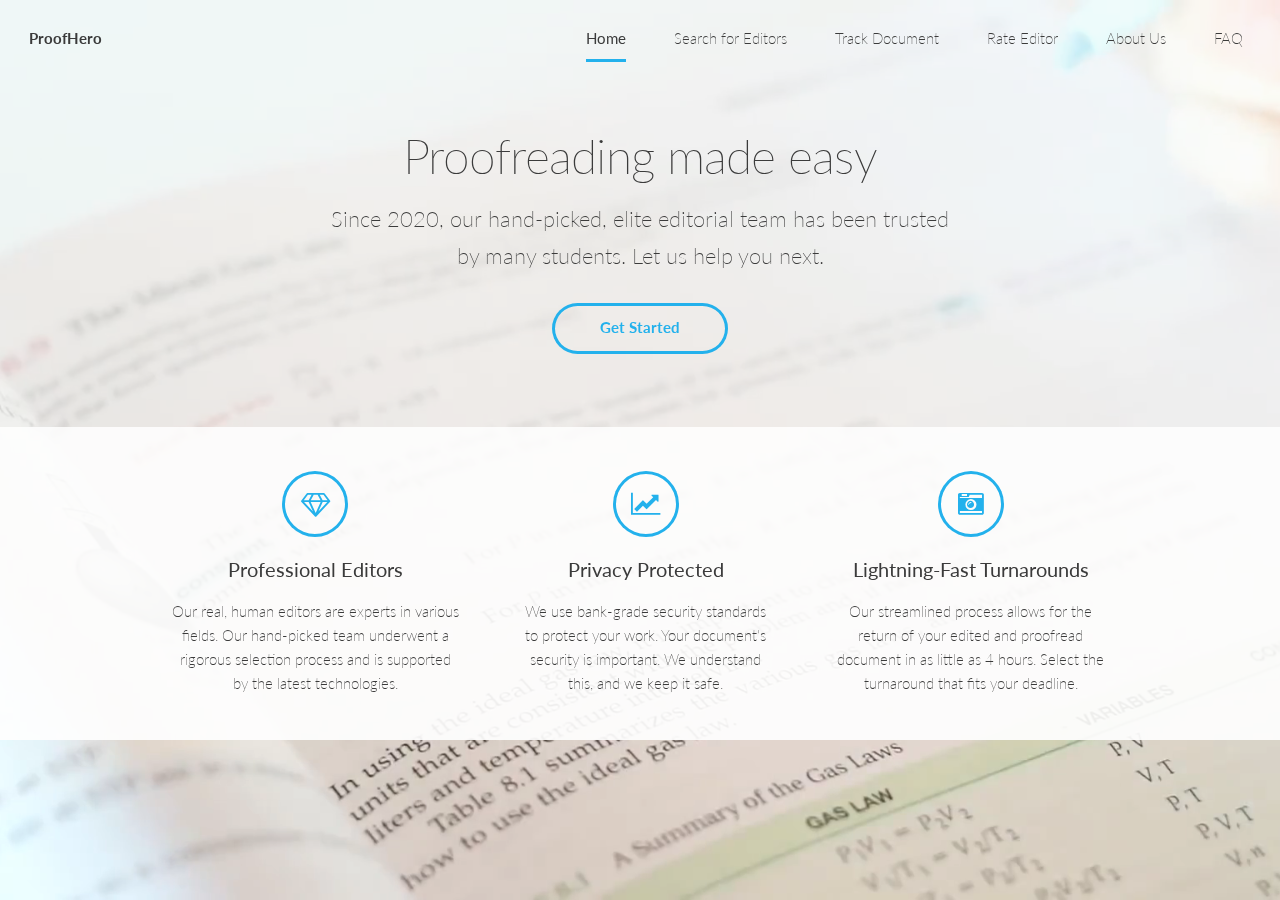
<file: index.html>
<!DOCTYPE HTML>
<html>
	<head>
		<title>ProofHero</title>
		<meta charset="utf-8" />
		<meta name="viewport" content="width=device-width, initial-scale=1, user-scalable=no" />
		<link rel="stylesheet" href="assets/css/main.css" />
	</head>
	<body class="is-preload">

		<!-- Wrapper -->
			<div id="wrapper">

				<!-- Header -->
					<header id="header" class="alt">

						<!-- Logo -->
							<div class="logo">
								<a href="index.html"><strong>ProofHero</strong></a>
							</div>

						<!-- Nav -->
							<nav id="nav">
								<ul>
									<li class="current"><a href="index.html">Home</a></li>
									<li><a href="search.html">Search for Editors</a></li>
									<li><a href="track.html">Track Document</a></li>
									<li><a href="rate.html">Rate Editor</a></li>
									<li><a href="about.html">About Us</a></li>
									<li><a href="faq.html">FAQ</a></li>
								</ul>
							</nav>

					</header>

				<!-- Banner -->
					<section id="banner">
						<div class="content primary">
							<header>
								<h1>Proofreading made easy</h1>
								<p>Since 2020, our hand-picked, elite editorial team has been trusted<br>by many students. Let us help you next. </p>
							</header>
							<ul class="actions special">
								<li><a href="start.html" class="button large wide scrolly">Get Started</a></li>
							</ul>
						</div>
						<div class="content secondary">
							<div class="inner">
								<div class="features">
									<section>
										<span class="icon fa-diamond major"></span>
										<h3>Professional Editors</h3>
										<p>Our real, human editors are experts in various fields. Our hand-picked team underwent a rigorous selection process and is supported by the latest technologies.</p>
									</section>
									<section>
										<span class="icon fa-line-chart major"></span>
										<h3>Privacy Protected</h3>
										<p>We use bank-grade security standards to protect your work. Your document's security is important. We understand this, and we keep it safe.</p>
									</section>
									<section>
										<span class="icon fa-camera-retro major"></span>
										<h3>Lightning-Fast Turnarounds</h3>
										<p>Our streamlined process allows for the return of your edited and proofread document in as little as 4 hours. Select the turnaround that fits your deadline.</p>
									</section>
								</div>
							</div>
						</div>
						<video src="images/banner.mp4" muted autoplay loop playsinline></video>
					</section>
			</div>

		<!-- Scripts -->
			<script src="assets/js/jquery.min.js"></script>
			<script src="assets/js/jquery.dropotron.min.js"></script>
			<script src="assets/js/jquery.selectorr.min.js"></script>
			<script src="assets/js/jquery.scrollex.min.js"></script>
			<script src="assets/js/jquery.scrolly.min.js"></script>
			<script src="assets/js/browser.min.js"></script>
			<script src="assets/js/breakpoints.min.js"></script>
			<script src="assets/js/util.js"></script>
			<script src="assets/js/main.js"></script>

	</body>
</html>
</file>
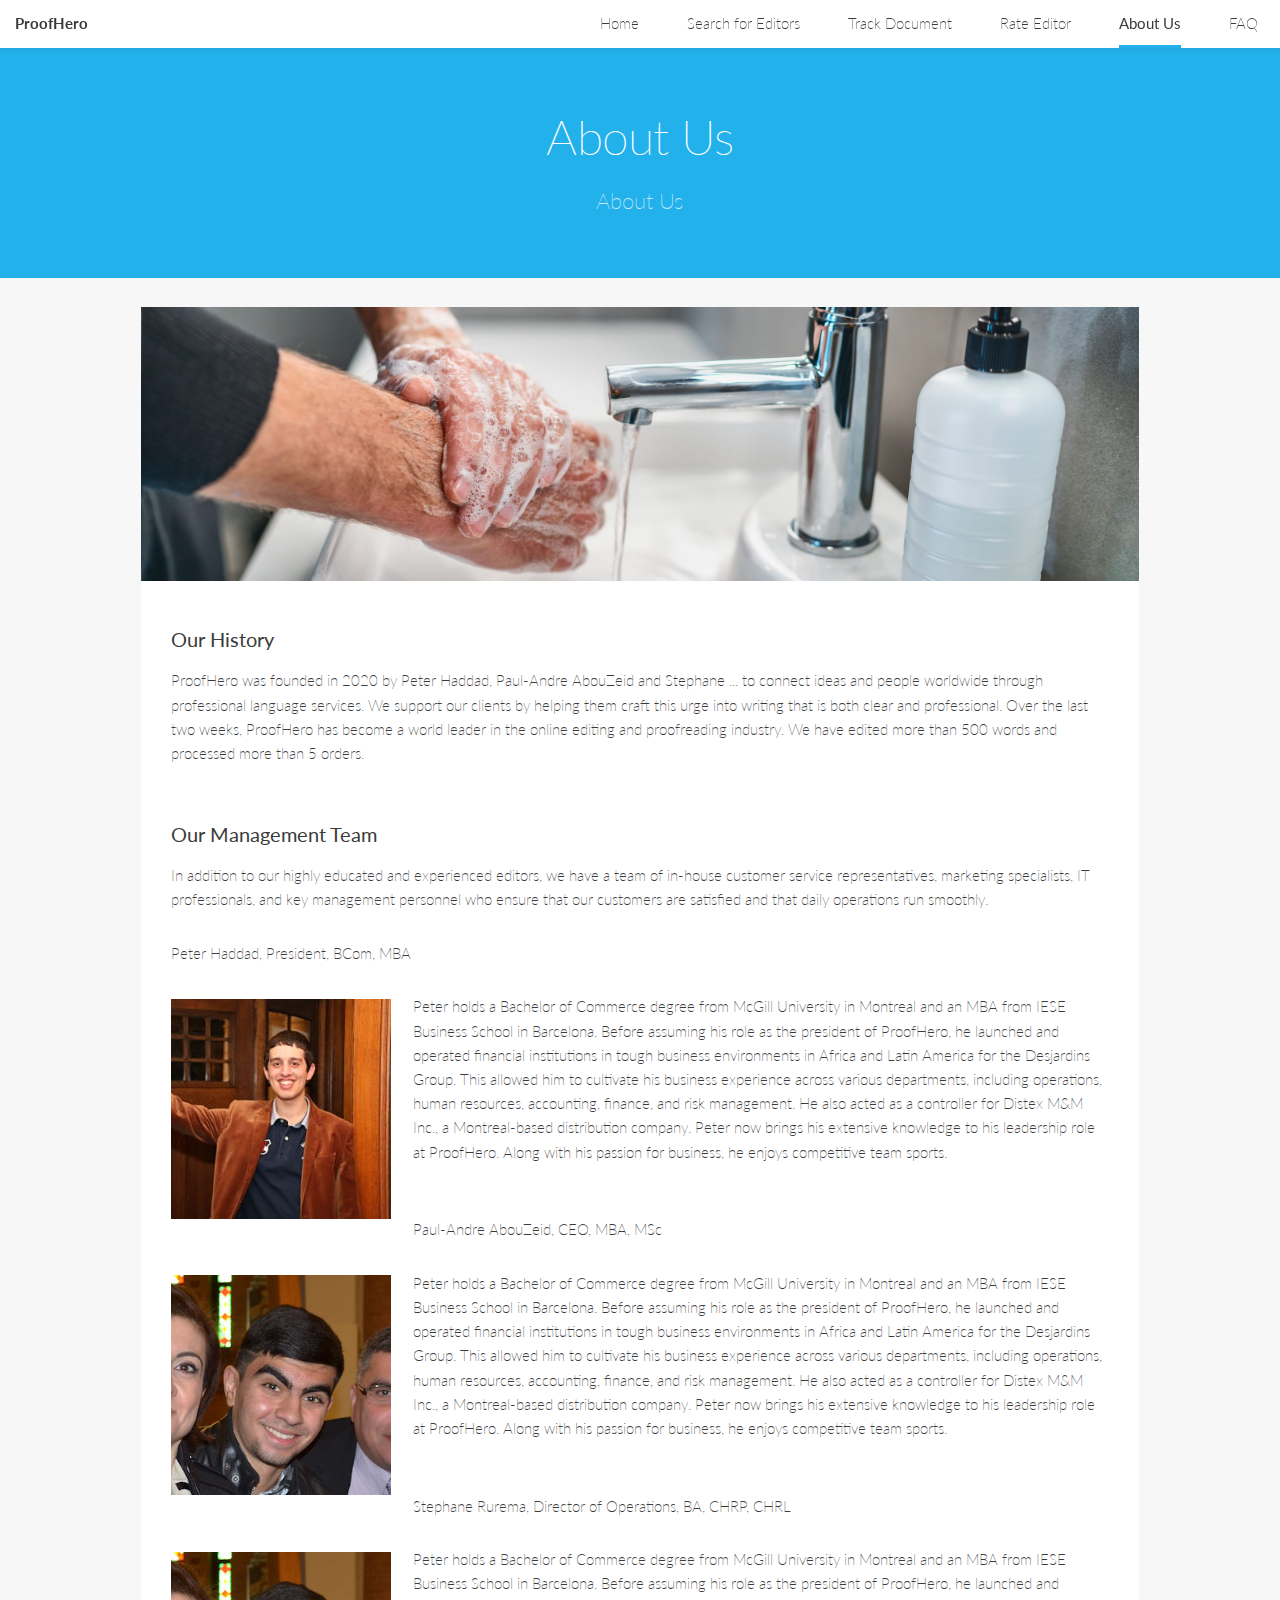
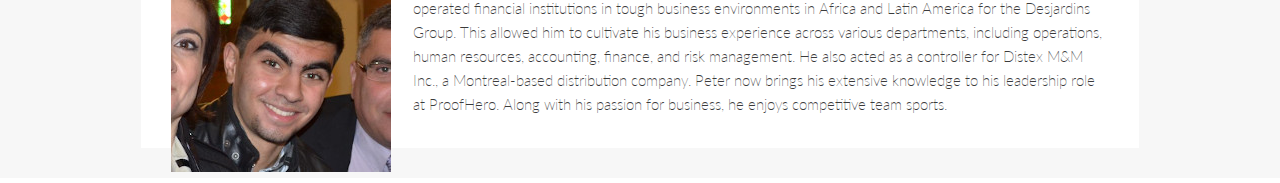
<file: about.html>
<!DOCTYPE HTML>
<html>
	<head>
		<title>ProofHero</title>
		<meta charset="utf-8" />
		<meta name="viewport" content="width=device-width, initial-scale=1, user-scalable=no" />
		<link rel="stylesheet" href="assets/css/main.css" />
		<link rel="stylesheet" href="assets/css/stepbar.css" />
	</head>
	<body class="is-preload">

		<!-- Wrapper -->
			<div id="wrapper">

				<!-- Header -->
					<header id="header">

						<!-- Logo -->
							<div class="logo">
								<a href="index.html"><strong>ProofHero</strong></a>
							</div>

						<!-- Nav -->
							<nav id="nav">
								<ul>
									<li><a href="index.html">Home</a></li>
									<li><a href="search.html">Search for Editors</a></li>
									<li><a href="track.html">Track Document</a></li>
									<li><a href="rate.html">Rate Editor</a></li>
									<li class="current"><a href="about.html">About Us</a></li>
									<li><a href="faq.html">FAQ</a></li>
								</ul>
							</nav>

					</header>

				<!-- Section -->
					<section id="one" class="main alt">
						<header class="accent1">
							<h1>About Us</h1>
							<p>About Us</p>
						</header>
						<div class="inner alt">
							<div class="content">
								<span class="image main"><img src="images/about.jpeg" alt="" /></span>
								<h3>Our History</h3>
								<p>ProofHero was founded in 2020 by Peter Haddad, Paul-Andre AbouZeid and Stephane ... to connect ideas and people worldwide through professional language services. We support our clients by helping them craft this urge into writing that is both clear and professional. Over the last two weeks, ProofHero has become a world leader in the online editing and proofreading industry. We have edited more than 500 words and processed more than 5 orders.</p>
								<br>
								<h3>Our Management Team</h3>
								<p>In addition to our highly educated and experienced editors, we have a team of in-house customer service representatives, marketing specialists, IT professionals, and key management personnel who ensure that our customers are satisfied and that daily operations run smoothly.</p>
								<p>Peter Haddad, President, BCom, MBA</p>
								<p><span class="image left"><img src="images/1.jpg" alt="" /></span>Peter holds a Bachelor of Commerce degree from McGill University in Montreal and an MBA from IESE Business School in Barcelona. Before assuming his role as the president of ProofHero, he launched and operated financial institutions in tough business environments in Africa and Latin America for the Desjardins Group. This allowed him to cultivate his business experience across various departments, including operations, human resources, accounting, finance, and risk management. He also acted as a controller for Distex M&M Inc., a Montreal-based distribution company. Peter now brings his extensive knowledge to his leadership role at ProofHero. Along with his passion for business, he enjoys competitive team sports.</p>
								<br>
								<p>Paul-Andre AbouZeid, CEO, MBA, MSc</p>
								<p><span class="image left"><img src="images/2.jpg" alt="" /></span>Peter holds a Bachelor of Commerce degree from McGill University in Montreal and an MBA from IESE Business School in Barcelona. Before assuming his role as the president of ProofHero, he launched and operated financial institutions in tough business environments in Africa and Latin America for the Desjardins Group. This allowed him to cultivate his business experience across various departments, including operations, human resources, accounting, finance, and risk management. He also acted as a controller for Distex M&M Inc., a Montreal-based distribution company. Peter now brings his extensive knowledge to his leadership role at ProofHero. Along with his passion for business, he enjoys competitive team sports.</p>
								<br>
								<p>Stephane Rurema, Director of Operations, BA, CHRP, CHRL</p>
								<p><span class="image left"><img src="images/3.jpg" alt="" /></span>Peter holds a Bachelor of Commerce degree from McGill University in Montreal and an MBA from IESE Business School in Barcelona. Before assuming his role as the president of ProofHero, he launched and operated financial institutions in tough business environments in Africa and Latin America for the Desjardins Group. This allowed him to cultivate his business experience across various departments, including operations, human resources, accounting, finance, and risk management. He also acted as a controller for Distex M&M Inc., a Montreal-based distribution company. Peter now brings his extensive knowledge to his leadership role at ProofHero. Along with his passion for business, he enjoys competitive team sports.</p>
							</div>
						</div>
					</section>
			</div>

		<!-- Scripts -->
			<script src="assets/js/jquery.min.js"></script>
			<script src="assets/js/jquery.dropotron.min.js"></script>
			<script src="assets/js/jquery.selectorr.min.js"></script>
			<script src="assets/js/jquery.scrollex.min.js"></script>
			<script src="assets/js/jquery.scrolly.min.js"></script>
			<script src="assets/js/browser.min.js"></script>
			<script src="assets/js/breakpoints.min.js"></script>
			<script src="assets/js/util.js"></script>
			<script src="assets/js/main.js"></script>

	</body>
</html>
</file>
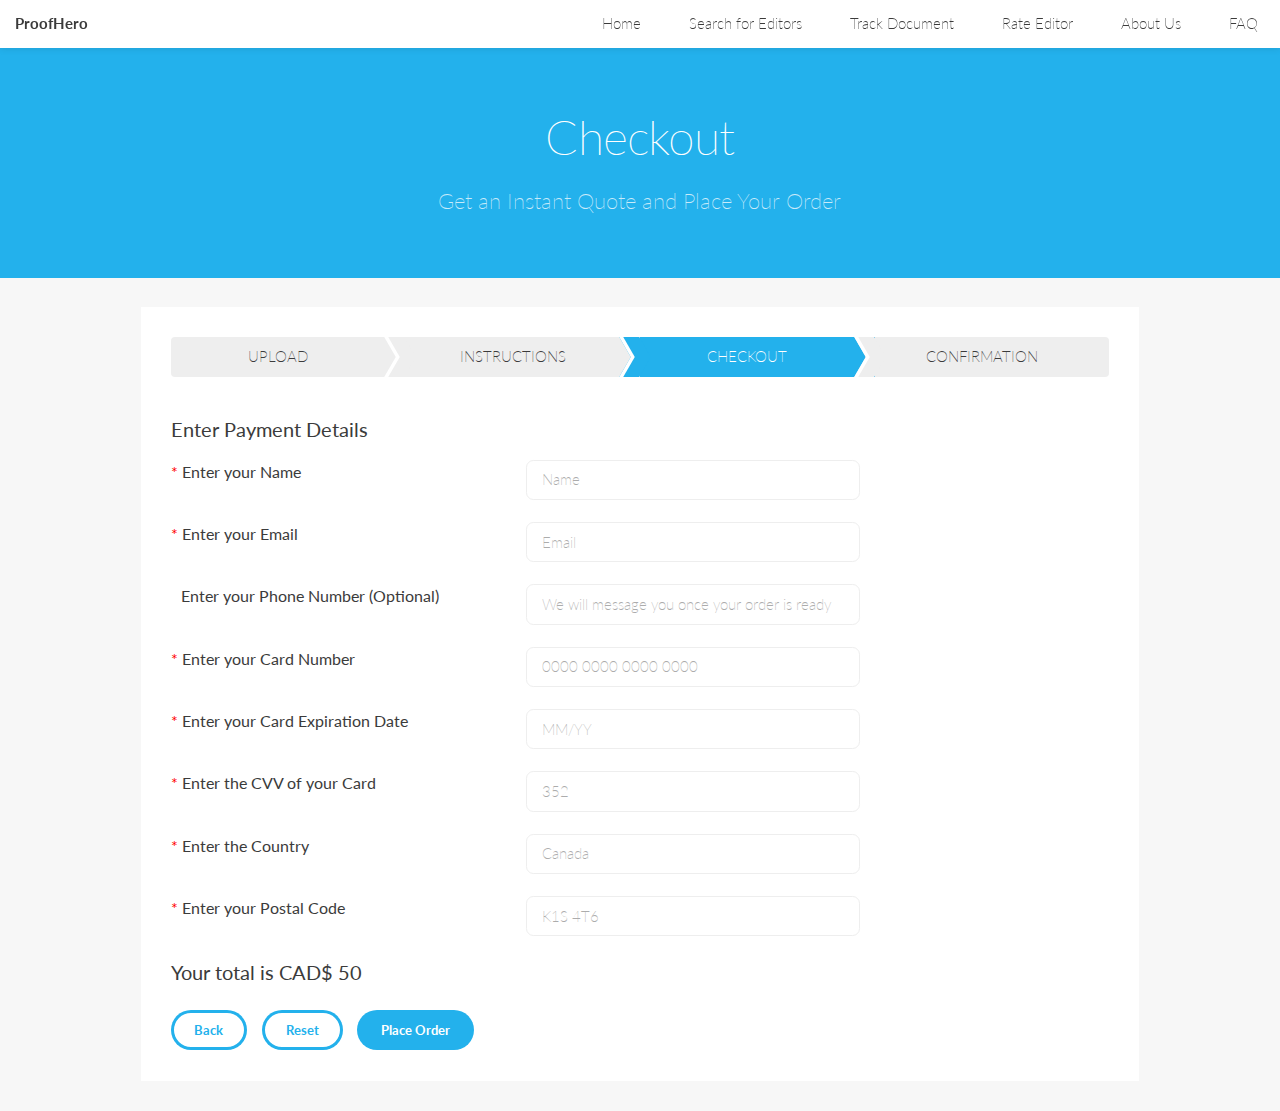
<file: checkout.html>
<!DOCTYPE HTML>
<html>
	<head>
		<title>ProofHero</title>
		<meta charset="utf-8" />
		<meta name="viewport" content="width=device-width, initial-scale=1, user-scalable=no" />
		<link rel="stylesheet" href="assets/css/main.css" />
		<link rel="stylesheet" href="assets/css/stepbar.css" />
	</head>
	<body class="is-preload">

		<!-- Wrapper -->
			<div id="wrapper">

				<!-- Header -->
					<header id="header">

						<!-- Logo -->
							<div class="logo">
								<a href="index.html"><strong>ProofHero</strong></a>
							</div>

						<!-- Nav -->
							<nav id="nav">
								<ul>
									<li><a href="index.html">Home</a></li>
									<li><a href="search.html">Search for Editors</a></li>
									<li><a href="track.html">Track Document</a></li>
									<li><a href="rate.html">Rate Editor</a></li>
									<li><a href="about.html">About Us</a></li>
									<li><a href="faq.html">FAQ</a></li>
								</ul>
							</nav>

					</header>

				<!-- Section -->
					<section id="one" class="main alt">
						<header class="accent1">
							<h1>Checkout</h1>
							<p>Get an Instant Quote and Place Your Order</p>
						</header>
						<div class="inner alt">
							<div class="content">
								<ol class="stepBar step4">
									<li class="step">UPLOAD</li>
									<li class="step">INSTRUCTIONS</li>
									<li class="step current">CHECKOUT</li>
									<li class="step">CONFIRMATION</li>
								</ol><br>

							<h3>Enter Payment Details</h3>
							<form method="post" action="confirmation.html">
								<div class="row gtr-uniform">
									<div class="col-4 col-12-small">
										<h4><strong style="color: red;">*</strong> Enter your Name</h4>
									</div>
									<div class="col-4 col-12-small">
										<input type="text" placeholder="Name" required="required"/>
									</div>
									<br>
									<div class="col-4 col-12-small">
										<h4><strong style="color: red;">*</strong> Enter your Email</h4>
									</div>
									<div class="col-4 col-12-small">
										<input type="email" placeholder="Email" required="required"/>
									</div>
									<br>
									<div class="col-4 col-12-small">
										<h4 style="padding-left: 10px;">Enter your Phone Number (Optional)</h4>
									</div>
									<div class="col-4 col-12-small">
										<input type="text" placeholder="We will message you once your order is ready"/>
									</div>
									<br>
									<div class="col-4 col-12-small">
										<h4><strong style="color: red;">*</strong> Enter your Card Number</h4>
									</div>
									<div class="col-4 col-12-small">
										<input type="text" placeholder="0000 0000 0000 0000" required="required"/>
									</div>
									<br>
									<div class="col-4 col-12-small">
										<h4><strong style="color: red;">*</strong> Enter your Card Expiration Date</h4>
									</div>
									<div class="col-4 col-12-small">
										<input type="text" placeholder="MM/YY" required="required"/>
									</div>
									<br>
									<div class="col-4 col-12-small">
										<h4><strong style="color: red;">*</strong> Enter the CVV of your Card</h4>
									</div>
									<div class="col-4 col-12-small">
										<input type="text" placeholder="352" required="required"/>
									</div>
									<br>
									<div class="col-4 col-12-small">
										<h4><strong style="color: red;">*</strong> Enter the Country</h4>
									</div>
									<div class="col-4 col-12-small">
										<input type="text" placeholder="Canada" required="required"/>
									</div>
									<br>
									<div class="col-4 col-12-small">
										<h4><strong style="color: red;">*</strong> Enter your Postal Code</h4>
									</div>
									<div class="col-4 col-12-small">
										<input type="text" placeholder="K1S 4T6" required="required"/>
									</div>
									<br>
									<div class="col-4 col-12-small">
										<h3>Your total is CAD$ 50</h3>
									</div>
									
									<div class="col-12">
										<ul class="actions">
											<li><a href="instructions.html" class="button">Back</a></li>
											<li><input type="reset" value="Reset" /></li>
											<li><input type="submit" id="submit" disabled="disabled" value="Place Order" class="primary" /></li>
										</ul>
									</div>
								</div>
							</form>
							<script>
							var submitButton = document.getElementById("submit");
							document.addEventListener("DOMContentLoaded", function() {
							    $(submit).prop("disabled", false);
							    $("#contact_form").submit(function() {
							        $(submit).prop("disabled", true);
							    });
							});
							window.addEventListener("pageshow", function() {
							    submit.disabled = false;
							});
							</script>
							</div>
						</div>
					</section>
			</div>

		<!-- Scripts -->
			<script src="assets/js/jquery.min.js"></script>
			<script src="assets/js/jquery.dropotron.min.js"></script>
			<script src="assets/js/jquery.selectorr.min.js"></script>
			<script src="assets/js/jquery.scrollex.min.js"></script>
			<script src="assets/js/jquery.scrolly.min.js"></script>
			<script src="assets/js/browser.min.js"></script>
			<script src="assets/js/breakpoints.min.js"></script>
			<script src="assets/js/util.js"></script>
			<script src="assets/js/main.js"></script>

	</body>
</html>
</file>
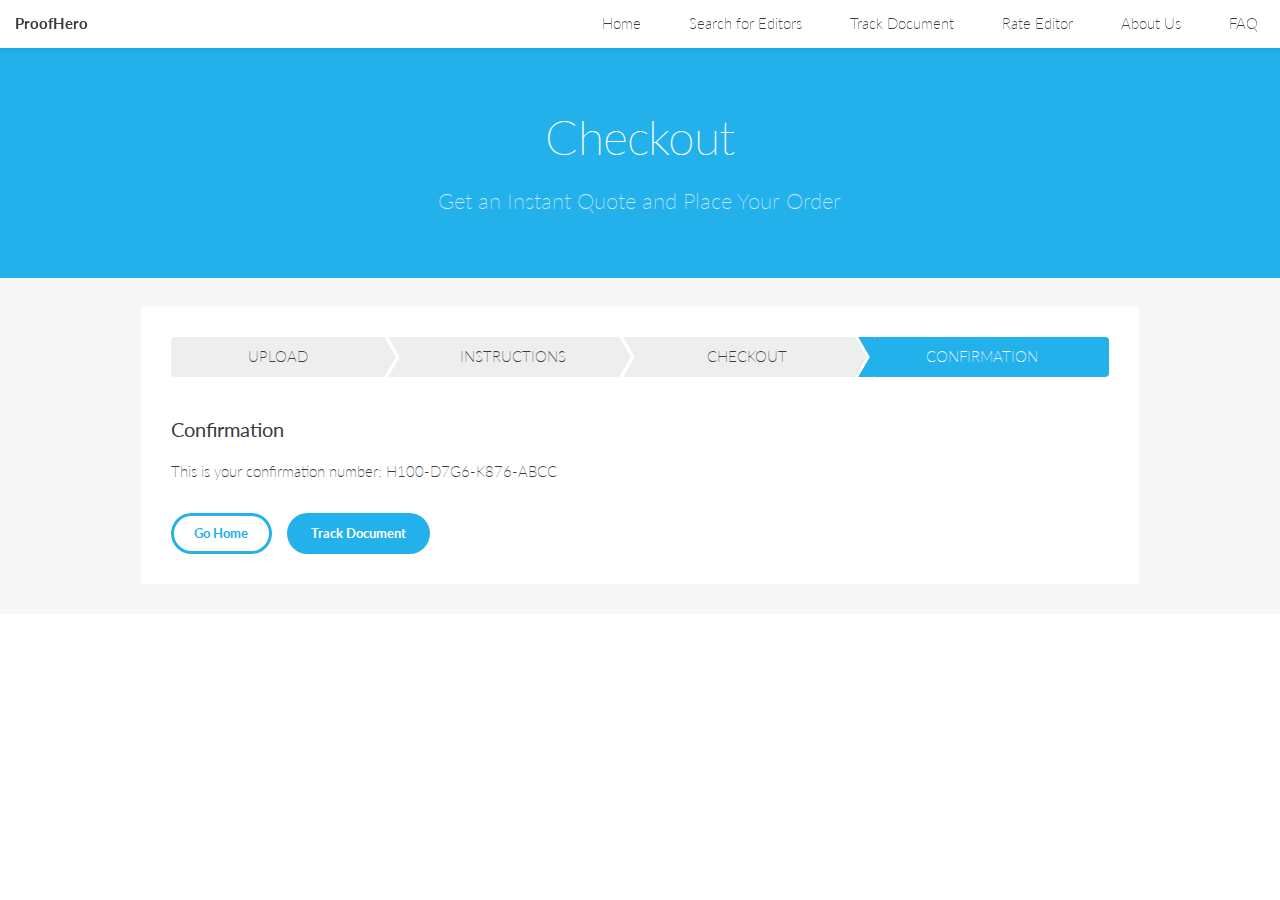
<file: confirmation.html>
<!DOCTYPE HTML>
<html>
	<head>
		<title>ProofHero</title>
		<meta charset="utf-8" />
		<meta name="viewport" content="width=device-width, initial-scale=1, user-scalable=no" />
		<link rel="stylesheet" href="assets/css/main.css" />
		<link rel="stylesheet" href="assets/css/stepbar.css" />
	</head>
	<body class="is-preload">

		<!-- Wrapper -->
			<div id="wrapper">

				<!-- Header -->
					<header id="header">

						<!-- Logo -->
							<div class="logo">
								<a href="index.html"><strong>ProofHero</strong></a>
							</div>

						<!-- Nav -->
							<nav id="nav">
								<ul>
									<li><a href="index.html">Home</a></li>
									<li><a href="search.html">Search for Editors</a></li>
									<li><a href="track.html">Track Document</a></li>
									<li><a href="rate.html">Rate Editor</a></li>
									<li><a href="about.html">About Us</a></li>
									<li><a href="faq.html">FAQ</a></li>
								</ul>
							</nav>

					</header>

				<!-- Section -->
					<section id="one" class="main alt">
						<header class="accent1">
							<h1>Checkout</h1>
							<p>Get an Instant Quote and Place Your Order</p>
						</header>
						<div class="inner alt">
							<div class="content">
								<ol class="stepBar step4">
									<li class="step">UPLOAD</li>
									<li class="step">INSTRUCTIONS</li>
									<li class="step">CHECKOUT</li>
									<li class="step current">CONFIRMATION</li>
								</ol><br>

								<h3>Confirmation</h3>
								<p>This is your confirmation number: H100-D7G6-K876-ABCC</p>
								<ul class="actions">
									<li><a href="index.html" class="button">Go Home</a></li>
									<li><a href="track.html" class="button primary">Track Document</a></li>
								</ul>
							</div>
						</div>
					</section>
			</div>

		<!-- Scripts -->
			<script src="assets/js/jquery.min.js"></script>
			<script src="assets/js/jquery.dropotron.min.js"></script>
			<script src="assets/js/jquery.selectorr.min.js"></script>
			<script src="assets/js/jquery.scrollex.min.js"></script>
			<script src="assets/js/jquery.scrolly.min.js"></script>
			<script src="assets/js/browser.min.js"></script>
			<script src="assets/js/breakpoints.min.js"></script>
			<script src="assets/js/util.js"></script>
			<script src="assets/js/main.js"></script>

	</body>
</html>
</file>
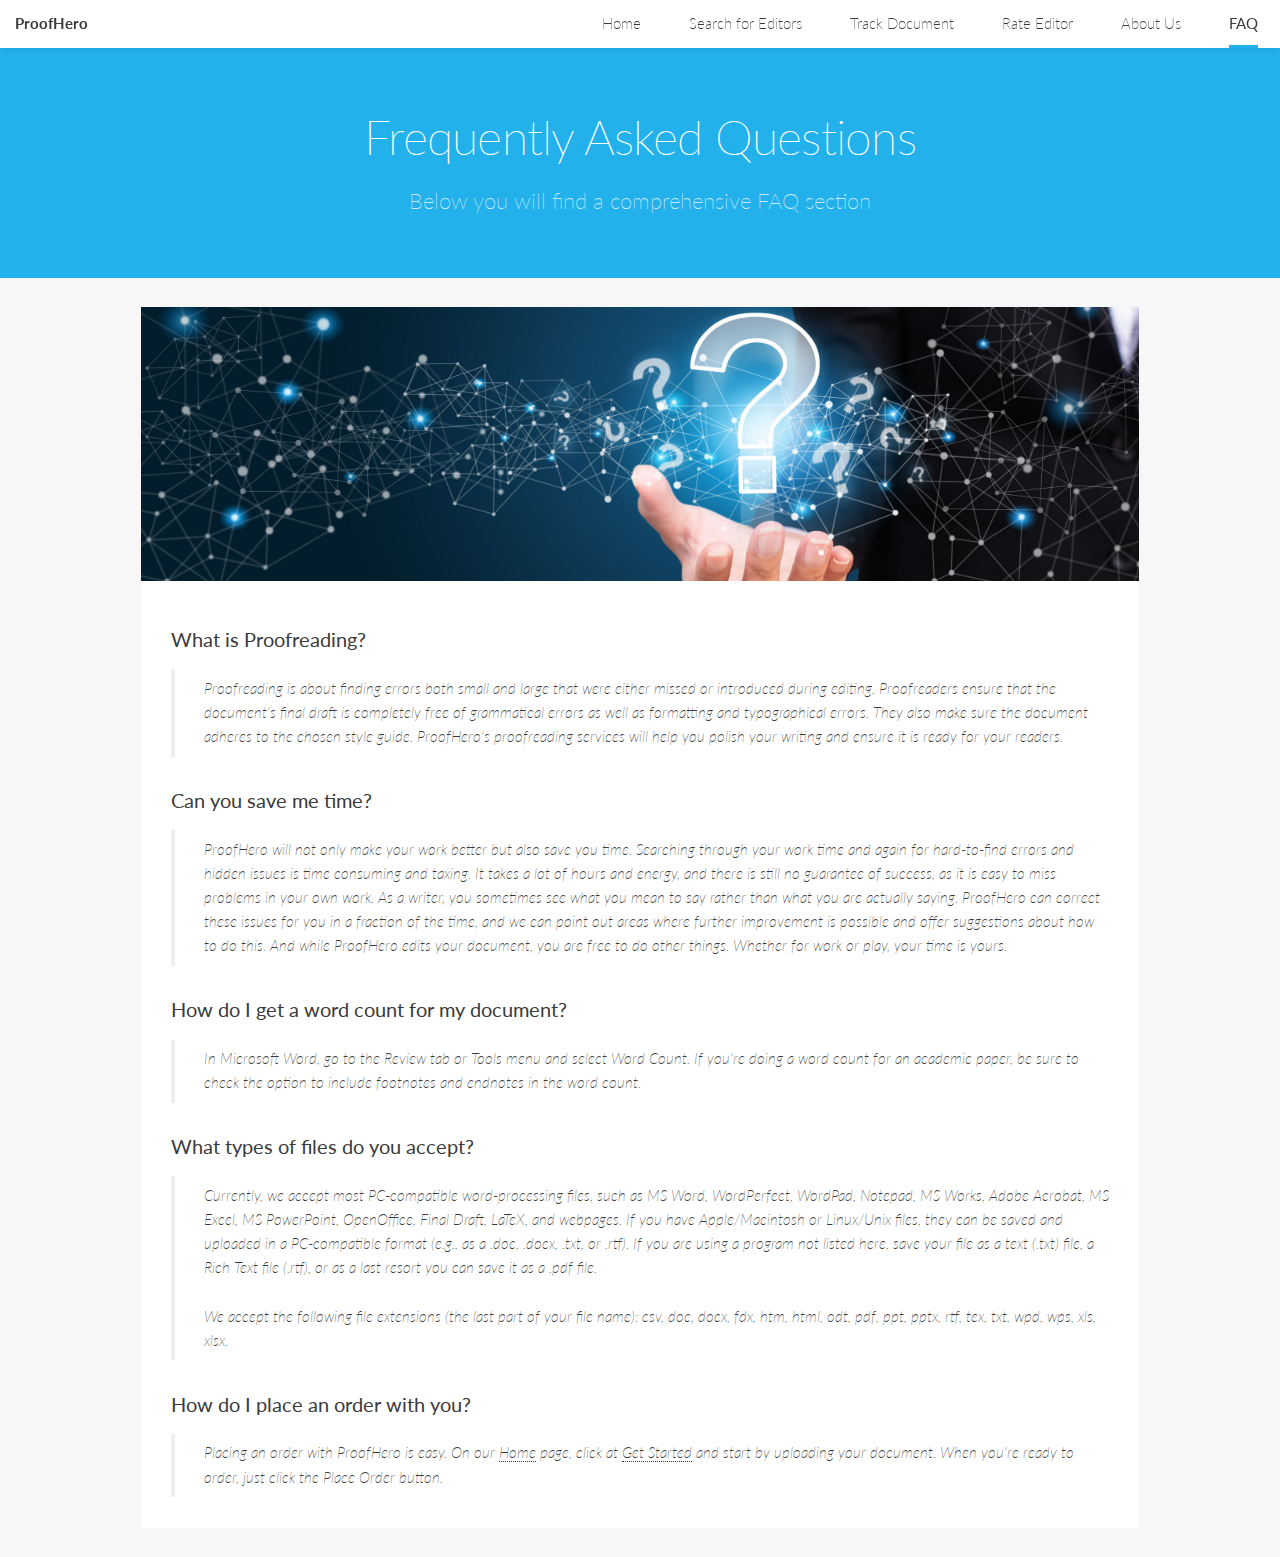
<file: faq.html>
<!DOCTYPE HTML>
<html>
	<head>
		<title>ProofHero</title>
		<meta charset="utf-8" />
		<meta name="viewport" content="width=device-width, initial-scale=1, user-scalable=no" />
		<link rel="stylesheet" href="assets/css/main.css" />
		<link rel="stylesheet" href="assets/css/stepbar.css" />
	</head>
	<body class="is-preload">

		<!-- Wrapper -->
			<div id="wrapper">

				<!-- Header -->
					<header id="header">

						<!-- Logo -->
							<div class="logo">
								<a href="index.html"><strong>ProofHero</strong></a>
							</div>

						<!-- Nav -->
							<nav id="nav">
								<ul>
									<li><a href="index.html">Home</a></li>
									<li><a href="search.html">Search for Editors</a></li>
									<li><a href="track.html">Track Document</a></li>
									<li><a href="rate.html">Rate Editor</a></li>
									<li><a href="about.html">About Us</a></li>
									<li class="current"><a href="faq.html">FAQ</a></li>
								</ul>
							</nav>

					</header>

				<!-- Section -->
					<section id="one" class="main alt">
						<header class="accent1">
							<h1>Frequently Asked Questions</h1>
							<p>Below you will find a comprehensive FAQ section</p>
						</header>
						<div class="inner alt">
							<div class="content">
								<span class="image main"><img src="images/faq.jpg" alt="" /></span>
								<h3>What is Proofreading?</h3>
								<blockquote>Proofreading is about finding errors both small and large that were either missed or introduced during editing. Proofreaders ensure that the document's final draft is completely free of grammatical errors as well as formatting and typographical errors. They also make sure the document adheres to the chosen style guide. ProofHero's proofreading services will help you polish your writing and ensure it is ready for your readers.</blockquote>
								<h3>Can you save me time?</h3>
								<blockquote>ProofHero will not only make your work better but also save you time. Searching through your work time and again for hard-to-find errors and hidden issues is time consuming and taxing. It takes a lot of hours and energy, and there is still no guarantee of success, as it is easy to miss problems in your own work. As a writer, you sometimes see what you mean to say rather than what you are actually saying. ProofHero can correct these issues for you in a fraction of the time, and we can point out areas where further improvement is possible and offer suggestions about how to do this. And while ProofHero edits your document, you are free to do other things. Whether for work or play, your time is yours.</blockquote>
								<h3>How do I get a word count for my document?</h3>
								<blockquote>In Microsoft Word, go to the Review tab or Tools menu and select Word Count. If you're doing a word count for an academic paper, be sure to check the option to include footnotes and endnotes in the word count.</blockquote>
								<h3>What types of files do you accept? </h3>
								<blockquote>Currently, we accept most PC-compatible word-processing files, such as MS Word, WordPerfect, WordPad, Notepad, MS Works, Adobe Acrobat, MS Excel, MS PowerPoint, OpenOffice, Final Draft, LaTeX, and webpages. If you have Apple/Macintosh or Linux/Unix files, they can be saved and uploaded in a PC-compatible format (e.g., as a .doc, .docx, .txt, or .rtf).  If you are using a program not listed here, save your file as a text (.txt) file, a Rich Text file (.rtf), or as a last resort you can save it as a .pdf file.<br><br>We accept the following file extensions (the last part of your file name): csv, doc, docx, fdx, htm, html, odt, pdf, ppt, pptx, rtf, tex, txt, wpd, wps, xls, xlsx.</blockquote>
								<h3>How do I place an order with you?</h3>
								<blockquote>Placing an order with ProofHero is easy. On our <a href="index.html">Home</a> page, click at <a href="start.html">Get Started</a> and start by uploading your document. When you're ready to order, just click the Place Order button.</blockquote>
							</div>
						</div>
					</section>
			</div>

		<!-- Scripts -->
			<script src="assets/js/jquery.min.js"></script>
			<script src="assets/js/jquery.dropotron.min.js"></script>
			<script src="assets/js/jquery.selectorr.min.js"></script>
			<script src="assets/js/jquery.scrollex.min.js"></script>
			<script src="assets/js/jquery.scrolly.min.js"></script>
			<script src="assets/js/browser.min.js"></script>
			<script src="assets/js/breakpoints.min.js"></script>
			<script src="assets/js/util.js"></script>
			<script src="assets/js/main.js"></script>

	</body>
</html>
</file>
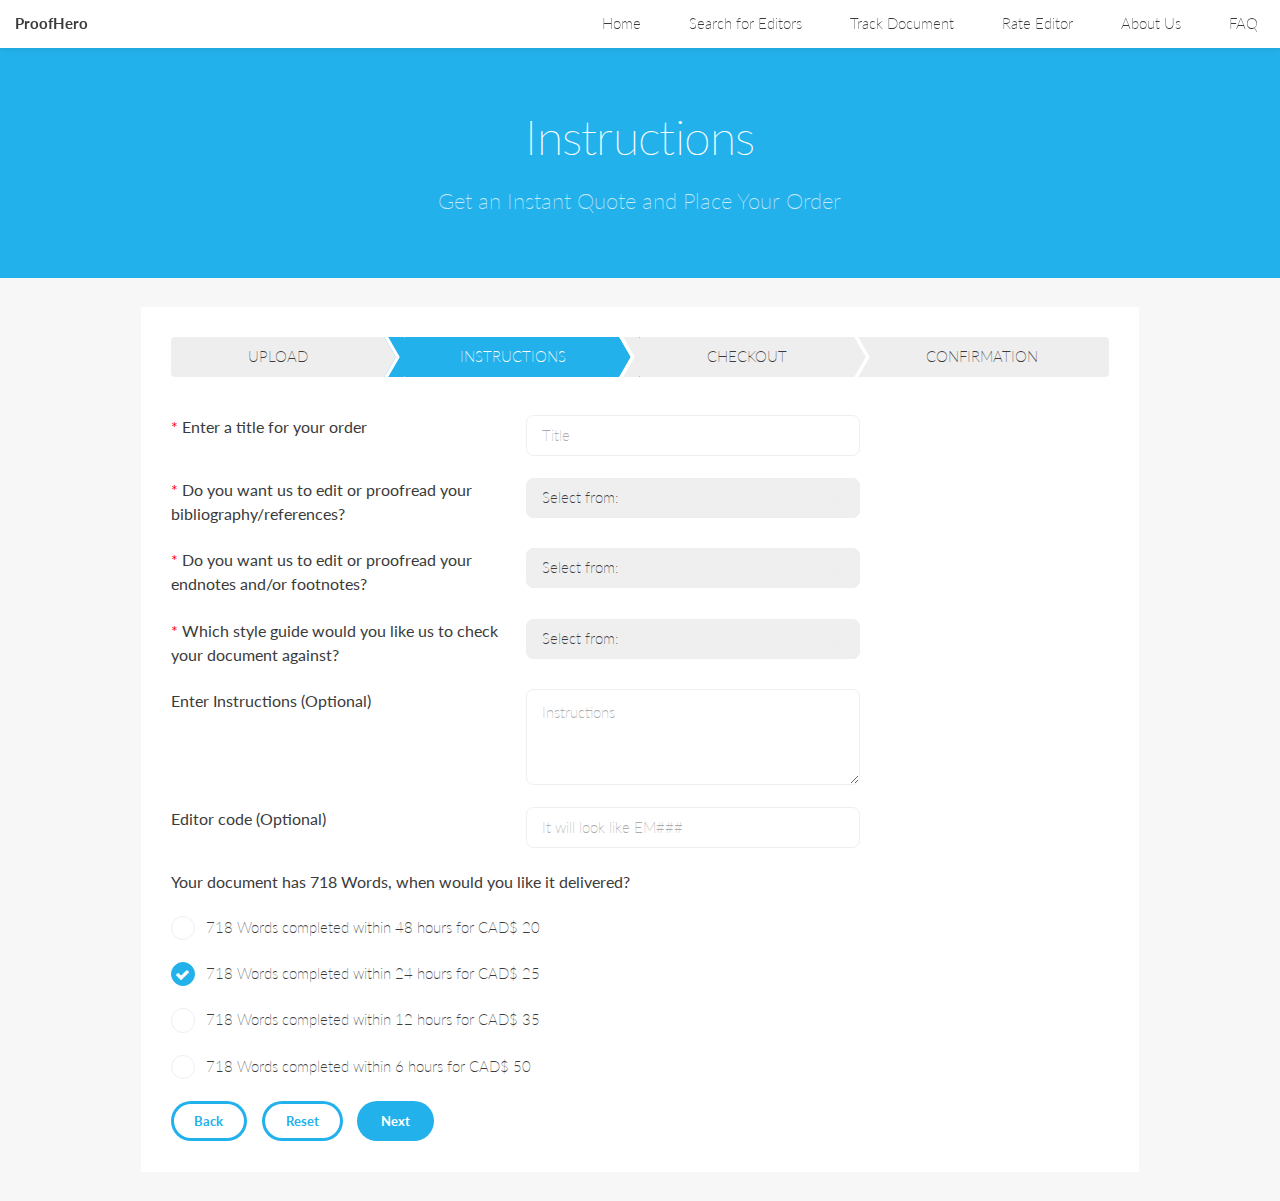
<file: instructions.html>
<!DOCTYPE HTML>
<html>
	<head>
		<title>ProofHero</title>
		<meta charset="utf-8" />
		<meta name="viewport" content="width=device-width, initial-scale=1, user-scalable=no" />
		<link rel="stylesheet" href="assets/css/main.css" />
		<link rel="stylesheet" href="assets/css/stepbar.css" />
	</head>
	<body class="is-preload">

		<!-- Wrapper -->
			<div id="wrapper">

				<!-- Header -->
					<header id="header">

						<!-- Logo -->
							<div class="logo">
								<a href="index.html"><strong>ProofHero</strong></a>
							</div>

						<!-- Nav -->
							<nav id="nav">
								<ul>
									<li><a href="index.html">Home</a></li>
									<li><a href="search.html">Search for Editors</a></li>
									<li><a href="track.html">Track Document</a></li>
									<li><a href="rate.html">Rate Editor</a></li>
									<li><a href="about.html">About Us</a></li>
									<li><a href="faq.html">FAQ</a></li>
								</ul>
							</nav>

					</header>

				<!-- Section -->
					<section id="one" class="main alt">
						<header class="accent1">
							<h1>Instructions</h1>
							<p>Get an Instant Quote and Place Your Order</p>
						</header>
						<div class="inner alt">
							<div class="content">
								<ol class="stepBar step4">
									<li class="step">UPLOAD</li>
									<li class="step current">INSTRUCTIONS</li>
									<li class="step">CHECKOUT</li>
									<li class="step">CONFIRMATION</li>
								</ol><br>

							<form method="post" action="checkout.html">
								<div class="row gtr-uniform">
									<div class="col-4 col-12-small">
										<h4><strong style="color: red;">*</strong> Enter a title for your order</h4>
									</div>
									<div class="col-4 col-12-small">
										<input type="text" placeholder="Title" required="required"/>
									</div>
									<br>
									<div class="col-4 col-12-small">
										<h4><strong style="color: red;">*</strong> Do you want us to edit or proofread your bibliography/references?</h4>
									</div>
									<div class="col-4 col-12-small">
										<select name="demo-category" id="demo-category" required="required">
											<option value="">Select from:</option>
											<option value="1">Yes</option>
											<option value="1">No</option>
										</select>
									</div>
									<br>
									<div class="col-4 col-12-small">
										<h4><strong style="color: red;">*</strong> Do you want us to edit or proofread your endnotes and/or footnotes?</h4>
									</div>
									<div class="col-4 col-12-small">
										<select name="demo-category" id="demo-category" required="required">
											<option value="">Select from:</option>
											<option value="1">Yes</option>
											<option value="1">No</option>
										</select>
									</div>
									<br>
									<div class="col-4 col-12-small">
										<h4><strong style="color: red;">*</strong> Which style guide would you like us to check your document against?</h4>
									</div>
									<div class="col-4 col-12-small">
										<select name="demo-category" id="demo-category" required="required">
											<option value="">Select from:</option>
											<option value="1">I don't know; please just make it consistent</option>
											<option value="1">I don't need references checked</option>
											<option value="1">Harvard</option>
											<option value="1">IEEE</option>
										</select>
									</div>
									<br>
									<div class="col-4 col-12-small">
										<h4>Enter Instructions (Optional)</h4>
									</div>
									<div class="col-4 col-12-small">
										<textarea name="demo-message" id="demo-message" placeholder="Instructions" rows="3"></textarea>
									</div>
									<br>
									<div class="col-4 col-12-small">
										<h4>Editor code (Optional)</h4>
									</div>
									<div class="col-4 col-12-small">
										<input type="text" placeholder="It will look like EM###" />
									</div>
									<div class="col-12">
										<h4>Your document has 718 Words, when would you like it delivered?</h4>
									</div>
									<div class="col-12">
										<input type="radio" id="demo-priority-low" name="demo-priority">
										<label for="demo-priority-low"> 718 Words completed within 48 hours for CAD$ 20</label>
									</div>
									<div class="col-12">
										<input type="radio" id="demo-priority-normal" name="demo-priority" checked>
										<label for="demo-priority-normal"> 718 Words completed within 24 hours for CAD$ 25</label>
									</div>
									<div class="col-12">
										<input type="radio" id="demo-priority-high" name="demo-priority">
										<label for="demo-priority-high"> 718 Words completed within 12 hours for CAD$ 35</label>
									</div>
									<div class="col-12">
										<input type="radio" id="demo-priority-extreme" name="demo-priority">
										<label for="demo-priority-extreme"> 718 Words completed within 6 hours for CAD$ 50</label>
									</div>
									<div class="col-12">
										<ul class="actions">
											<li><a href="start.html" class="button">Back</a></li>
											<li><input type="reset" value="Reset" /></li>
											<li><input type="submit" id="submit" disabled="disabled" value="Next" class="primary" /></li>
										</ul>
									</div>
								</div>
							</form>
							<script>
							var submitButton = document.getElementById("submit");
							document.addEventListener("DOMContentLoaded", function() {
							    $(submit).prop("disabled", false);
							    $("#contact_form").submit(function() {
							        $(submit).prop("disabled", true);
							    });
							});
							window.addEventListener("pageshow", function() {
							    submit.disabled = false;
							});
							</script>
							</div>
						</div>
					</section>
			</div>

		<!-- Scripts -->
			<script src="assets/js/jquery.min.js"></script>
			<script src="assets/js/jquery.dropotron.min.js"></script>
			<script src="assets/js/jquery.selectorr.min.js"></script>
			<script src="assets/js/jquery.scrollex.min.js"></script>
			<script src="assets/js/jquery.scrolly.min.js"></script>
			<script src="assets/js/browser.min.js"></script>
			<script src="assets/js/breakpoints.min.js"></script>
			<script src="assets/js/util.js"></script>
			<script src="assets/js/main.js"></script>

	</body>
</html>
</file>
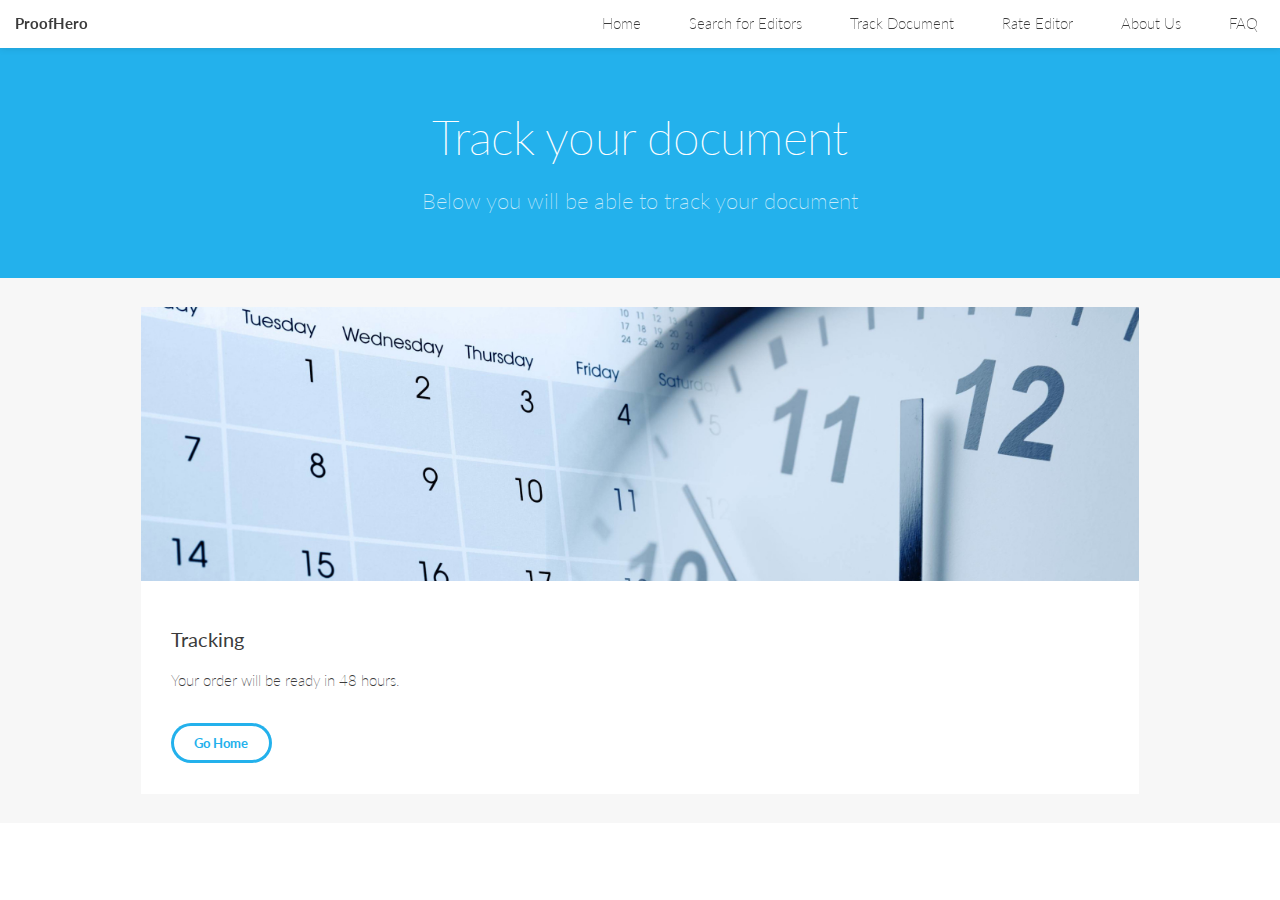
<file: order.html>
<!DOCTYPE HTML>
<html>
	<head>
		<title>ProofHero</title>
		<meta charset="utf-8" />
		<meta name="viewport" content="width=device-width, initial-scale=1, user-scalable=no" />
		<link rel="stylesheet" href="assets/css/main.css" />
		<link rel="stylesheet" href="assets/css/stepbar.css" />
	</head>
	<body class="is-preload">

		<!-- Wrapper -->
			<div id="wrapper">

				<!-- Header -->
					<header id="header">

						<!-- Logo -->
							<div class="logo">
								<a href="index.html"><strong>ProofHero</strong></a>
							</div>

						<!-- Nav -->
							<nav id="nav">
								<ul>
									<li><a href="index.html">Home</a></li>
									<li><a href="search.html">Search for Editors</a></li>
									<li><a href="track.html">Track Document</a></li>
									<li><a href="rate.html">Rate Editor</a></li>
									<li><a href="about.html">About Us</a></li>
									<li><a href="faq.html">FAQ</a></li>
								</ul>
							</nav>

					</header>

				<!-- Section -->
					<section id="one" class="main alt">
						<header class="accent1">
							<h1>Track your document</h1>
							<p>Below you will be able to track your document</p>
						</header>
						<div class="inner alt">
							<div class="content">
								<span class="image main"><img src="images/track.jpg" alt="" /></span>
								<h3>Tracking</h3>
								<p>Your order will be ready in 48 hours.</p>
								<ul class="actions">
									<li><a href="index.html" class="button">Go Home</a></li>
								</ul>
							</div>
						</div>
					</section>
			</div>

		<!-- Scripts -->
			<script src="assets/js/jquery.min.js"></script>
			<script src="assets/js/jquery.dropotron.min.js"></script>
			<script src="assets/js/jquery.selectorr.min.js"></script>
			<script src="assets/js/jquery.scrollex.min.js"></script>
			<script src="assets/js/jquery.scrolly.min.js"></script>
			<script src="assets/js/browser.min.js"></script>
			<script src="assets/js/breakpoints.min.js"></script>
			<script src="assets/js/util.js"></script>
			<script src="assets/js/main.js"></script>

	</body>
</html>
</file>
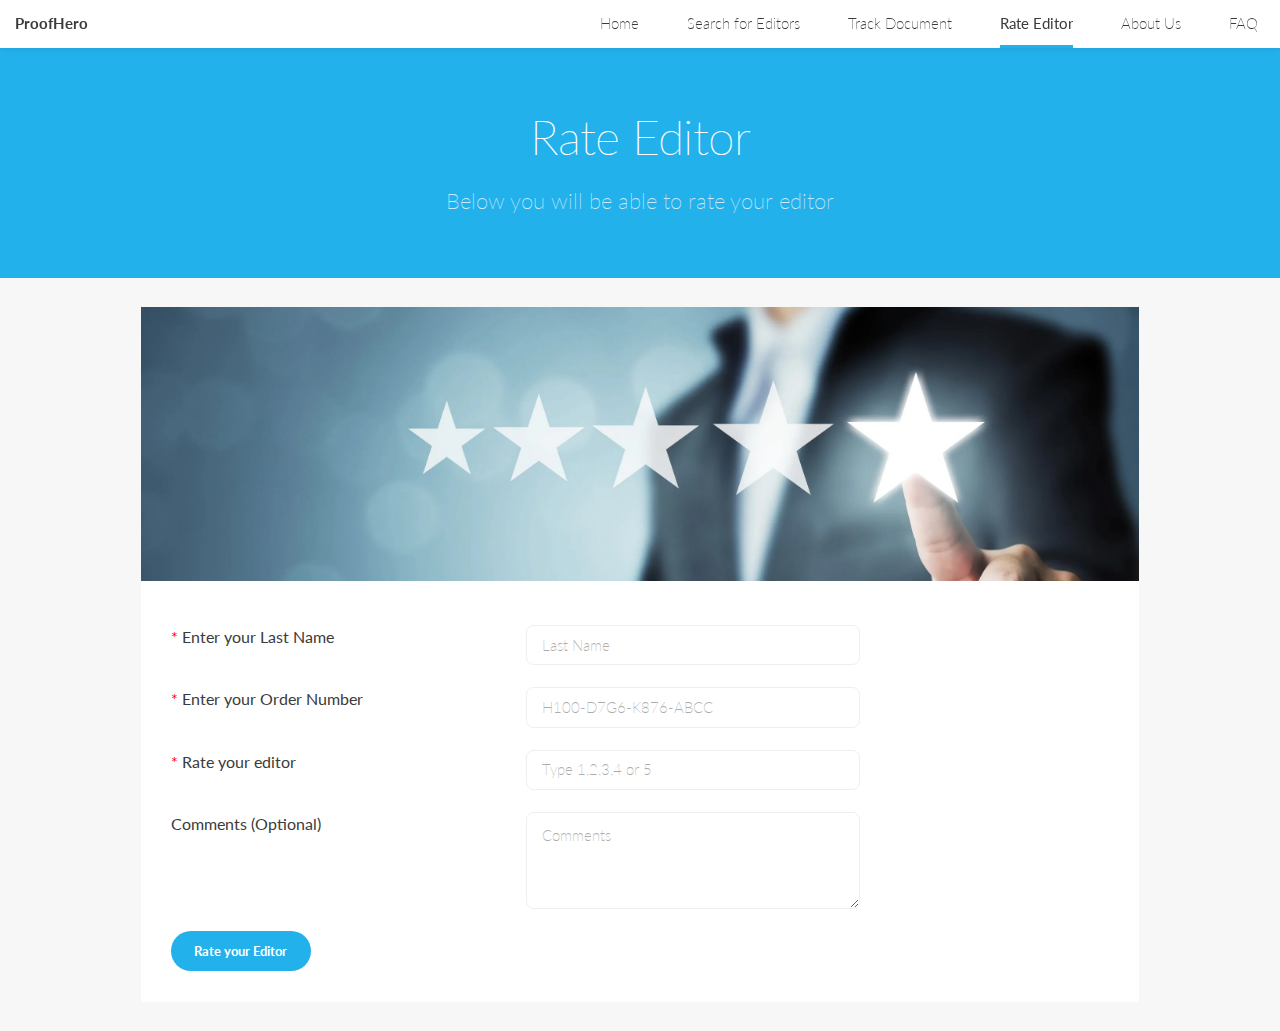
<file: rate.html>
<!DOCTYPE HTML>
<html>
	<head>
		<title>ProofHero</title>
		<meta charset="utf-8" />
		<meta name="viewport" content="width=device-width, initial-scale=1, user-scalable=no" />
		<link rel="stylesheet" href="assets/css/main.css" />
		<link rel="stylesheet" href="assets/css/stepbar.css" />
	</head>
	<body class="is-preload">

		<!-- Wrapper -->
			<div id="wrapper">

				<!-- Header -->
					<header id="header">

						<!-- Logo -->
							<div class="logo">
								<a href="index.html"><strong>ProofHero</strong></a>
							</div>

						<!-- Nav -->
							<nav id="nav">
								<ul>
									<li><a href="index.html">Home</a></li>
									<li><a href="search.html">Search for Editors</a></li>
									<li><a href="track.html">Track Document</a></li>
									<li class="current"><a href="rate.html">Rate Editor</a></li>
									<li><a href="about.html">About Us</a></li>
									<li><a href="faq.html">FAQ</a></li>
								</ul>
							</nav>

					</header>

				<!-- Section -->
					<section id="one" class="main alt">
						<header class="accent1">
							<h1>Rate Editor</h1>
							<p>Below you will be able to rate your editor</p>
						</header>
						<div class="inner alt">
							<div class="content">
							<span class="image main"><img src="images/rate.jpeg" alt="" /></span>
							<form action="thanks.html">
								<div class="row gtr-uniform">
									<div class="col-4 col-12-small">
										<h4><strong style="color: red;">*</strong> Enter your Last Name</h4>
									</div>
									<div class="col-4 col-12-small">
										<input type="text" placeholder="Last Name" required="required"/>
									</div>
									<br>
									<div class="col-4 col-12-small">
										<h4><strong style="color: red;">*</strong> Enter your Order Number</h4>
									</div>
									<div class="col-4 col-12-small">
										<input type="text" placeholder="H100-D7G6-K876-ABCC" required="required"/>
									</div>
									<br>
									<div class="col-4 col-12-small">
										<h4><strong style="color: red;">*</strong> Rate your editor</h4>
									</div>
									<div class="col-4 col-12-small">
										<input type="text" placeholder="Type 1,2,3,4 or 5" required="required"/>
									</div>
									<br>
									<div class="col-4 col-12-small">
										<h4> Comments (Optional)</h4>
									</div>
									<div class="col-4 col-12-small">
										<textarea name="demo-message" id="demo-message" placeholder="Comments" rows="3"></textarea>
									</div>
									<div class="col-12">
										<ul class="actions">
											<li><input type="submit" id="submit" disabled="disabled" value="Rate your Editor" class="primary" /></li>
										</ul>
									</div>
								</div>
							</form>
							<script>
							var submitButton = document.getElementById("submit");
							document.addEventListener("DOMContentLoaded", function() {
							    $(submit).prop("disabled", false);
							    $("#contact_form").submit(function() {
							        $(submit).prop("disabled", true);
							    });
							});
							window.addEventListener("pageshow", function() {
							    submit.disabled = false;
							});
							</script>
							</div>
						</div>
					</section>
			</div>

		<!-- Scripts -->
			<script src="assets/js/jquery.min.js"></script>
			<script src="assets/js/jquery.dropotron.min.js"></script>
			<script src="assets/js/jquery.selectorr.min.js"></script>
			<script src="assets/js/jquery.scrollex.min.js"></script>
			<script src="assets/js/jquery.scrolly.min.js"></script>
			<script src="assets/js/browser.min.js"></script>
			<script src="assets/js/breakpoints.min.js"></script>
			<script src="assets/js/util.js"></script>
			<script src="assets/js/main.js"></script>

	</body>
</html>
</file>
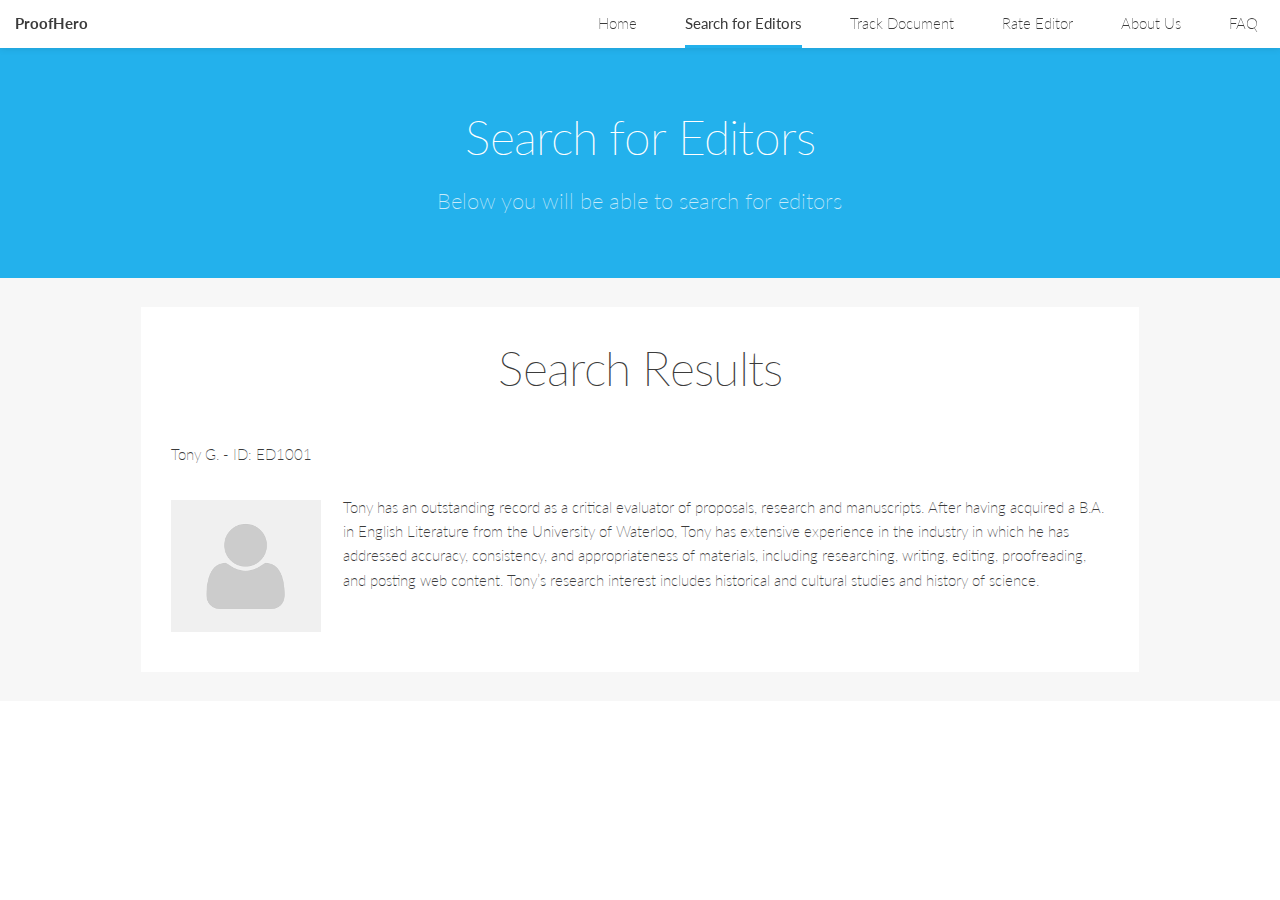
<file: results.html>
<!DOCTYPE HTML>
<html>
	<head>
		<title>ProofHero</title>
		<meta charset="utf-8" />
		<meta name="viewport" content="width=device-width, initial-scale=1, user-scalable=no" />
		<link rel="stylesheet" href="assets/css/main.css" />
		<link rel="stylesheet" href="assets/css/stepbar.css" />
	</head>
	<body class="is-preload">

		<!-- Wrapper -->
			<div id="wrapper">

				<!-- Header -->
					<header id="header">

						<!-- Logo -->
							<div class="logo">
								<a href="index.html"><strong>ProofHero</strong></a>
							</div>

						<!-- Nav -->
							<nav id="nav">
								<ul>
									<li><a href="index.html">Home</a></li>
									<li class="current"><a href="search.html">Search for Editors</a></li>
									<li><a href="track.html">Track Document</a></li>
									<li><a href="rate.html">Rate Editor</a></li>
									<li><a href="about.html">About Us</a></li>
									<li><a href="faq.html">FAQ</a></li>
								</ul>
							</nav>

					</header>

				<!-- Section -->
					<section id="one" class="main alt">
						<header class="accent1">
							<h1>Search for Editors</h1>
							<p>Below you will be able to search for editors</p>
						</header>
						<div class="inner alt">
							<div class="content">
								<h1 style="text-align: center;">Search Results</h1>
								<p>Tony G. - ID: ED1001</p>
								<p><span class="image left"><img src="images/editor.png" alt="" /></span>Tony has an outstanding record as a critical evaluator of proposals, research and manuscripts. After having acquired a B.A. in English Literature from the University of Waterloo, Tony has extensive experience in the industry in which he has addressed accuracy, consistency, and appropriateness of materials, including researching, writing, editing, proofreading, and posting web content. Tony’s research interest includes historical and cultural studies and history of science.</p>
								<br><br>
							</div>
						</div>
					</section>
			</div>

		<!-- Scripts -->
			<script src="assets/js/jquery.min.js"></script>
			<script src="assets/js/jquery.dropotron.min.js"></script>
			<script src="assets/js/jquery.selectorr.min.js"></script>
			<script src="assets/js/jquery.scrollex.min.js"></script>
			<script src="assets/js/jquery.scrolly.min.js"></script>
			<script src="assets/js/browser.min.js"></script>
			<script src="assets/js/breakpoints.min.js"></script>
			<script src="assets/js/util.js"></script>
			<script src="assets/js/main.js"></script>

	</body>
</html>
</file>
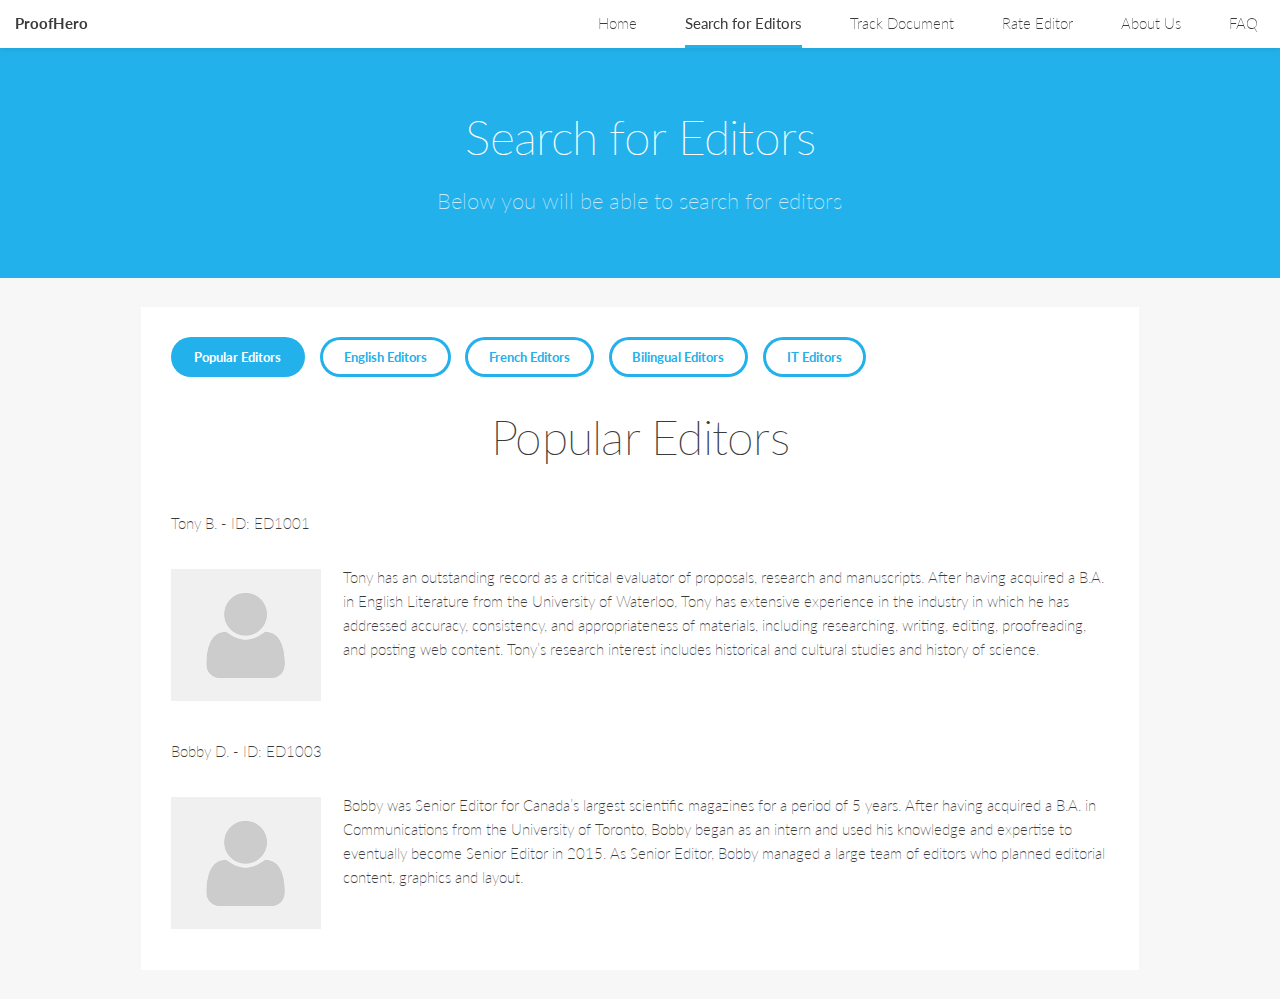
<file: search.html>
<!DOCTYPE HTML>
<html>
	<head>
		<title>ProofHero</title>
		<meta charset="utf-8" />
		<meta name="viewport" content="width=device-width, initial-scale=1, user-scalable=no" />
		<link rel="stylesheet" href="assets/css/main.css" />
		<link rel="stylesheet" href="assets/css/stepbar.css" />
	</head>
	<body class="is-preload">

		<!-- Wrapper -->
			<div id="wrapper">

				<!-- Header -->
					<header id="header">

						<!-- Logo -->
							<div class="logo">
								<a href="index.html"><strong>ProofHero</strong></a>
							</div>

						<!-- Nav -->
							<nav id="nav">
								<ul>
									<li><a href="index.html">Home</a></li>
									<li class="current"><a href="search.html">Search for Editors</a></li>
									<li><a href="track.html">Track Document</a></li>
									<li><a href="rate.html">Rate Editor</a></li>
									<li><a href="about.html">About Us</a></li>
									<li><a href="faq.html">FAQ</a></li>
								</ul>
							</nav>

					</header>

				<!-- Section -->
					<section id="one" class="main alt">
						<header class="accent1">
							<h1>Search for Editors</h1>
							<p>Below you will be able to search for editors</p>
						</header>
						<div class="inner alt">
							<div class="content">
								<ul class="actions">
									<li><a class="button primary" onclick="myFunction()">Popular Editors</a></li>
									<li><a class="button" onclick="myFunction2()">English Editors</a></li>
									<li><a class="button" onclick="myFunction3()">French Editors</a></li>
									<li><a class="button" onclick="myFunction4()">Bilingual Editors</a></li>
									<li><a class="button" onclick="myFunction5()">IT Editors</a></li>
								</ul>
								<h1 style="text-align: center;" id="myDIV">Popular Editors</h1>
								<h1 style="text-align: center; display: none;" id="myDIV2">English Editors</h1>
								<h1 style="text-align: center; display: none;" id="myDIV3">French Editors</h1>
								<h1 style="text-align: center; display: none;" id="myDIV4">Bilingual Editors</h1>
								<h1 style="text-align: center; display: none;" id="myDIV5">IT Editors</h1>
								<div id="myDIV6">
								<p>Tony B. - ID: ED1001</p>
								<p><span class="image left"><img src="images/editor.png" alt="" /></span>Tony has an outstanding record as a critical evaluator of proposals, research and manuscripts. After having acquired a B.A. in English Literature from the University of Waterloo, Tony has extensive experience in the industry in which he has addressed accuracy, consistency, and appropriateness of materials, including researching, writing, editing, proofreading, and posting web content. Tony’s research interest includes historical and cultural studies and history of science.</p>
								<br><br></div>
								<div style="display: none;" id="myDIV7">
								<p>Silvio F. - ID: ED1002</p>
								<p><span class="image left"><img src="images/editor.png" alt="" /></span>Silvio has extensive experience in the industry having supervised a team of 13 writers and editorial assistants with vendor assignments at IBM. Entering the industry after having acquired a B.A. in Communications from the University of McGill, in He has designed, developed and maintained corporate websites and marketing materials. In addition, Silvio has widespread knowledge in the development of documentation standards and management of documentation archives.</p>
								<br><br></div>
								<div id="myDIV8">
								<p>Bobby D. - ID: ED1003</p>
								<p><span class="image left"><img src="images/editor.png" alt="" /></span>Bobby was Senior Editor for Canada’s largest scientific magazines for a period of 5 years. After having acquired a B.A. in Communications from the University of Toronto, Bobby began as an intern and used his knowledge and expertise to eventually become Senior Editor in 2015. As Senior Editor, Bobby managed a large team of editors who planned editorial content, graphics and layout.</p>
								<br><br></div>
								<div style="display: none;" id="myDIV9">
								<p>Janice W. - ID: ED1004</p>
								<p><span class="image left"><img src="images/editor.png" alt="" /></span>Janice has worked as a Senior Technical Writer for Nokia for the past 8 years. She was managed a team of technical publications writers responsible for supporting Nokia’s IP/Optical Networks organization by designing, creating, developing and maintaining Nokia’s technical publications. Within her position at Nokia, Janice is required to plan, research, write and edit hardware installation and software configuration documentation for Nokia’s products.</p>
								<br><br></div>
								<div style="display: none;" id="myDIV10">
								<p>Josh B. - ID: ED1005</p>
								<p><span class="image left"><img src="images/editor.png" alt="" /></span>Josh is a Masters Student at the University of Ottawa. His duties include assigning and editing stories, organizing and writing product reviews, writing news content for digital platforms, all while emphasizing accuracy, strong story-telling and immediacy. He also assists with documentation publishing tasks which require quickly resolving content and formatting errors while providing final proofing checks.</p>
								<br><br></div>

								<script>
								function myFunction() {
								  var a = document.getElementById("myDIV");
								  var b = document.getElementById("myDIV2");
								  var c = document.getElementById("myDIV3");
								  var d = document.getElementById("myDIV4");
								  var e = document.getElementById("myDIV5");
								  var f = document.getElementById("myDIV6");
								  var g = document.getElementById("myDIV7");
								  var h = document.getElementById("myDIV8");
								  var i = document.getElementById("myDIV9");
								  var j = document.getElementById("myDIV10");
								  a.style.display = "block";
								  b.style.display = "none";
								  c.style.display = "none";
								  d.style.display = "none";
								  e.style.display = "none";
								  f.style.display = "block";
								  g.style.display = "none";
								  h.style.display = "block";
								  i.style.display = "none";
								  j.style.display = "none";
								}
								function myFunction2() {
								  var a = document.getElementById("myDIV");
								  var b = document.getElementById("myDIV2");
								  var c = document.getElementById("myDIV3");
								  var d = document.getElementById("myDIV4");
								  var e = document.getElementById("myDIV5");
								  var f = document.getElementById("myDIV6");
								  var g = document.getElementById("myDIV7");
								  var h = document.getElementById("myDIV8");
								  var i = document.getElementById("myDIV9");
								  var j = document.getElementById("myDIV10");
								  a.style.display = "none";
								  b.style.display = "block";
								  c.style.display = "none";
								  d.style.display = "none";
								  e.style.display = "none";
								  f.style.display = "block";
								  g.style.display = "block";
								  h.style.display = "none";
								  i.style.display = "block";
								  j.style.display = "none";
								}
								function myFunction3() {
								  var a = document.getElementById("myDIV");
								  var b = document.getElementById("myDIV2");
								  var c = document.getElementById("myDIV3");
								  var d = document.getElementById("myDIV4");
								  var e = document.getElementById("myDIV5");
								  var f = document.getElementById("myDIV6");
								  var g = document.getElementById("myDIV7");
								  var h = document.getElementById("myDIV8");
								  var i = document.getElementById("myDIV9");
								  var j = document.getElementById("myDIV10");
								  a.style.display = "none";
								  b.style.display = "none";
								  c.style.display = "block";
								  d.style.display = "none";
								  e.style.display = "none";
								  f.style.display = "none";
								  g.style.display = "none";
								  h.style.display = "block";
								  i.style.display = "block";
								  j.style.display = "none";
								}
								function myFunction4() {
								  var a = document.getElementById("myDIV");
								  var b = document.getElementById("myDIV2");
								  var c = document.getElementById("myDIV3");
								  var d = document.getElementById("myDIV4");
								  var e = document.getElementById("myDIV5");
								  var f = document.getElementById("myDIV6");
								  var g = document.getElementById("myDIV7");
								  var h = document.getElementById("myDIV8");
								  var i = document.getElementById("myDIV9");
								  var j = document.getElementById("myDIV10");
								  a.style.display = "none";
								  b.style.display = "none";
								  c.style.display = "none";
								  d.style.display = "block";
								  e.style.display = "none";
								  f.style.display = "none";
								  g.style.display = "none";
								  h.style.display = "none";
								  i.style.display = "block";
								  j.style.display = "none";
								}
								function myFunction5() {
								  var a = document.getElementById("myDIV");
								  var b = document.getElementById("myDIV2");
								  var c = document.getElementById("myDIV3");
								  var d = document.getElementById("myDIV4");
								  var e = document.getElementById("myDIV5");
								  var f = document.getElementById("myDIV6");
								  var g = document.getElementById("myDIV7");
								  var h = document.getElementById("myDIV8");
								  var i = document.getElementById("myDIV9");
								  var j = document.getElementById("myDIV10");
								  a.style.display = "none";
								  b.style.display = "none";
								  c.style.display = "none";
								  d.style.display = "none";
								  e.style.display = "block";
								  f.style.display = "none";
								  g.style.display = "none";
								  h.style.display = "none";
								  i.style.display = "none";
								  j.style.display = "block";
								}
								</script>
							</div>
						</div>
					</section>
			</div>

		<!-- Scripts -->
			<script src="assets/js/jquery.min.js"></script>
			<script src="assets/js/jquery.dropotron.min.js"></script>
			<script src="assets/js/jquery.selectorr.min.js"></script>
			<script src="assets/js/jquery.scrollex.min.js"></script>
			<script src="assets/js/jquery.scrolly.min.js"></script>
			<script src="assets/js/browser.min.js"></script>
			<script src="assets/js/breakpoints.min.js"></script>
			<script src="assets/js/util.js"></script>
			<script src="assets/js/main.js"></script>

	</body>
</html>
</file>
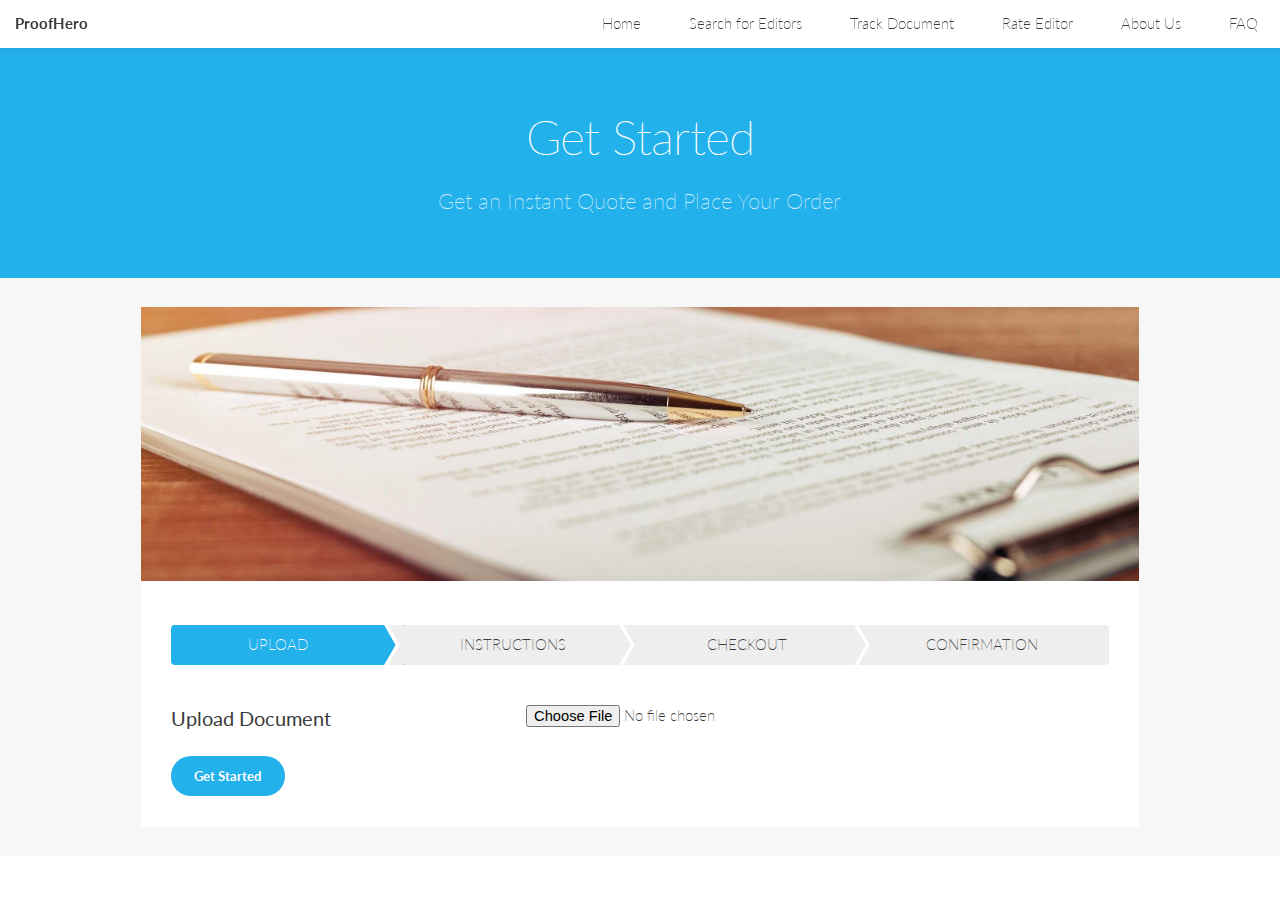
<file: start.html>
<!DOCTYPE HTML>
<html>
	<head>
		<title>ProofHero</title>
		<meta charset="utf-8" />
		<meta name="viewport" content="width=device-width, initial-scale=1, user-scalable=no" />
		<link rel="stylesheet" href="assets/css/main.css" />
		<link rel="stylesheet" href="assets/css/stepbar.css" />
	</head>
	<body class="is-preload">

		<!-- Wrapper -->
			<div id="wrapper">

				<!-- Header -->
					<header id="header">

						<!-- Logo -->
							<div class="logo">
								<a href="index.html"><strong>ProofHero</strong></a>
							</div>

						<!-- Nav -->
							<nav id="nav">
								<ul>
									<li><a href="index.html">Home</a></li>
									<li><a href="search.html">Search for Editors</a></li>
									<li><a href="track.html">Track Document</a></li>
									<li><a href="rate.html">Rate Editor</a></li>
									<li><a href="about.html">About Us</a></li>
									<li><a href="faq.html">FAQ</a></li>
								</ul>
							</nav>

					</header>

				<!-- Section -->
					<section id="one" class="main alt">
						<header class="accent1">
							<h1>Get Started</h1>
							<p>Get an Instant Quote and Place Your Order</p>
						</header>
						<div class="inner alt">
							<div class="content">
								<span class="image main"><img src="images/pic04.jpg" alt="" /></span>
								<ol class="stepBar step4">
									<li class="step current">UPLOAD</li>
									<li class="step">INSTRUCTIONS</li>
									<li class="step">CHECKOUT</li>
									<li class="step">CONFIRMATION</li>
								</ol><br>

							<form method="post" action="instructions.html">
								<div class="row gtr-uniform">
									<div class="col-4 col-12-small">
										<h3>Upload Document</h3>
									</div>
									<div class="col-4 col-12-small">
										<input type="file" required="required"/>
									</div>
									<div class="col-12">
										<ul class="actions">
											<li><input type="submit" id="submit" disabled="disabled" value="Get Started" class="primary" /></li>
										</ul>
									</div>
								</div>
							</form>
							<script>
							var submitButton = document.getElementById("submit");
							document.addEventListener("DOMContentLoaded", function() {
							    $(submit).prop("disabled", false);
							    $("#contact_form").submit(function() {
							        $(submit).prop("disabled", true);
							    });
							});
							window.addEventListener("pageshow", function() {
							    submit.disabled = false;
							});
							</script>
							</div>
						</div>
					</section>
			</div>

		<!-- Scripts -->
			<script src="assets/js/jquery.min.js"></script>
			<script src="assets/js/jquery.dropotron.min.js"></script>
			<script src="assets/js/jquery.selectorr.min.js"></script>
			<script src="assets/js/jquery.scrollex.min.js"></script>
			<script src="assets/js/jquery.scrolly.min.js"></script>
			<script src="assets/js/browser.min.js"></script>
			<script src="assets/js/breakpoints.min.js"></script>
			<script src="assets/js/util.js"></script>
			<script src="assets/js/main.js"></script>

	</body>
</html>
</file>
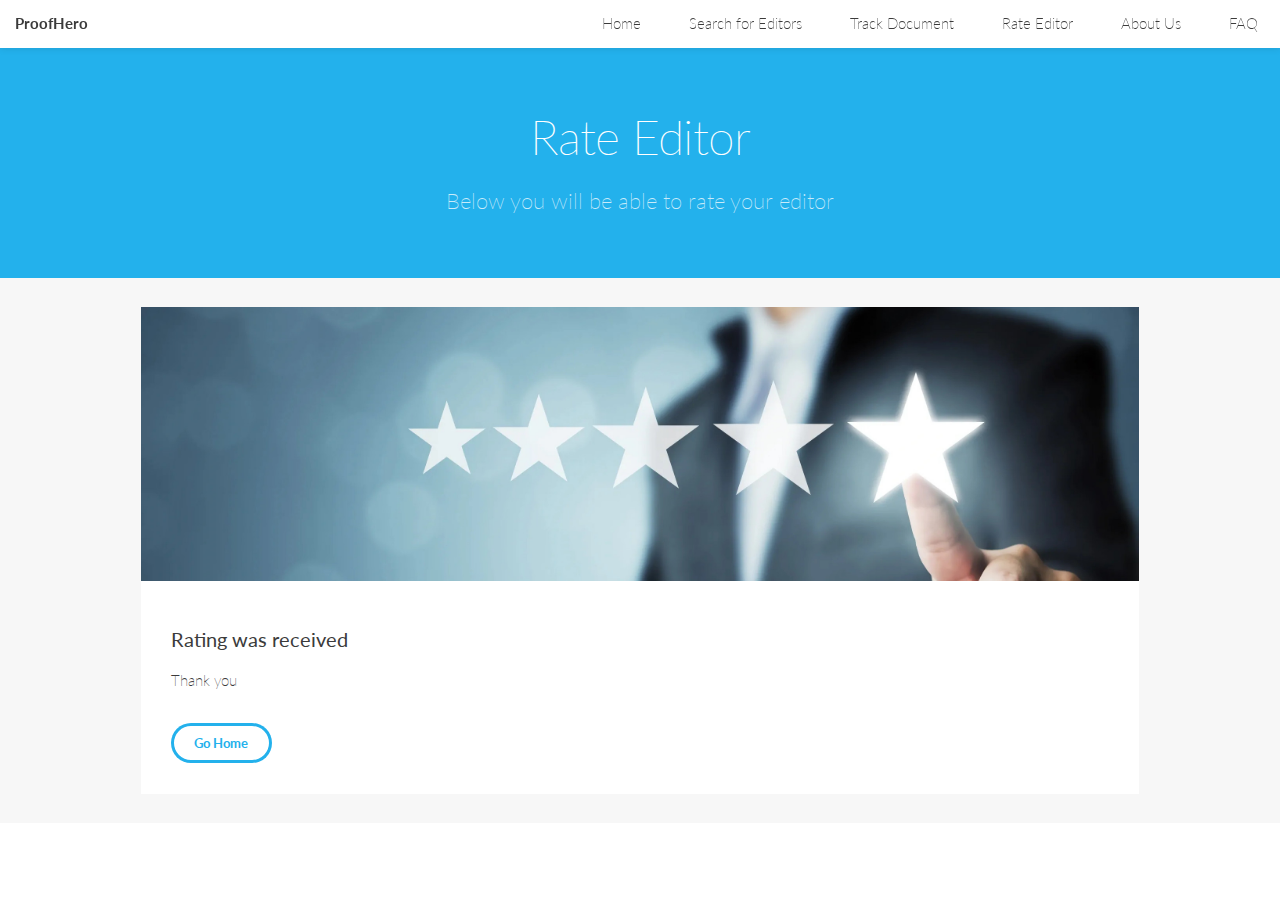
<file: thanks.html>
<!DOCTYPE HTML>
<html>
	<head>
		<title>ProofHero</title>
		<meta charset="utf-8" />
		<meta name="viewport" content="width=device-width, initial-scale=1, user-scalable=no" />
		<link rel="stylesheet" href="assets/css/main.css" />
		<link rel="stylesheet" href="assets/css/stepbar.css" />
	</head>
	<body class="is-preload">

		<!-- Wrapper -->
			<div id="wrapper">

				<!-- Header -->
					<header id="header">

						<!-- Logo -->
							<div class="logo">
								<a href="index.html"><strong>ProofHero</strong></a>
							</div>

						<!-- Nav -->
							<nav id="nav">
								<ul>
									<li><a href="index.html">Home</a></li>
									<li><a href="search.html">Search for Editors</a></li>
									<li><a href="track.html">Track Document</a></li>
									<li><a href="rate.html">Rate Editor</a></li>
									<li><a href="about.html">About Us</a></li>
									<li><a href="faq.html">FAQ</a></li>
								</ul>
							</nav>

					</header>

				<!-- Section -->
					<section id="one" class="main alt">
						<header class="accent1">
							<h1>Rate Editor</h1>
							<p>Below you will be able to rate your editor</p>
						</header>
						<div class="inner alt">
							<div class="content">
								<span class="image main"><img src="images/rate.jpeg" alt="" /></span>
								<h3>Rating was received</h3>
								<p>Thank you</p>
								<ul class="actions">
									<li><a href="index.html" class="button">Go Home</a></li>
								</ul>
							</div>
						</div>
					</section>
			</div>

		<!-- Scripts -->
			<script src="assets/js/jquery.min.js"></script>
			<script src="assets/js/jquery.dropotron.min.js"></script>
			<script src="assets/js/jquery.selectorr.min.js"></script>
			<script src="assets/js/jquery.scrollex.min.js"></script>
			<script src="assets/js/jquery.scrolly.min.js"></script>
			<script src="assets/js/browser.min.js"></script>
			<script src="assets/js/breakpoints.min.js"></script>
			<script src="assets/js/util.js"></script>
			<script src="assets/js/main.js"></script>

	</body>
</html>
</file>
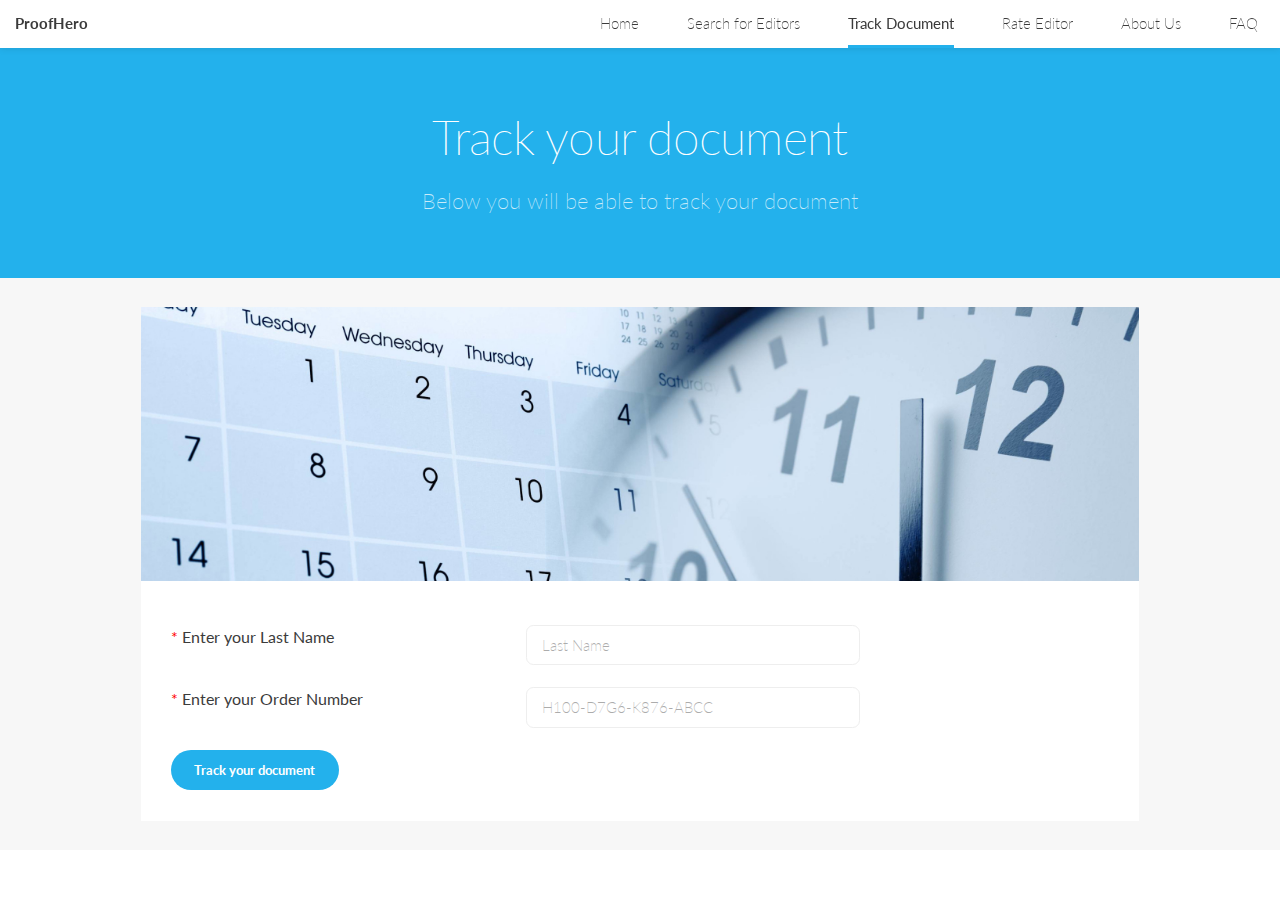
<file: track.html>
<!DOCTYPE HTML>
<html>
	<head>
		<title>ProofHero</title>
		<meta charset="utf-8" />
		<meta name="viewport" content="width=device-width, initial-scale=1, user-scalable=no" />
		<link rel="stylesheet" href="assets/css/main.css" />
		<link rel="stylesheet" href="assets/css/stepbar.css" />
	</head>
	<body class="is-preload">

		<!-- Wrapper -->
			<div id="wrapper">

				<!-- Header -->
					<header id="header">

						<!-- Logo -->
							<div class="logo">
								<a href="index.html"><strong>ProofHero</strong></a>
							</div>

						<!-- Nav -->
							<nav id="nav">
								<ul>
									<li><a href="index.html">Home</a></li>
									<li><a href="search.html">Search for Editors</a></li>
									<li class="current"><a href="track.html">Track Document</a></li>
									<li><a href="rate.html">Rate Editor</a></li>
									<li><a href="about.html">About Us</a></li>
									<li><a href="faq.html">FAQ</a></li>
								</ul>
							</nav>

					</header>

				<!-- Section -->
					<section id="one" class="main alt">
						<header class="accent1">
							<h1>Track your document</h1>
							<p>Below you will be able to track your document</p>
						</header>
						<div class="inner alt">
							<div class="content">
							<span class="image main"><img src="images/track.jpg" alt="" /></span>
							<form method="post" action="order.html">
								<div class="row gtr-uniform">
									<div class="col-4 col-12-small">
										<h4><strong style="color: red;">*</strong> Enter your Last Name</h4>
									</div>
									<div class="col-4 col-12-small">
										<input type="text" placeholder="Last Name" required="required"/>
									</div>
									<br>
									<div class="col-4 col-12-small">
										<h4><strong style="color: red;">*</strong> Enter your Order Number</h4>
									</div>
									<div class="col-4 col-12-small">
										<input type="text" placeholder="H100-D7G6-K876-ABCC" required="required"/>
									</div>
									<div class="col-12">
										<ul class="actions">
											<li><input type="submit" id="submit" disabled="disabled" value="Track your document" class="primary" /></li>
										</ul>
									</div>
								</div>
							</form>
							<script>
							var submitButton = document.getElementById("submit");
							document.addEventListener("DOMContentLoaded", function() {
							    $(submit).prop("disabled", false);
							    $("#contact_form").submit(function() {
							        $(submit).prop("disabled", true);
							    });
							});
							window.addEventListener("pageshow", function() {
							    submit.disabled = false;
							});
							</script>
							</div>
						</div>
					</section>
			</div>

		<!-- Scripts -->
			<script src="assets/js/jquery.min.js"></script>
			<script src="assets/js/jquery.dropotron.min.js"></script>
			<script src="assets/js/jquery.selectorr.min.js"></script>
			<script src="assets/js/jquery.scrollex.min.js"></script>
			<script src="assets/js/jquery.scrolly.min.js"></script>
			<script src="assets/js/browser.min.js"></script>
			<script src="assets/js/breakpoints.min.js"></script>
			<script src="assets/js/util.js"></script>
			<script src="assets/js/main.js"></script>

	</body>
</html>
</file>
<file: assets/css/stepbar.css>
.stepBar {
  position: relative;
  list-style: none;
  margin: 0 0 1em;
  padding: 0;
  text-align: center;
  width: 100%;
  overflow: hidden;
  *zoom: 1;
}
.stepBar .step {
  position: relative;
  float: left;
  display: inline-block;
  line-height: 40px;
  padding: 0 40px 0 20px;
  background-color: #eee;
  -moz-box-sizing: border-box;
  -webkit-box-sizing: border-box;
  box-sizing: border-box;
}
.stepBar .step:before, .stepBar .step:after {
  position: absolute;
  left: -15px;
  display: block;
  content: '';
  background-color: #eee;
  border-left: 4px solid #FFF;
  width: 20px;
  height: 20px;
}
.stepBar .step:after {
  top: 0;
  -moz-transform: skew(30deg);
  -ms-transform: skew(30deg);
  -webkit-transform: skew(30deg);
  transform: skew(30deg);
}
.stepBar .step:before {
  bottom: 0;
  -moz-transform: skew(-30deg);
  -ms-transform: skew(-30deg);
  -webkit-transform: skew(-30deg);
  transform: skew(-30deg);
}
.stepBar .step:first-child {
  -moz-border-radius-topleft: 4px;
  -webkit-border-top-left-radius: 4px;
  border-top-left-radius: 4px;
  -moz-border-radius-bottomleft: 4px;
  -webkit-border-bottom-left-radius: 4px;
  border-bottom-left-radius: 4px;
}
.stepBar .step:first-child:before, .stepBar .step:first-child:after {
  content: none;
}
.stepBar .step:last-child {
  -moz-border-radius-topright: 4px;
  -webkit-border-top-right-radius: 4px;
  border-top-right-radius: 4px;
  -moz-border-radius-bottomright: 4px;
  -webkit-border-bottom-right-radius: 4px;
  border-bottom-right-radius: 4px;
}
.stepBar .step.current {
  color: #FFF;
  background-color: #23b1ec;
}
.stepBar .step.current:before, .stepBar .step.current:after {
  background-color: #23b1ec;
}
.stepBar.step4 .step {
  width: 25%;
}
</file>
<file: assets/css/main.css>
@import url(font-awesome.min.css);
@import url("https://fonts.googleapis.com/css?family=Lato:300,400,700,300i,400i,700i");

html, body, div, span, applet, object,
iframe, h1, h2, h3, h4, h5, h6, p, blockquote,
pre, a, abbr, acronym, address, big, cite,
code, del, dfn, em, img, ins, kbd, q, s, samp,
small, strike, strong, sub, sup, tt, var, b,
u, i, center, dl, dt, dd, ol, ul, li, fieldset,
form, label, legend, table, caption, tbody,
tfoot, thead, tr, th, td, article, aside,
canvas, details, embed, figure, figcaption,
footer, header, hgroup, menu, nav, output, ruby,
section, summary, time, mark, audio, video {
	margin: 0;
	padding: 0;
	border: 0;
	font-size: 100%;
	font: inherit;
	vertical-align: baseline;}

article, aside, details, figcaption, figure,
footer, header, hgroup, menu, nav, section {
	display: block;}

body {
	line-height: 1;
}

ol, ul {
	list-style: none;
}

blockquote, q {
	quotes: none;
}

	blockquote:before, blockquote:after, q:before, q:after {
		content: '';
		content: none;
	}

table {
	border-collapse: collapse;
	border-spacing: 0;
}

body {
	-webkit-text-size-adjust: none;
}

mark {
	background-color: transparent;
	color: inherit;
}

input::-moz-focus-inner {
	border: 0;
	padding: 0;
}

input, select, textarea {
	-moz-appearance: none;
	-webkit-appearance: none;
	-ms-appearance: none;
	appearance: none;
}

/* Basic */

	@-ms-viewport {
		width: device-width;
	}

	body {
		-ms-overflow-style: scrollbar;
	}

	@media screen and (max-width: 480px) {

		html, body {
			min-width: 320px;
		}

	}

	html {
		box-sizing: border-box;
	}

	*, *:before, *:after {
		box-sizing: inherit;
	}

	body {
		background: #ffffff;
	}

		body.is-preload *, body.is-preload *:before, body.is-preload *:after {
			-moz-animation: none !important;
			-webkit-animation: none !important;
			-ms-animation: none !important;
			animation: none !important;
			-moz-transition: none !important;
			-webkit-transition: none !important;
			-ms-transition: none !important;
			transition: none !important;
		}

/* Type */

	html {
		font-size: 15pt;
	}

		@media screen and (max-width: 1680px) {

			html {
				font-size: 12pt;
			}

		}

		@media screen and (max-width: 1280px) {

			html {
				font-size: 11pt;
			}

		}

		@media screen and (max-width: 980px) {

			html {
				font-size: 12pt;
			}

		}

		@media screen and (max-width: 736px) {

			html {
				font-size: 11pt;
			}

		}

		@media screen and (max-width: 360px) {

			html {
				font-size: 10pt;
			}

		}

	body {
		background-color: #ffffff;
		color: #3b3b3b;
	}

	body, input, select, textarea {
		font-family: "Lato", Arial, Helvetica, sans-serif;
		font-weight: 200;
		font-size: 1rem;
		line-height: 1.65;
	}

	a {
		-moz-transition: background-color 0.2s ease-in-out, border-bottom-color 0.2s ease-in-out, color 0.2s ease-in-out;
		-webkit-transition: background-color 0.2s ease-in-out, border-bottom-color 0.2s ease-in-out, color 0.2s ease-in-out;
		-ms-transition: background-color 0.2s ease-in-out, border-bottom-color 0.2s ease-in-out, color 0.2s ease-in-out;
		transition: background-color 0.2s ease-in-out, border-bottom-color 0.2s ease-in-out, color 0.2s ease-in-out;
		text-decoration: none;
		border-bottom: dotted 1px;
	}

		a strong {
			-moz-transition: color 0.2s ease-in-out;
			-webkit-transition: color 0.2s ease-in-out;
			-ms-transition: color 0.2s ease-in-out;
			transition: color 0.2s ease-in-out;
		}

		a:hover {
			text-decoration: none;
			border-bottom-color: transparent;
			color: #23b1ec !important;
		}

			a:hover strong {
				color: inherit;
			}

		a.major {
			font-size: 2.25rem;
			font-weight: 200;
			line-height: 1.3;
			margin: 0 0 1.5rem 0;
			letter-spacing: -0.025rem;
		}

		@media screen and (max-width: 736px) {

			a.major {
				font-size: 1.75rem;
				letter-spacing: 0;
			}

		}

	strong, b {
		font-weight: 400;
	}

	em, i {
		font-style: italic;
	}

	p {
		margin: 0 0 2rem 0;
	}

	h1, h2, h3, h4, h5, h6 {
		font-weight: 400;
		line-height: 1.5;
		margin: 0 0 1rem 0;
	}

		h1 a, h2 a, h3 a, h4 a, h5 a, h6 a {
			color: inherit;
			text-decoration: none;
		}

	h1 {
		font-size: 3.25rem;
		font-weight: 200;
		line-height: 1.3;
		margin: 0 0 3rem 0;
		letter-spacing: -0.05rem;
	}

	h2 {
		font-size: 2.25rem;
		font-weight: 200;
		line-height: 1.3;
		margin: 0 0 1.5rem 0;
		letter-spacing: -0.025rem;
	}

	h3 {
		font-size: 1.35rem;
	}

	h4 {
		font-size: 1.1rem;
		margin: 0 0 0.65rem 0;
	}

	h5 {
		font-size: 0.9rem;
	}

	h6 {
		font-size: 0.7rem;
	}

	@media screen and (max-width: 736px) {

		h1 {
			font-size: 2.25rem;
			letter-spacing: -0.025rem;
		}

			h1 br {
				display: none;
			}

		h2 {
			font-size: 1.5rem;
			letter-spacing: -0.0125rem;
		}

			h2 br {
				display: none;
			}

		h3 {
			font-size: 1.25rem;
		}

	}

	sub {
		font-size: 0.8rem;
		position: relative;
		top: 0.5rem;
	}

	sup {
		font-size: 0.8rem;
		position: relative;
		top: -0.5rem;
	}

	blockquote {
		border-left: solid 4px;
		font-style: italic;
		margin: 0 0 2rem 0;
		padding: 0.5rem 0 0.5rem 2rem;
	}

	code {
		border-radius: 0.5rem;
		border: solid 1px;
		font-family: "Courier New", monospace;
		font-size: 0.9rem;
		margin: 0 0.25rem;
		padding: 0.25rem 0.65rem;
	}

	pre {
		-webkit-overflow-scrolling: touch;
		font-family: "Courier New", monospace;
		font-size: 0.9rem;
		margin: 0 0 2rem 0;
	}

		pre code {
			display: block;
			line-height: 1.75;
			padding: 1rem 1.5rem;
			overflow-x: auto;
		}

	hr {
		border: 0;
		border-bottom: solid 1px;
		margin: 2rem 0;
	}

		hr.major {
			margin: 3rem 0;
		}

	.align-left {
		text-align: left;
	}

	.align-center {
		text-align: center;
	}

	.align-right {
		text-align: right;
	}

	input, select, textarea {
		color: #3b3b3b;
	}

	a {
		color: #3b3b3b;
	}

	strong, b {
		color: #3b3b3b;
	}

	h1, h2, h3, h4, h5, h6 {
		color: #3b3b3b;
	}

	blockquote {
		border-left-color: #eeeeee;
	}

	code {
		background: rgba(144, 144, 144, 0.075);
		border-color: #eeeeee;
	}

	hr {
		border-bottom-color: #eeeeee;
	}

/* Row */

	.row {
		display: flex;
		flex-wrap: wrap;
		box-sizing: border-box;
		align-items: stretch;
	}

		.row > * {
			box-sizing: border-box;
		}

		.row.gtr-uniform > * > :last-child {
			margin-bottom: 0;
		}

		.row.aln-left {
			justify-content: flex-start;
		}

		.row.aln-center {
			justify-content: center;
		}

		.row.aln-right {
			justify-content: flex-end;
		}

		.row.aln-top {
			align-items: flex-start;
		}

		.row.aln-middle {
			align-items: center;
		}

		.row.aln-bottom {
			align-items: flex-end;
		}

		.row > .imp {
			order: -1;
		}

		.row > .col-1 {
			width: 8.3333333333%;
		}

		.row > .off-1 {
			margin-left: 8.3333333333%;
		}

		.row > .col-2 {
			width: 16.6666666667%;
		}

		.row > .off-2 {
			margin-left: 16.6666666667%;
		}

		.row > .col-3 {
			width: 25%;
		}

		.row > .off-3 {
			margin-left: 25%;
		}

		.row > .col-4 {
			width: 37%;
		}

		.row > .off-4 {
			margin-left: 33.3333333333%;
		}

		.row > .col-5 {
			width: 41.6666666667%;
		}

		.row > .off-5 {
			margin-left: 41.6666666667%;
		}

		.row > .col-6 {
			width: 50%;
		}

		.row > .off-6 {
			margin-left: 50%;
		}

		.row > .col-7 {
			width: 58.3333333333%;
		}

		.row > .off-7 {
			margin-left: 58.3333333333%;
		}

		.row > .col-8 {
			width: 66.6666666667%;
		}

		.row > .off-8 {
			margin-left: 66.6666666667%;
		}

		.row > .col-9 {
			width: 75%;
		}

		.row > .off-9 {
			margin-left: 75%;
		}

		.row > .col-10 {
			width: 83.3333333333%;
		}

		.row > .off-10 {
			margin-left: 83.3333333333%;
		}

		.row > .col-11 {
			width: 91.6666666667%;
		}

		.row > .off-11 {
			margin-left: 91.6666666667%;
		}

		.row > .col-12 {
			width: 100%;
		}

		.row > .off-12 {
			margin-left: 100%;
		}

		.row.gtr-0 {
			margin-top: 0;
			margin-left: 0rem;
		}

			.row.gtr-0 > * {
				padding: 0 0 0 0rem;
			}

			.row.gtr-0.gtr-uniform {
				margin-top: 0rem;
			}

				.row.gtr-0.gtr-uniform > * {
					padding-top: 0rem;
				}

		.row.gtr-25 {
			margin-top: 0;
			margin-left: -0.375rem;
		}

			.row.gtr-25 > * {
				padding: 0 0 0 0.375rem;
			}

			.row.gtr-25.gtr-uniform {
				margin-top: -0.375rem;
			}

				.row.gtr-25.gtr-uniform > * {
					padding-top: 0.375rem;
				}

		.row.gtr-50 {
			margin-top: 0;
			margin-left: -0.75rem;
		}

			.row.gtr-50 > * {
				padding: 0 0 0 0.75rem;
			}

			.row.gtr-50.gtr-uniform {
				margin-top: -0.75rem;
			}

				.row.gtr-50.gtr-uniform > * {
					padding-top: 0.75rem;
				}

		.row {
			margin-top: 0;
			margin-left: -1.5rem;
		}

			.row > * {
				padding: 0 0 0 1.5rem;
			}

			.row.gtr-uniform {
				margin-top: -1.5rem;
			}

				.row.gtr-uniform > * {
					padding-top: 1.5rem;
				}

		.row.gtr-150 {
			margin-top: 0;
			margin-left: -2.25rem;
		}

			.row.gtr-150 > * {
				padding: 0 0 0 2.25rem;
			}

			.row.gtr-150.gtr-uniform {
				margin-top: -2.25rem;
			}

				.row.gtr-150.gtr-uniform > * {
					padding-top: 2.25rem;
				}

		.row.gtr-200 {
			margin-top: 0;
			margin-left: -3rem;
		}

			.row.gtr-200 > * {
				padding: 0 0 0 3rem;
			}

			.row.gtr-200.gtr-uniform {
				margin-top: -3rem;
			}

				.row.gtr-200.gtr-uniform > * {
					padding-top: 3rem;
				}

		@media screen and (max-width: 1680px) {

			.row {
				display: flex;
				flex-wrap: wrap;
				box-sizing: border-box;
				align-items: stretch;
			}

				.row > * {
					box-sizing: border-box;
				}

				.row.gtr-uniform > * > :last-child {
					margin-bottom: 0;
				}

				.row.aln-left {
					justify-content: flex-start;
				}

				.row.aln-center {
					justify-content: center;
				}

				.row.aln-right {
					justify-content: flex-end;
				}

				.row.aln-top {
					align-items: flex-start;
				}

				.row.aln-middle {
					align-items: center;
				}

				.row.aln-bottom {
					align-items: flex-end;
				}

				.row > .imp-xlarge {
					order: -1;
				}

				.row > .col-1-xlarge {
					width: 8.3333333333%;
				}

				.row > .off-1-xlarge {
					margin-left: 8.3333333333%;
				}

				.row > .col-2-xlarge {
					width: 16.6666666667%;
				}

				.row > .off-2-xlarge {
					margin-left: 16.6666666667%;
				}

				.row > .col-3-xlarge {
					width: 25%;
				}

				.row > .off-3-xlarge {
					margin-left: 25%;
				}

				.row > .col-4-xlarge {
					width: 33.3333333333%;
				}

				.row > .off-4-xlarge {
					margin-left: 33.3333333333%;
				}

				.row > .col-5-xlarge {
					width: 41.6666666667%;
				}

				.row > .off-5-xlarge {
					margin-left: 41.6666666667%;
				}

				.row > .col-6-xlarge {
					width: 50%;
				}

				.row > .off-6-xlarge {
					margin-left: 50%;
				}

				.row > .col-7-xlarge {
					width: 58.3333333333%;
				}

				.row > .off-7-xlarge {
					margin-left: 58.3333333333%;
				}

				.row > .col-8-xlarge {
					width: 66.6666666667%;
				}

				.row > .off-8-xlarge {
					margin-left: 66.6666666667%;
				}

				.row > .col-9-xlarge {
					width: 75%;
				}

				.row > .off-9-xlarge {
					margin-left: 75%;
				}

				.row > .col-10-xlarge {
					width: 83.3333333333%;
				}

				.row > .off-10-xlarge {
					margin-left: 83.3333333333%;
				}

				.row > .col-11-xlarge {
					width: 91.6666666667%;
				}

				.row > .off-11-xlarge {
					margin-left: 91.6666666667%;
				}

				.row > .col-12-xlarge {
					width: 100%;
				}

				.row > .off-12-xlarge {
					margin-left: 100%;
				}

				.row.gtr-0 {
					margin-top: 0;
					margin-left: 0rem;
				}

					.row.gtr-0 > * {
						padding: 0 0 0 0rem;
					}

					.row.gtr-0.gtr-uniform {
						margin-top: 0rem;
					}

						.row.gtr-0.gtr-uniform > * {
							padding-top: 0rem;
						}

				.row.gtr-25 {
					margin-top: 0;
					margin-left: -0.375rem;
				}

					.row.gtr-25 > * {
						padding: 0 0 0 0.375rem;
					}

					.row.gtr-25.gtr-uniform {
						margin-top: -0.375rem;
					}

						.row.gtr-25.gtr-uniform > * {
							padding-top: 0.375rem;
						}

				.row.gtr-50 {
					margin-top: 0;
					margin-left: -0.75rem;
				}

					.row.gtr-50 > * {
						padding: 0 0 0 0.75rem;
					}

					.row.gtr-50.gtr-uniform {
						margin-top: -0.75rem;
					}

						.row.gtr-50.gtr-uniform > * {
							padding-top: 0.75rem;
						}

				.row {
					margin-top: 0;
					margin-left: -1.5rem;
				}

					.row > * {
						padding: 0 0 0 1.5rem;
					}

					.row.gtr-uniform {
						margin-top: -1.5rem;
					}

						.row.gtr-uniform > * {
							padding-top: 1.5rem;
						}

				.row.gtr-150 {
					margin-top: 0;
					margin-left: -2.25rem;
				}

					.row.gtr-150 > * {
						padding: 0 0 0 2.25rem;
					}

					.row.gtr-150.gtr-uniform {
						margin-top: -2.25rem;
					}

						.row.gtr-150.gtr-uniform > * {
							padding-top: 2.25rem;
						}

				.row.gtr-200 {
					margin-top: 0;
					margin-left: -3rem;
				}

					.row.gtr-200 > * {
						padding: 0 0 0 3rem;
					}

					.row.gtr-200.gtr-uniform {
						margin-top: -3rem;
					}

						.row.gtr-200.gtr-uniform > * {
							padding-top: 3rem;
						}

		}

		@media screen and (max-width: 1280px) {

			.row {
				display: flex;
				flex-wrap: wrap;
				box-sizing: border-box;
				align-items: stretch;
			}

				.row > * {
					box-sizing: border-box;
				}

				.row.gtr-uniform > * > :last-child {
					margin-bottom: 0;
				}

				.row.aln-left {
					justify-content: flex-start;
				}

				.row.aln-center {
					justify-content: center;
				}

				.row.aln-right {
					justify-content: flex-end;
				}

				.row.aln-top {
					align-items: flex-start;
				}

				.row.aln-middle {
					align-items: center;
				}

				.row.aln-bottom {
					align-items: flex-end;
				}

				.row > .imp-large {
					order: -1;
				}

				.row > .col-1-large {
					width: 8.3333333333%;
				}

				.row > .off-1-large {
					margin-left: 8.3333333333%;
				}

				.row > .col-2-large {
					width: 16.6666666667%;
				}

				.row > .off-2-large {
					margin-left: 16.6666666667%;
				}

				.row > .col-3-large {
					width: 25%;
				}

				.row > .off-3-large {
					margin-left: 25%;
				}

				.row > .col-4-large {
					width: 33.3333333333%;
				}

				.row > .off-4-large {
					margin-left: 33.3333333333%;
				}

				.row > .col-5-large {
					width: 41.6666666667%;
				}

				.row > .off-5-large {
					margin-left: 41.6666666667%;
				}

				.row > .col-6-large {
					width: 50%;
				}

				.row > .off-6-large {
					margin-left: 50%;
				}

				.row > .col-7-large {
					width: 58.3333333333%;
				}

				.row > .off-7-large {
					margin-left: 58.3333333333%;
				}

				.row > .col-8-large {
					width: 66.6666666667%;
				}

				.row > .off-8-large {
					margin-left: 66.6666666667%;
				}

				.row > .col-9-large {
					width: 75%;
				}

				.row > .off-9-large {
					margin-left: 75%;
				}

				.row > .col-10-large {
					width: 83.3333333333%;
				}

				.row > .off-10-large {
					margin-left: 83.3333333333%;
				}

				.row > .col-11-large {
					width: 91.6666666667%;
				}

				.row > .off-11-large {
					margin-left: 91.6666666667%;
				}

				.row > .col-12-large {
					width: 100%;
				}

				.row > .off-12-large {
					margin-left: 100%;
				}

				.row.gtr-0 {
					margin-top: 0;
					margin-left: 0rem;
				}

					.row.gtr-0 > * {
						padding: 0 0 0 0rem;
					}

					.row.gtr-0.gtr-uniform {
						margin-top: 0rem;
					}

						.row.gtr-0.gtr-uniform > * {
							padding-top: 0rem;
						}

				.row.gtr-25 {
					margin-top: 0;
					margin-left: -0.375rem;
				}

					.row.gtr-25 > * {
						padding: 0 0 0 0.375rem;
					}

					.row.gtr-25.gtr-uniform {
						margin-top: -0.375rem;
					}

						.row.gtr-25.gtr-uniform > * {
							padding-top: 0.375rem;
						}

				.row.gtr-50 {
					margin-top: 0;
					margin-left: -0.75rem;
				}

					.row.gtr-50 > * {
						padding: 0 0 0 0.75rem;
					}

					.row.gtr-50.gtr-uniform {
						margin-top: -0.75rem;
					}

						.row.gtr-50.gtr-uniform > * {
							padding-top: 0.75rem;
						}

				.row {
					margin-top: 0;
					margin-left: -1.5rem;
				}

					.row > * {
						padding: 0 0 0 1.5rem;
					}

					.row.gtr-uniform {
						margin-top: -1.5rem;
					}

						.row.gtr-uniform > * {
							padding-top: 1.5rem;
						}

				.row.gtr-150 {
					margin-top: 0;
					margin-left: -2.25rem;
				}

					.row.gtr-150 > * {
						padding: 0 0 0 2.25rem;
					}

					.row.gtr-150.gtr-uniform {
						margin-top: -2.25rem;
					}

						.row.gtr-150.gtr-uniform > * {
							padding-top: 2.25rem;
						}

				.row.gtr-200 {
					margin-top: 0;
					margin-left: -3rem;
				}

					.row.gtr-200 > * {
						padding: 0 0 0 3rem;
					}

					.row.gtr-200.gtr-uniform {
						margin-top: -3rem;
					}

						.row.gtr-200.gtr-uniform > * {
							padding-top: 3rem;
						}

		}

		@media screen and (max-width: 980px) {

			.row {
				display: flex;
				flex-wrap: wrap;
				box-sizing: border-box;
				align-items: stretch;
			}

				.row > * {
					box-sizing: border-box;
				}

				.row.gtr-uniform > * > :last-child {
					margin-bottom: 0;
				}

				.row.aln-left {
					justify-content: flex-start;
				}

				.row.aln-center {
					justify-content: center;
				}

				.row.aln-right {
					justify-content: flex-end;
				}

				.row.aln-top {
					align-items: flex-start;
				}

				.row.aln-middle {
					align-items: center;
				}

				.row.aln-bottom {
					align-items: flex-end;
				}

				.row > .imp-medium {
					order: -1;
				}

				.row > .col-1-medium {
					width: 8.3333333333%;
				}

				.row > .off-1-medium {
					margin-left: 8.3333333333%;
				}

				.row > .col-2-medium {
					width: 16.6666666667%;
				}

				.row > .off-2-medium {
					margin-left: 16.6666666667%;
				}

				.row > .col-3-medium {
					width: 25%;
				}

				.row > .off-3-medium {
					margin-left: 25%;
				}

				.row > .col-4-medium {
					width: 33.3333333333%;
				}

				.row > .off-4-medium {
					margin-left: 33.3333333333%;
				}

				.row > .col-5-medium {
					width: 41.6666666667%;
				}

				.row > .off-5-medium {
					margin-left: 41.6666666667%;
				}

				.row > .col-6-medium {
					width: 50%;
				}

				.row > .off-6-medium {
					margin-left: 50%;
				}

				.row > .col-7-medium {
					width: 58.3333333333%;
				}

				.row > .off-7-medium {
					margin-left: 58.3333333333%;
				}

				.row > .col-8-medium {
					width: 66.6666666667%;
				}

				.row > .off-8-medium {
					margin-left: 66.6666666667%;
				}

				.row > .col-9-medium {
					width: 75%;
				}

				.row > .off-9-medium {
					margin-left: 75%;
				}

				.row > .col-10-medium {
					width: 83.3333333333%;
				}

				.row > .off-10-medium {
					margin-left: 83.3333333333%;
				}

				.row > .col-11-medium {
					width: 91.6666666667%;
				}

				.row > .off-11-medium {
					margin-left: 91.6666666667%;
				}

				.row > .col-12-medium {
					width: 100%;
				}

				.row > .off-12-medium {
					margin-left: 100%;
				}

				.row.gtr-0 {
					margin-top: 0;
					margin-left: 0rem;
				}

					.row.gtr-0 > * {
						padding: 0 0 0 0rem;
					}

					.row.gtr-0.gtr-uniform {
						margin-top: 0rem;
					}

						.row.gtr-0.gtr-uniform > * {
							padding-top: 0rem;
						}

				.row.gtr-25 {
					margin-top: 0;
					margin-left: -0.375rem;
				}

					.row.gtr-25 > * {
						padding: 0 0 0 0.375rem;
					}

					.row.gtr-25.gtr-uniform {
						margin-top: -0.375rem;
					}

						.row.gtr-25.gtr-uniform > * {
							padding-top: 0.375rem;
						}

				.row.gtr-50 {
					margin-top: 0;
					margin-left: -0.75rem;
				}

					.row.gtr-50 > * {
						padding: 0 0 0 0.75rem;
					}

					.row.gtr-50.gtr-uniform {
						margin-top: -0.75rem;
					}

						.row.gtr-50.gtr-uniform > * {
							padding-top: 0.75rem;
						}

				.row {
					margin-top: 0;
					margin-left: -1.5rem;
				}

					.row > * {
						padding: 0 0 0 1.5rem;
					}

					.row.gtr-uniform {
						margin-top: -1.5rem;
					}

						.row.gtr-uniform > * {
							padding-top: 1.5rem;
						}

				.row.gtr-150 {
					margin-top: 0;
					margin-left: -2.25rem;
				}

					.row.gtr-150 > * {
						padding: 0 0 0 2.25rem;
					}

					.row.gtr-150.gtr-uniform {
						margin-top: -2.25rem;
					}

						.row.gtr-150.gtr-uniform > * {
							padding-top: 2.25rem;
						}

				.row.gtr-200 {
					margin-top: 0;
					margin-left: -3rem;
				}

					.row.gtr-200 > * {
						padding: 0 0 0 3rem;
					}

					.row.gtr-200.gtr-uniform {
						margin-top: -3rem;
					}

						.row.gtr-200.gtr-uniform > * {
							padding-top: 3rem;
						}

		}

		@media screen and (max-width: 736px) {

			.row {
				display: flex;
				flex-wrap: wrap;
				box-sizing: border-box;
				align-items: stretch;
			}

				.row > * {
					box-sizing: border-box;
				}

				.row.gtr-uniform > * > :last-child {
					margin-bottom: 0;
				}

				.row.aln-left {
					justify-content: flex-start;
				}

				.row.aln-center {
					justify-content: center;
				}

				.row.aln-right {
					justify-content: flex-end;
				}

				.row.aln-top {
					align-items: flex-start;
				}

				.row.aln-middle {
					align-items: center;
				}

				.row.aln-bottom {
					align-items: flex-end;
				}

				.row > .imp-small {
					order: -1;
				}

				.row > .col-1-small {
					width: 8.3333333333%;
				}

				.row > .off-1-small {
					margin-left: 8.3333333333%;
				}

				.row > .col-2-small {
					width: 16.6666666667%;
				}

				.row > .off-2-small {
					margin-left: 16.6666666667%;
				}

				.row > .col-3-small {
					width: 25%;
				}

				.row > .off-3-small {
					margin-left: 25%;
				}

				.row > .col-4-small {
					width: 33.3333333333%;
				}

				.row > .off-4-small {
					margin-left: 33.3333333333%;
				}

				.row > .col-5-small {
					width: 41.6666666667%;
				}

				.row > .off-5-small {
					margin-left: 41.6666666667%;
				}

				.row > .col-6-small {
					width: 50%;
				}

				.row > .off-6-small {
					margin-left: 50%;
				}

				.row > .col-7-small {
					width: 58.3333333333%;
				}

				.row > .off-7-small {
					margin-left: 58.3333333333%;
				}

				.row > .col-8-small {
					width: 66.6666666667%;
				}

				.row > .off-8-small {
					margin-left: 66.6666666667%;
				}

				.row > .col-9-small {
					width: 75%;
				}

				.row > .off-9-small {
					margin-left: 75%;
				}

				.row > .col-10-small {
					width: 83.3333333333%;
				}

				.row > .off-10-small {
					margin-left: 83.3333333333%;
				}

				.row > .col-11-small {
					width: 91.6666666667%;
				}

				.row > .off-11-small {
					margin-left: 91.6666666667%;
				}

				.row > .col-12-small {
					width: 100%;
				}

				.row > .off-12-small {
					margin-left: 100%;
				}

				.row.gtr-0 {
					margin-top: 0;
					margin-left: 0rem;
				}

					.row.gtr-0 > * {
						padding: 0 0 0 0rem;
					}

					.row.gtr-0.gtr-uniform {
						margin-top: 0rem;
					}

						.row.gtr-0.gtr-uniform > * {
							padding-top: 0rem;
						}

				.row.gtr-25 {
					margin-top: 0;
					margin-left: -0.375rem;
				}

					.row.gtr-25 > * {
						padding: 0 0 0 0.375rem;
					}

					.row.gtr-25.gtr-uniform {
						margin-top: -0.375rem;
					}

						.row.gtr-25.gtr-uniform > * {
							padding-top: 0.375rem;
						}

				.row.gtr-50 {
					margin-top: 0;
					margin-left: -0.75rem;
				}

					.row.gtr-50 > * {
						padding: 0 0 0 0.75rem;
					}

					.row.gtr-50.gtr-uniform {
						margin-top: -0.75rem;
					}

						.row.gtr-50.gtr-uniform > * {
							padding-top: 0.75rem;
						}

				.row {
					margin-top: 0;
					margin-left: -1.5rem;
				}

					.row > * {
						padding: 0 0 0 1.5rem;
					}

					.row.gtr-uniform {
						margin-top: -1.5rem;
					}

						.row.gtr-uniform > * {
							padding-top: 1.5rem;
						}

				.row.gtr-150 {
					margin-top: 0;
					margin-left: -2.25rem;
				}

					.row.gtr-150 > * {
						padding: 0 0 0 2.25rem;
					}

					.row.gtr-150.gtr-uniform {
						margin-top: -2.25rem;
					}

						.row.gtr-150.gtr-uniform > * {
							padding-top: 2.25rem;
						}

				.row.gtr-200 {
					margin-top: 0;
					margin-left: -3rem;
				}

					.row.gtr-200 > * {
						padding: 0 0 0 3rem;
					}

					.row.gtr-200.gtr-uniform {
						margin-top: -3rem;
					}

						.row.gtr-200.gtr-uniform > * {
							padding-top: 3rem;
						}

		}

		@media screen and (max-width: 480px) {

			.row {
				display: flex;
				flex-wrap: wrap;
				box-sizing: border-box;
				align-items: stretch;
			}

				.row > * {
					box-sizing: border-box;
				}

				.row.gtr-uniform > * > :last-child {
					margin-bottom: 0;
				}

				.row.aln-left {
					justify-content: flex-start;
				}

				.row.aln-center {
					justify-content: center;
				}

				.row.aln-right {
					justify-content: flex-end;
				}

				.row.aln-top {
					align-items: flex-start;
				}

				.row.aln-middle {
					align-items: center;
				}

				.row.aln-bottom {
					align-items: flex-end;
				}

				.row > .imp-xsmall {
					order: -1;
				}

				.row > .col-1-xsmall {
					width: 8.3333333333%;
				}

				.row > .off-1-xsmall {
					margin-left: 8.3333333333%;
				}

				.row > .col-2-xsmall {
					width: 16.6666666667%;
				}

				.row > .off-2-xsmall {
					margin-left: 16.6666666667%;
				}

				.row > .col-3-xsmall {
					width: 25%;
				}

				.row > .off-3-xsmall {
					margin-left: 25%;
				}

				.row > .col-4-xsmall {
					width: 33.3333333333%;
				}

				.row > .off-4-xsmall {
					margin-left: 33.3333333333%;
				}

				.row > .col-5-xsmall {
					width: 41.6666666667%;
				}

				.row > .off-5-xsmall {
					margin-left: 41.6666666667%;
				}

				.row > .col-6-xsmall {
					width: 50%;
				}

				.row > .off-6-xsmall {
					margin-left: 50%;
				}

				.row > .col-7-xsmall {
					width: 58.3333333333%;
				}

				.row > .off-7-xsmall {
					margin-left: 58.3333333333%;
				}

				.row > .col-8-xsmall {
					width: 66.6666666667%;
				}

				.row > .off-8-xsmall {
					margin-left: 66.6666666667%;
				}

				.row > .col-9-xsmall {
					width: 75%;
				}

				.row > .off-9-xsmall {
					margin-left: 75%;
				}

				.row > .col-10-xsmall {
					width: 83.3333333333%;
				}

				.row > .off-10-xsmall {
					margin-left: 83.3333333333%;
				}

				.row > .col-11-xsmall {
					width: 91.6666666667%;
				}

				.row > .off-11-xsmall {
					margin-left: 91.6666666667%;
				}

				.row > .col-12-xsmall {
					width: 100%;
				}

				.row > .off-12-xsmall {
					margin-left: 100%;
				}

				.row.gtr-0 {
					margin-top: 0;
					margin-left: 0rem;
				}

					.row.gtr-0 > * {
						padding: 0 0 0 0rem;
					}

					.row.gtr-0.gtr-uniform {
						margin-top: 0rem;
					}

						.row.gtr-0.gtr-uniform > * {
							padding-top: 0rem;
						}

				.row.gtr-25 {
					margin-top: 0;
					margin-left: -0.375rem;
				}

					.row.gtr-25 > * {
						padding: 0 0 0 0.375rem;
					}

					.row.gtr-25.gtr-uniform {
						margin-top: -0.375rem;
					}

						.row.gtr-25.gtr-uniform > * {
							padding-top: 0.375rem;
						}

				.row.gtr-50 {
					margin-top: 0;
					margin-left: -0.75rem;
				}

					.row.gtr-50 > * {
						padding: 0 0 0 0.75rem;
					}

					.row.gtr-50.gtr-uniform {
						margin-top: -0.75rem;
					}

						.row.gtr-50.gtr-uniform > * {
							padding-top: 0.75rem;
						}

				.row {
					margin-top: 0;
					margin-left: -1.5rem;
				}

					.row > * {
						padding: 0 0 0 1.5rem;
					}

					.row.gtr-uniform {
						margin-top: -1.5rem;
					}

						.row.gtr-uniform > * {
							padding-top: 1.5rem;
						}

				.row.gtr-150 {
					margin-top: 0;
					margin-left: -2.25rem;
				}

					.row.gtr-150 > * {
						padding: 0 0 0 2.25rem;
					}

					.row.gtr-150.gtr-uniform {
						margin-top: -2.25rem;
					}

						.row.gtr-150.gtr-uniform > * {
							padding-top: 2.25rem;
						}

				.row.gtr-200 {
					margin-top: 0;
					margin-left: -3rem;
				}

					.row.gtr-200 > * {
						padding: 0 0 0 3rem;
					}

					.row.gtr-200.gtr-uniform {
						margin-top: -3rem;
					}

						.row.gtr-200.gtr-uniform > * {
							padding-top: 3rem;
						}

		}

/* Box */

	.box {
		border-radius: 0.5rem;
		border: solid 1px;
		margin-bottom: 2rem;
		padding: 1.5rem;
	}

		.box > :last-child,
		.box > :last-child > :last-child,
		.box > :last-child > :last-child > :last-child {
			margin-bottom: 0;
		}

		.box.alt {
			border: 0;
			border-radius: 0;
			padding: 0;
		}

	.box {
		border-color: #eeeeee;
	}

/* Button */

	input[type="submit"],
	input[type="reset"],
	input[type="button"],
	button,
	.button {
		-moz-appearance: none;
		-webkit-appearance: none;
		-ms-appearance: none;
		appearance: none;
		-moz-transition: background-color 0.2s ease-in-out, color 0.2s ease-in-out;
		-webkit-transition: background-color 0.2s ease-in-out, color 0.2s ease-in-out;
		-ms-transition: background-color 0.2s ease-in-out, color 0.2s ease-in-out;
		transition: background-color 0.2s ease-in-out, color 0.2s ease-in-out;
		border-radius: 0.5rem;
		border: 0;
		cursor: pointer;
		display: inline-block;
		font-weight: 700;
		height: 2.75rem;
		line-height: 2.75rem;
		border-radius: 2.75rem;
		padding: 0 1.625rem;
		text-align: center;
		text-decoration: none;
		white-space: nowrap;
		font-size: 0.875rem;
		outline: 0;
	}

		input[type="submit"].icon:before,
		input[type="reset"].icon:before,
		input[type="button"].icon:before,
		button.icon:before,
		.button.icon:before {
			margin-right: 0.5rem;
		}

		input[type="submit"].fit,
		input[type="reset"].fit,
		input[type="button"].fit,
		button.fit,
		.button.fit {
			width: 100%;
		}

		input[type="submit"].small,
		input[type="reset"].small,
		input[type="button"].small,
		button.small,
		.button.small {
			font-size: 0.7rem;
			height: 2.0625rem;
			line-height: 2.0625rem;
			border-radius: 2.0625rem;
			padding: 0 1.25rem;
		}

		input[type="submit"].large,
		input[type="reset"].large,
		input[type="button"].large,
		button.large,
		.button.large {
			font-size: 1rem;
			height: 3.4375rem;
			line-height: 3.4375rem;
			border-radius: 3.4375rem;
			padding: 0 2rem;
		}

		input[type="submit"].wide,
		input[type="reset"].wide,
		input[type="button"].wide,
		button.wide,
		.button.wide {
			min-width: 12rem;
		}

		input[type="submit"].disabled, input[type="submit"]:disabled,
		input[type="reset"].disabled,
		input[type="reset"]:disabled,
		input[type="button"].disabled,
		input[type="button"]:disabled,
		button.disabled,
		button:disabled,
		.button.disabled,
		.button:disabled {
			pointer-events: none;
			opacity: 0.25;
		}

	input[type="submit"],
	input[type="reset"],
	input[type="button"],
	button,
	.button {
		background-color: transparent;
		box-shadow: inset 0 0 0 3px #23b1ec;
		color: #23b1ec !important;
	}

		input[type="submit"]:hover,
		input[type="reset"]:hover,
		input[type="button"]:hover,
		button:hover,
		.button:hover {
			background-color: rgba(35, 177, 236, 0.1);
		}

			input[type="submit"]:hover:active,
			input[type="reset"]:hover:active,
			input[type="button"]:hover:active,
			button:hover:active,
			.button:hover:active {
				background-color: rgba(35, 177, 236, 0.25);
			}

		input[type="submit"].primary,
		input[type="reset"].primary,
		input[type="button"].primary,
		button.primary,
		.button.primary {
			background-color: #23b1ec;
			box-shadow: none;
			color: #ffffff !important;
		}

			input[type="submit"].primary:hover,
			input[type="reset"].primary:hover,
			input[type="button"].primary:hover,
			button.primary:hover,
			.button.primary:hover {
				background-color: #49beef;
			}

			input[type="submit"].primary:active,
			input[type="reset"].primary:active,
			input[type="button"].primary:active,
			button.primary:active,
			.button.primary:active {
				background-color: #13a2dd;
			}

/* Form */

	form {
		margin: 0 0 2rem 0;
	}

	label {
		display: block;
		font-size: 0.9rem;
		font-weight: 400;
		margin: 0 0 1rem 0;
	}

	input[type="text"],
	input[type="password"],
	input[type="email"],
	select,
	textarea {
		-moz-appearance: none;
		-webkit-appearance: none;
		-ms-appearance: none;
		appearance: none;
		border-radius: 0.5rem;
		border: none;
		border: solid 1px;
		color: inherit;
		display: block;
		outline: 0;
		padding: 0 1rem;
		text-decoration: none;
		width: 100%;
	}

		input[type="text"]:invalid,
		input[type="password"]:invalid,
		input[type="email"]:invalid,
		select:invalid,
		textarea:invalid {
			box-shadow: none;
		}

	select {
		background-size: 1.25rem;
		background-repeat: no-repeat;
		background-position: calc(100% - 1rem) center;
		height: 2.75rem;
		padding-right: 2.75rem;
		text-overflow: ellipsis;
	}

		select:focus::-ms-value {
			background-color: transparent;
		}

		select::-ms-expand {
			display: none;
		}

	input[type="text"],
	input[type="password"],
	input[type="email"],
	select {
		height: 2.75rem;
	}

	textarea {
		padding: 0.75rem 1rem;
	}

	input[type="checkbox"],
	input[type="radio"] {
		-moz-appearance: none;
		-webkit-appearance: none;
		-ms-appearance: none;
		appearance: none;
		display: block;
		float: left;
		margin-right: -2rem;
		opacity: 0;
		width: 1rem;
		z-index: -1;
	}

		input[type="checkbox"] + label,
		input[type="radio"] + label {
			text-decoration: none;
			cursor: pointer;
			display: inline-block;
			font-size: 1rem;
			font-weight: 200;
			padding-left: 2.4rem;
			padding-right: 0.75rem;
			position: relative;
		}

			input[type="checkbox"] + label:before,
			input[type="radio"] + label:before {
				-moz-osx-font-smoothing: grayscale;
				-webkit-font-smoothing: antialiased;
				font-family: FontAwesome;
				font-style: normal;
				font-weight: normal;
				text-transform: none !important;
			}

			input[type="checkbox"] + label:before,
			input[type="radio"] + label:before {
				border-radius: 0.5rem;
				border: solid 1px;
				content: '';
				display: inline-block;
				height: 1.65rem;
				left: 0;
				line-height: 1.58125rem;
				position: absolute;
				text-align: center;
				top: 0;
				width: 1.65rem;
			}

		input[type="checkbox"]:checked + label:before,
		input[type="radio"]:checked + label:before {
			content: '\f00c';
		}

	input[type="checkbox"] + label:before {
		border-radius: 0.5rem;
	}

	input[type="radio"] + label:before {
		border-radius: 100%;
	}

	::-webkit-input-placeholder {
		opacity: 1.0;
	}

	:-moz-placeholder {
		opacity: 1.0;
	}

	::-moz-placeholder {
		opacity: 1.0;
	}

	:-ms-input-placeholder {
		opacity: 1.0;
	}

	label {
		color: #3b3b3b;
	}

	input[type="text"],
	input[type="password"],
	input[type="email"],
	select,
	textarea {
		border-color: #eeeeee;
	}

		input[type="text"]:focus,
		input[type="password"]:focus,
		input[type="email"]:focus,
		select:focus,
		textarea:focus {
			border-color: #23b1ec;
			box-shadow: inset 0 0 0 1px #23b1ec;
		}

	select {
		background-image: url("data:image/svg+xml;charset=utf8,%3Csvg xmlns='http://www.w3.org/2000/svg' width='40' height='40' preserveAspectRatio='none' viewBox='0 0 40 40'%3E%3Cpath d='M9.4,12.3l10.4,10.4l10.4-10.4c0.2-0.2,0.5-0.4,0.9-0.4c0.3,0,0.6,0.1,0.9,0.4l3.3,3.3c0.2,0.2,0.4,0.5,0.4,0.9 c0,0.4-0.1,0.6-0.4,0.9L20.7,31.9c-0.2,0.2-0.5,0.4-0.9,0.4c-0.3,0-0.6-0.1-0.9-0.4L4.3,17.3c-0.2-0.2-0.4-0.5-0.4-0.9 c0-0.4,0.1-0.6,0.4-0.9l3.3-3.3c0.2-0.2,0.5-0.4,0.9-0.4S9.1,12.1,9.4,12.3z' fill='%23eeeeee' /%3E%3C/svg%3E");
	}

		select option {
			color: #3b3b3b;
			background: #ffffff;
		}

	input[type="checkbox"] + label,
	input[type="radio"] + label {
		color: #3b3b3b;
	}

		input[type="checkbox"] + label:before,
		input[type="radio"] + label:before {
			border-color: #eeeeee;
		}

	input[type="checkbox"]:checked + label:before,
	input[type="radio"]:checked + label:before {
		background-color: #23b1ec;
		border-color: #23b1ec;
		color: #ffffff;
	}

	input[type="checkbox"]:focus + label:before,
	input[type="radio"]:focus + label:before {
		border-color: #23b1ec;
		box-shadow: 0 0 0 1px #23b1ec;
	}

	::-webkit-input-placeholder {
		color: #acacac !important;
	}

	:-moz-placeholder {
		color: #acacac !important;
	}

	::-moz-placeholder {
		color: #acacac !important;
	}

	:-ms-input-placeholder {
		color: #acacac !important;
	}

	.formerize-placeholder {
		color: #acacac !important;
	}

/* Icon */

	.icon {
		text-decoration: none;
		border-bottom: none;
		position: relative;
	}

		.icon:before {
			-moz-osx-font-smoothing: grayscale;
			-webkit-font-smoothing: antialiased;
			font-family: FontAwesome;
			font-style: normal;
			font-weight: normal;
			text-transform: none !important;
		}

		.icon > .label {
			display: none;
		}

		.icon.major {
			display: block;
			margin: 0 0 1.25rem 0;
		}

			.icon.major:before {
				display: inline-block;
				width: 4.5rem;
				height: 4.5rem;
				line-height: 4.5rem;
				border-radius: 4.5rem;
				font-size: 1.75rem;
				text-align: center;
			}

	.icon.major:before {
		box-shadow: inset 0 0 0 3px #23b1ec;
		color: #23b1ec;
	}

/* Image */

	.image {
		border: 0;
		display: inline-block;
		position: relative;
	}

		.image img {
			display: block;
		}

		.image.left, .image.right {
			max-width: 40%;
		}

			.image.left img, .image.right img {
				width: 100%;
			}

		.image.left {
			float: left;
			margin: 0 1.5rem 1rem 0;
			top: 0.25rem;
			max-width: 35%;
		}

		.image.right {
			float: right;
			margin: 0 0 1rem 1.5rem;
			top: 0.25rem;
			max-width: 35%;
		}

		.image.fit {
			display: block;
			margin: 0 0 2rem 0;
			width: 100%;
		}

			.image.fit img {
				width: 100%;
			}

		.image.main {
			display: block;
			margin: 0 0 3rem 0;
			width: 100%;
		}

			.image.main img {
				width: 100%;
			}

			@media screen and (max-width: 736px) {

				.image.main {
					margin: 0 0 2rem 0;
				}

			}

	a.image {
		overflow: hidden;
	}

		a.image img {
			-moz-transition: -moz-transform 0.2s ease-in-out;
			-webkit-transition: -webkit-transform 0.2s ease-in-out;
			-ms-transition: -ms-transform 0.2s ease-in-out;
			transition: transform 0.2s ease-in-out;
			width: 100%;
		}

		a.image:hover img {
			-moz-transform: scale(1.05);
			-webkit-transform: scale(1.05);
			-ms-transform: scale(1.05);
			transform: scale(1.05);
		}

/* List */

	ol {
		list-style: decimal;
		margin: 0 0 2rem 0;
		padding-left: 1.25rem;
	}

		ol li {
			padding-left: 0.25rem;
		}

	ul {
		list-style: disc;
		margin: 0 0 2rem 0;
		padding-left: 1rem;
	}

		ul li {
			padding-left: 0.5rem;
		}

		ul.alt {
			list-style: none;
			padding-left: 0;
		}

			ul.alt li {
				border-top: solid 1px;
				padding: 0.5rem 0;
			}

				ul.alt li:first-child {
					border-top: 0;
					padding-top: 0;
				}

	dl {
		margin: 0 0 2rem 0;
	}

		dl dt {
			display: block;
			font-weight: 400;
			margin: 0 0 1rem 0;
		}

		dl dd {
			margin-left: 2rem;
		}

	ul.alt li {
		border-top-color: #eeeeee;
	}

/* Actions */

	ul.actions {
		display: -moz-flex;
		display: -webkit-flex;
		display: -ms-flex;
		display: flex;
		cursor: default;
		list-style: none;
		margin-left: -1rem;
		padding-left: 0;
	}

		ul.actions li {
			padding: 0 0 0 1rem;
			vertical-align: middle;
		}

		ul.actions.special {
			-moz-justify-content: center;
			-webkit-justify-content: center;
			-ms-justify-content: center;
			justify-content: center;
			width: 100%;
			margin-left: 0;
		}

			ul.actions.special li:first-child {
				padding-left: 0;
			}

		ul.actions.stacked {
			-moz-flex-direction: column;
			-webkit-flex-direction: column;
			-ms-flex-direction: column;
			flex-direction: column;
			margin-left: 0;
		}

			ul.actions.stacked li {
				padding: 1.3rem 0 0 0;
			}

				ul.actions.stacked li:first-child {
					padding-top: 0;
				}

		ul.actions.fit {
			width: calc(100% + 1rem);
		}

			ul.actions.fit li {
				-moz-flex-grow: 1;
				-webkit-flex-grow: 1;
				-ms-flex-grow: 1;
				flex-grow: 1;
				-moz-flex-shrink: 1;
				-webkit-flex-shrink: 1;
				-ms-flex-shrink: 1;
				flex-shrink: 1;
				width: 100%;
			}

				ul.actions.fit li > * {
					width: 100%;
				}

			ul.actions.fit.stacked {
				width: 100%;
			}

/* Icons */

	ul.icons {
		cursor: default;
		list-style: none;
		padding-left: 0;
	}

		ul.icons li {
			display: inline-block;
			padding: 0 1.25rem 0 0;
		}

			ul.icons li:last-child {
				padding-right: 0;
			}

			ul.icons li .icon:before {
				font-size: 1.5rem;
			}

/* Links */

	ul.links {
		list-style: none;
		padding-left: 0;
	}

		ul.links li {
			text-decoration: none;
			margin-top: 1rem;
			position: relative;
			padding-left: 1rem;
		}

			ul.links li:before {
				-moz-osx-font-smoothing: grayscale;
				-webkit-font-smoothing: antialiased;
				font-family: FontAwesome;
				font-style: normal;
				font-weight: normal;
				text-transform: none !important;
			}

			ul.links li:before {
				content: '\f105';
				position: absolute;
				top: 0;
				left: 0;
			}

			ul.links li:first-child {
				margin-top: 0;
			}

/* Section/Article */

	section.special, article.special {
		text-align: center;
	}

	header h1 + p {
		font-size: 1.5rem;
		margin: -2rem 0 4rem 0;
	}

	header h2 + p {
		font-size: 1.25rem;
		margin: 0 0 3rem 0;
	}

	@media screen and (max-width: 736px) {

		header h1 + p {
			font-size: 1.25rem;
		}

		header h2 + p {
			font-size: 1rem;
		}

	}

/* Table */

	.table-wrapper {
		-webkit-overflow-scrolling: touch;
		overflow-x: auto;
	}

	table {
		margin: 0 0 2rem 0;
		width: 100%;
	}

		table tbody tr {
			border: solid 1px;
			border-left: 0;
			border-right: 0;
		}

		table td {
			padding: 0.75rem 0.75rem;
		}

		table th {
			font-size: 0.9rem;
			font-weight: 400;
			padding: 0 0.75rem 0.75rem 0.75rem;
			text-align: left;
		}

		table thead {
			border-bottom: solid 2px;
		}

		table tfoot {
			border-top: solid 2px;
		}

		table.alt {
			border-collapse: separate;
		}

			table.alt tbody tr td {
				border: solid 1px;
				border-left-width: 0;
				border-top-width: 0;
			}

				table.alt tbody tr td:first-child {
					border-left-width: 1px;
				}

			table.alt tbody tr:first-child td {
				border-top-width: 1px;
			}

			table.alt thead {
				border-bottom: 0;
			}

			table.alt tfoot {
				border-top: 0;
			}

	table tbody tr {
		border-color: #eeeeee;
	}

		table tbody tr:nth-child(2n + 1) {
			background-color: rgba(144, 144, 144, 0.075);
		}

	table th {
		color: #3b3b3b;
	}

	table thead {
		border-bottom-color: #eeeeee;
	}

	table tfoot {
		border-top-color: #eeeeee;
	}

	table.alt tbody tr td {
		border-color: #eeeeee;
	}

/* Spotlight */

	.spotlight {
		display: -moz-flex;
		display: -webkit-flex;
		display: -ms-flex;
		display: flex;
		-moz-align-items: center;
		-webkit-align-items: center;
		-ms-align-items: center;
		align-items: center;
		margin: 0 0 2rem 0;
	}

		.spotlight > * {
			-moz-flex-grow: 1;
			-webkit-flex-grow: 1;
			-ms-flex-grow: 1;
			flex-grow: 1;
			-moz-flex-shrink: 1;
			-webkit-flex-shrink: 1;
			-ms-flex-shrink: 1;
			flex-shrink: 1;
			width: 100%;
		}

		.spotlight > ul {
			list-style: none;
			margin: 0;
			padding: 0;
		}

			.spotlight > ul > li {
				border-top: solid 1px #eeeeee;
				margin: 2rem 0 0 0;
				padding: 2rem 0 0 0;
			}

				.spotlight > ul > li > :last-child {
					margin-bottom: 0;
				}

				.spotlight > ul > li:first-child {
					border-top: 0;
					margin-top: 0;
					padding-top: 0;
				}

			.spotlight > ul:first-child {
				text-align: right;
			}

			.spotlight > ul:last-child {
				text-align: left;
			}

		.spotlight > .image {
			margin: 0 4rem;
		}

			.spotlight > .image img {
				border-radius: 100%;
				width: 100%;
			}

		@media screen and (max-width: 980px) {

			.spotlight {
				-moz-flex-wrap: wrap;
				-webkit-flex-wrap: wrap;
				-ms-flex-wrap: wrap;
				flex-wrap: wrap;
			}

				.spotlight > ul {
					-moz-order: 2;
					-webkit-order: 2;
					-ms-order: 2;
					order: 2;
					width: calc(50% - 1rem);
				}

					.spotlight > ul:first-child {
						text-align: center;
						margin-right: 1rem;
					}

					.spotlight > ul:last-child {
						text-align: center;
						margin-left: 1rem;
					}

				.spotlight > .image {
					-moz-order: 1;
					-webkit-order: 1;
					-ms-order: 1;
					order: 1;
					margin: 0 0 3rem 0;
					width: 100%;
				}

					.spotlight > .image img {
						width: 18rem;
						margin-left: auto;
						margin-right: auto;
					}

		}

		@media screen and (max-width: 736px) {

			.spotlight > .image {
				margin: 0 0 2rem 0;
			}

				.spotlight > .image img {
					width: 14rem;
				}

		}

		@media screen and (max-width: 480px) {

			.spotlight > ul {
				width: 100%;
			}

				.spotlight > ul > li:first-child {
					border-top: solid 1px #eeeeee;
					margin-top: 2rem;
					padding-top: 2rem;
				}

				.spotlight > ul:first-child {
					margin-right: 0;
				}

					.spotlight > ul:first-child > li:first-child {
						border-top: 0;
						margin-top: 0;
						padding-top: 0;
					}

				.spotlight > ul:last-child {
					margin-left: 0;
				}

		}

/* Posts */

	.posts {
		display: -moz-flex;
		display: -webkit-flex;
		display: -ms-flex;
		display: flex;
		-moz-flex-wrap: wrap;
		-webkit-flex-wrap: wrap;
		-ms-flex-wrap: wrap;
		flex-wrap: wrap;
		-moz-align-items: -moz-stretch;
		-webkit-align-items: -webkit-stretch;
		-ms-align-items: -ms-stretch;
		align-items: stretch;
		margin: 0 0 2rem 0;
	}

		.posts > * {
			-moz-flex-shrink: 1;
			-webkit-flex-shrink: 1;
			-ms-flex-shrink: 1;
			flex-shrink: 1;
			-moz-flex-grow: 0;
			-webkit-flex-grow: 0;
			-ms-flex-grow: 0;
			flex-grow: 0;
		}

		.posts > * {
			width: 33.3333333333%;
		}

		.posts > * {
			padding: 1.5rem;
			width: calc(33.3333333333% + 1rem);
		}

		.posts > :nth-child(-n + 3) {
			padding-top: 0;
		}

		.posts > :nth-last-child(-n + 3) {
			padding-bottom: 0;
		}

		.posts > :nth-child(3n + 1) {
			padding-left: 0;
		}

		.posts > :nth-child(3n) {
			padding-right: 0;
		}

		.posts > :nth-child(3n + 1),
		.posts > :nth-child(3n) {
			width: calc(33.3333333333% + -0.5rem);
		}

		.posts > div > article {
			background-color: #ffffff;
			margin: 0 0 3rem 0;
		}

			.posts > div > article > .image {
				width: 100%;
			}

				.posts > div > article > .image img {
					width: 100%;
				}

			.posts > div > article > .content {
				padding: 2rem 2rem 0.1rem 2rem ;
			}

			.posts > div > article:last-child {
				margin-bottom: 0;
			}

		@media screen and (max-width: 1280px) {

			.posts {
				display: -moz-flex;
				display: -webkit-flex;
				display: -ms-flex;
				display: flex;
				-moz-flex-wrap: wrap;
				-webkit-flex-wrap: wrap;
				-ms-flex-wrap: wrap;
				flex-wrap: wrap;
				-moz-align-items: -moz-stretch;
				-webkit-align-items: -webkit-stretch;
				-ms-align-items: -ms-stretch;
				align-items: stretch;
			}

				.posts > * {
					-moz-flex-shrink: 1;
					-webkit-flex-shrink: 1;
					-ms-flex-shrink: 1;
					flex-shrink: 1;
					-moz-flex-grow: 0;
					-webkit-flex-grow: 0;
					-ms-flex-grow: 0;
					flex-grow: 0;
				}

				.posts > * {
					width: 33.3333333333%;
				}

				.posts > * {
					padding: 1rem;
					width: calc(33.3333333333% + 0.6666666667rem);
				}

				.posts > :nth-child(-n + 3) {
					padding-top: 0;
				}

				.posts > :nth-last-child(-n + 3) {
					padding-bottom: 0;
				}

				.posts > :nth-child(3n + 1) {
					padding-left: 0;
				}

				.posts > :nth-child(3n) {
					padding-right: 0;
				}

				.posts > :nth-child(3n + 1),
				.posts > :nth-child(3n) {
					width: calc(33.3333333333% + -0.3333333333rem);
				}

				.posts > div > article {
					margin: 0 0 2rem 0;
				}

		}

		@media screen and (max-width: 980px) {

			.posts {
				display: -moz-flex;
				display: -webkit-flex;
				display: -ms-flex;
				display: flex;
				-moz-flex-wrap: wrap;
				-webkit-flex-wrap: wrap;
				-ms-flex-wrap: wrap;
				flex-wrap: wrap;
				-moz-align-items: -moz-stretch;
				-webkit-align-items: -webkit-stretch;
				-ms-align-items: -ms-stretch;
				align-items: stretch;
				text-align: center;
			}

				.posts > * {
					-moz-flex-shrink: 1;
					-webkit-flex-shrink: 1;
					-ms-flex-shrink: 1;
					flex-shrink: 1;
					-moz-flex-grow: 0;
					-webkit-flex-grow: 0;
					-ms-flex-grow: 0;
					flex-grow: 0;
				}

				.posts > * {
					width: 100%;
				}

				.posts > * {
					padding: 1rem;
					width: calc(100% + 2rem);
				}

				.posts > :nth-child(-n + 1) {
					padding-top: 0;
				}

				.posts > :nth-last-child(-n + 1) {
					padding-bottom: 0;
				}

				.posts > :nth-child(1n + 1) {
					padding-left: 0;
				}

				.posts > :nth-child(1n) {
					padding-right: 0;
				}

				.posts > :nth-child(1n + 1),
				.posts > :nth-child(1n) {
					width: calc(100% + 1rem);
				}

				.posts ul.actions {
					-moz-justify-content: center;
					-webkit-justify-content: center;
					-ms-justify-content: center;
					justify-content: center;
					width: 100%;
					margin-left: 0;
				}

					.posts ul.actions li:first-child {
						padding-left: 0;
					}

				.posts > div > article {
					margin: 0 auto 2rem auto;
					max-width: 30rem;
				}

					.posts > div > article:last-child {
						margin-bottom: 2rem;
					}

				.posts > div:last-child > article:last-child {
					margin-bottom: 0;
				}

		}

		@media screen and (max-width: 736px) {

			.posts {
				display: -moz-flex;
				display: -webkit-flex;
				display: -ms-flex;
				display: flex;
				-moz-flex-wrap: wrap;
				-webkit-flex-wrap: wrap;
				-ms-flex-wrap: wrap;
				flex-wrap: wrap;
				-moz-align-items: -moz-stretch;
				-webkit-align-items: -webkit-stretch;
				-ms-align-items: -ms-stretch;
				align-items: stretch;
			}

				.posts > * {
					-moz-flex-shrink: 1;
					-webkit-flex-shrink: 1;
					-ms-flex-shrink: 1;
					flex-shrink: 1;
					-moz-flex-grow: 0;
					-webkit-flex-grow: 0;
					-ms-flex-grow: 0;
					flex-grow: 0;
				}

				.posts > * {
					width: 100%;
				}

				.posts > * {
					padding: 0.75rem;
					width: calc(100% + 1.5rem);
				}

				.posts > :nth-child(-n + 1) {
					padding-top: 0;
				}

				.posts > :nth-last-child(-n + 1) {
					padding-bottom: 0;
				}

				.posts > :nth-child(1n + 1) {
					padding-left: 0;
				}

				.posts > :nth-child(1n) {
					padding-right: 0;
				}

				.posts > :nth-child(1n + 1),
				.posts > :nth-child(1n) {
					width: calc(100% + 0.75rem);
				}

				.posts > div > article {
					margin: 0 auto 1.5rem auto;
					max-width: 22rem;
				}

					.posts > div > article:last-child {
						margin-bottom: 1.5rem;
					}

				.posts > div:last-child > article:last-child {
					margin-bottom: 0;
				}

		}

/* Header */

	@-moz-keyframes reveal-header {
		0% {
			top: -4em;
			opacity: 0;
		}

		100% {
			top: 0;
			opacity: 1;
		}
	}

	@-webkit-keyframes reveal-header {
		0% {
			top: -4em;
			opacity: 0;
		}

		100% {
			top: 0;
			opacity: 1;
		}
	}

	@-ms-keyframes reveal-header {
		0% {
			top: -4em;
			opacity: 0;
		}

		100% {
			top: 0;
			opacity: 1;
		}
	}

	@keyframes reveal-header {
		0% {
			top: -4em;
			opacity: 0;
		}

		100% {
			top: 0;
			opacity: 1;
		}
	}

	body {
		padding-top: 3.25rem;
	}

		@media screen and (max-width: 736px) {

			body {
				padding-top: 44px;
			}

		}

	#header {
		position: fixed;
		top: 0;
		left: 0;
		width: 100%;
		height: 3.25rem;
		line-height: 3.25rem;
		background-color: #ffffff;
		box-shadow: 0 0 0.5rem 0 rgba(0, 0, 0, 0.125);
		cursor: default;
		z-index: 10000;
	}

		#header a {
			display: block;
			height: inherit;
			line-height: inherit;
			border-bottom: 0;
		}

		#header > .logo {
			position: absolute;
			left: 1rem;
		}

			#header > .logo strong {
				font-weight: 700;
			}

		#header > nav {
			position: absolute;
			right: 0;
		}

			#header > nav > ul {
				list-style: none;
				padding: 0;
				margin: 0;
			}

				#header > nav > ul > li {
					position: relative;
					display: inline-block;
					margin: 0 1.5rem;
					padding: 0;
				}

					#header > nav > ul > li > a {
						overflow: hidden;
					}

						#header > nav > ul > li > a.icon:before {
							float: right;
							margin-left: 0.75rem;
							line-height: inherit;
							color: #acacac;
						}

						#header > nav > ul > li > a.icon:hover:before {
							color: inherit;
						}

					#header > nav > ul > li > ul {
						display: none;
					}

					#header > nav > ul > li.current:after {
						content: '';
						display: block;
						position: absolute;
						bottom: 0;
						left: 0;
						width: 100%;
						height: 3px;
						background-color: #23b1ec;
					}

					#header > nav > ul > li.current > a {
						font-weight: 400;
					}

					#header > nav > ul > li.active > a {
						color: #23b1ec;
					}

			.dropotron {
				background-color: #ffffff;
				border-radius: 0.5rem;
				box-shadow: 0 0.075rem 0.75rem 0 rgba(0, 0, 0, 0.125);
				list-style-type: none;
				margin: -0.5rem 0 0 1px;
				min-width: 10rem;
				padding: 0.5rem 0;
			}

				.dropotron.level-0 {
					margin-top: 1.125rem;
					margin-left: 0;
				}

					.dropotron.level-0:before {
						-moz-transform: rotate(45deg);
						-webkit-transform: rotate(45deg);
						-ms-transform: rotate(45deg);
						transform: rotate(45deg);
						background-color: #ffffff;
						box-shadow: -2px -2px 3px -1px rgba(0, 0, 0, 0.1);
						content: '';
						position: absolute;
						top: -0.375rem;
						right: 2rem;
						width: 0.75rem;
						height: 0.75rem;
					}

				.dropotron li {
					border-top: solid 1px #eeeeee;
					padding: 0;
					position: relative;
				}

					.dropotron li:first-child {
						border-top: none;
					}

					.dropotron li.active > a {
						color: #23b1ec;
					}

				.dropotron a {
					color: #3b3b3b;
					padding: 0.5rem 1rem;
					text-decoration: none !important;
					border: 0;
				}

					.dropotron a:active, .dropotron a:hover, .dropotron a:focus {
						color: #23b1ec;
					}

		#header.reveal {
			-moz-animation: reveal-header 0.5s ease;
			-webkit-animation: reveal-header 0.5s ease;
			-ms-animation: reveal-header 0.5s ease;
			animation: reveal-header 0.5s ease;
		}

		#header.alt {
			-moz-animation: none;
			-webkit-animation: none;
			-ms-animation: none;
			animation: none;
			box-shadow: none;
			background-color: transparent;
			position: absolute;
		}

			#header.alt > .logo {
				top: 1rem;
				left: 2rem;
			}

			#header.alt > nav {
				top: 1rem;
				right: 1rem;
			}

			#header.alt > .navPanelToggle {
				top: 1rem;
				right: 1rem;
			}

		#header > .navPanelToggle {
			-moz-transition: background-color 0.2s ease-in-out, color 0.2s ease-in-out, top 0.2s ease-in-out, right 0.2s ease-in-out;
			-webkit-transition: background-color 0.2s ease-in-out, color 0.2s ease-in-out, top 0.2s ease-in-out, right 0.2s ease-in-out;
			-ms-transition: background-color 0.2s ease-in-out, color 0.2s ease-in-out, top 0.2s ease-in-out, right 0.2s ease-in-out;
			transition: background-color 0.2s ease-in-out, color 0.2s ease-in-out, top 0.2s ease-in-out, right 0.2s ease-in-out;
			text-decoration: none;
			display: none;
			position: absolute;
			top: 0;
			right: 0;
			height: inherit;
			line-height: inherit;
			padding: 0 1rem;
			outline: 0;
		}

			#header > .navPanelToggle:before {
				-moz-osx-font-smoothing: grayscale;
				-webkit-font-smoothing: antialiased;
				font-family: FontAwesome;
				font-style: normal;
				font-weight: normal;
				text-transform: none !important;
			}

			#header > .navPanelToggle:before {
				content: '\f0c9';
				margin: 0 0 0 0.625rem;
				float: right;
			}

		@media screen and (max-width: 980px) {

			#header > nav {
				display: none;
			}

			#header > .navPanelToggle {
				display: block;
			}

		}

		@media screen and (max-width: 736px) {

			#header {
				height: 44px;
				line-height: 44px;
			}

				#header > .logo {
					left: 1rem;
				}

					#header > .logo .extra {
						display: none;
					}

		}

		@media screen and (max-width: 480px) {

			#header.alt > .logo {
				top: 0;
				left: 1rem;
			}

			#header.alt > .navPanelToggle {
				top: 0;
				right: 0;
			}

		}

/* Banner */

	#banner {
		position: relative;
		cursor: default;
	}

		#banner:after {
			-moz-transition: opacity 3s ease-in-out;
			-webkit-transition: opacity 3s ease-in-out;
			-ms-transition: opacity 3s ease-in-out;
			transition: opacity 3s ease-in-out;
			-moz-transition-delay: 0.5s;
			-webkit-transition-delay: 0.5s;
			-ms-transition-delay: 0.5s;
			transition-delay: 0.5s;
			content: '';
			position: absolute;
			top: 0;
			left: 0;
			width: 100%;
			height: 100%;
			background-color: #f7f7f7;
			opacity: 0.5;
		}

		#banner video {
			-moz-object-fit: cover;
			-webkit-object-fit: cover;
			-ms-object-fit: cover;
			object-fit: cover;
			-moz-object-position: center;
			-webkit-object-position: center;
			-ms-object-position: center;
			object-position: center;
			position: fixed;
			top: 0;
			left: 0;
			width: 100vw;
			height: 100vh;
			overflow: hidden;
			z-index: -1;
		}

		#banner header p {
			margin-bottom: 2rem;
		}

		#banner .content {
			padding: 11rem 0 5.5rem 0 ;
			text-align: center;
			position: relative;
			z-index: 1;
		}

			#banner .content.primary {
				-moz-transition: -moz-transform 0.75s ease-out, opacity 1.25s ease;
				-webkit-transition: -webkit-transform 0.75s ease-out, opacity 1.25s ease;
				-ms-transition: -ms-transform 0.75s ease-out, opacity 1.25s ease;
				transition: transform 0.75s ease-out, opacity 1.25s ease;
			}

			#banner .content.secondary {
				padding: 4.5rem 0 2.5rem 0 ;
				background-color: rgba(255, 255, 255, 0.85);
			}

		#banner .features {
			display: -moz-flex;
			display: -webkit-flex;
			display: -ms-flex;
			display: flex;
		}

			#banner .features > section {
				padding: 0 2rem;
			}

		#header + #banner {
			margin-top: -3.25rem;
		}

		body.is-preload #banner:after {
			opacity: 1;
		}

		body.is-preload #banner .content.primary {
			-moz-transform: translateY(0.5rem);
			-webkit-transform: translateY(0.5rem);
			-ms-transform: translateY(0.5rem);
			transform: translateY(0.5rem);
			opacity: 0;
		}

		@media screen and (max-width: 1280px) {

			#banner .content {
				padding: 8.5rem 0 3rem 0 ;
			}

				#banner .content.secondary {
					padding: 3rem 0 1rem 0 ;
				}

		}

		@media screen and (max-width: 980px) {

			#banner .content {
				padding: 11.5rem 0 6rem 0 ;
			}

				#banner .content.secondary {
					padding: 3rem 0 1rem 0 ;
				}

			#banner .features > section {
				padding: 0 1rem;
			}

		}

		@media screen and (max-width: 736px) {

			#banner .content {
				padding: 6.5rem 1.5rem 1rem 1.5rem ;
			}

				#banner .content.secondary {
					padding: 2.25rem 0 0.25rem 0 ;
				}

			#banner .features > section {
				padding: 0 0.5rem;
			}

		}

		@media screen and (max-width: 480px) {

			#banner .content {
				padding: 9.5rem 1.5rem 4rem 1.5rem ;
			}

				#banner .content.secondary {
					padding: 3rem 0 1rem 0 ;
				}

			#banner .features {
				display: block;
			}

				#banner .features > section {
					border-top: solid 1px #eeeeee;
					margin: 2rem 0 0 0;
					padding: 2rem 1rem 0 1rem;
				}

					#banner .features > section:first-child {
						border-top: 0;
						margin-top: 0;
						padding-top: 0;
					}

		}

/* Wrapper */

	.inner {
		margin: 0 auto;
		width: 68rem;
		max-width: calc(100% - 6rem);
	}

	@-moz-keyframes tab-title {
		0% {
			-moz-transform: translateY(0.325rem);
			-webkit-transform: translateY(0.325rem);
			-ms-transform: translateY(0.325rem);
			transform: translateY(0.325rem);
		}

		100% {
			-moz-transform: translateY(1px);
			-webkit-transform: translateY(1px);
			-ms-transform: translateY(1px);
			transform: translateY(1px);
		}
	}

	@-webkit-keyframes tab-title {
		0% {
			-moz-transform: translateY(0.325rem);
			-webkit-transform: translateY(0.325rem);
			-ms-transform: translateY(0.325rem);
			transform: translateY(0.325rem);
		}

		100% {
			-moz-transform: translateY(1px);
			-webkit-transform: translateY(1px);
			-ms-transform: translateY(1px);
			transform: translateY(1px);
		}
	}

	@-ms-keyframes tab-title {
		0% {
			-moz-transform: translateY(0.325rem);
			-webkit-transform: translateY(0.325rem);
			-ms-transform: translateY(0.325rem);
			transform: translateY(0.325rem);
		}

		100% {
			-moz-transform: translateY(1px);
			-webkit-transform: translateY(1px);
			-ms-transform: translateY(1px);
			transform: translateY(1px);
		}
	}

	@keyframes tab-title {
		0% {
			-moz-transform: translateY(0.325rem);
			-webkit-transform: translateY(0.325rem);
			-ms-transform: translateY(0.325rem);
			transform: translateY(0.325rem);
		}

		100% {
			-moz-transform: translateY(1px);
			-webkit-transform: translateY(1px);
			-ms-transform: translateY(1px);
			transform: translateY(1px);
		}
	}

	#wrapper > .main {
		background-color: #ffffff;
	}

		#wrapper > .main > header {
			padding: 6rem 0 4rem 0 ;
			text-align: center;
			cursor: default;
		}

			#wrapper > .main > header > * {
				width: 42.5rem;
				max-width: calc(100% - 6rem);
				margin-left: auto;
				margin-right: auto;
			}

			#wrapper > .main > header > :last-child {
				margin-bottom: 2rem;
			}

			#wrapper > .main > header.accent1 {
				background-color: #23b1ec;
				color: rgba(255, 255, 255, 0.75);
			}

				#wrapper > .main > header.accent1 input, #wrapper > .main > header.accent1 select, #wrapper > .main > header.accent1 textarea {
					color: #ffffff;
				}

				#wrapper > .main > header.accent1 a {
					color: #23b1ec;
				}

				#wrapper > .main > header.accent1 strong, #wrapper > .main > header.accent1 b {
					color: #ffffff;
				}

				#wrapper > .main > header.accent1 h1, #wrapper > .main > header.accent1 h2, #wrapper > .main > header.accent1 h3, #wrapper > .main > header.accent1 h4, #wrapper > .main > header.accent1 h5, #wrapper > .main > header.accent1 h6 {
					color: #ffffff;
				}

				#wrapper > .main > header.accent1 blockquote {
					border-left-color: rgba(255, 255, 255, 0.25);
				}

				#wrapper > .main > header.accent1 code {
					background: rgba(255, 255, 255, 0.075);
					border-color: rgba(255, 255, 255, 0.25);
				}

				#wrapper > .main > header.accent1 hr {
					border-bottom-color: rgba(255, 255, 255, 0.25);
				}

				#wrapper > .main > header.accent1 .box {
					border-color: rgba(255, 255, 255, 0.25);
				}

				#wrapper > .main > header.accent1 input[type="submit"],
				#wrapper > .main > header.accent1 input[type="reset"],
				#wrapper > .main > header.accent1 input[type="button"],
				#wrapper > .main > header.accent1 button,
				#wrapper > .main > header.accent1 .button {
					background-color: transparent;
					box-shadow: inset 0 0 0 3px #ffffff;
					color: #ffffff !important;
				}

					#wrapper > .main > header.accent1 input[type="submit"]:hover,
					#wrapper > .main > header.accent1 input[type="reset"]:hover,
					#wrapper > .main > header.accent1 input[type="button"]:hover,
					#wrapper > .main > header.accent1 button:hover,
					#wrapper > .main > header.accent1 .button:hover {
						background-color: rgba(255, 255, 255, 0.1);
					}

						#wrapper > .main > header.accent1 input[type="submit"]:hover:active,
						#wrapper > .main > header.accent1 input[type="reset"]:hover:active,
						#wrapper > .main > header.accent1 input[type="button"]:hover:active,
						#wrapper > .main > header.accent1 button:hover:active,
						#wrapper > .main > header.accent1 .button:hover:active {
							background-color: rgba(255, 255, 255, 0.25);
						}

					#wrapper > .main > header.accent1 input[type="submit"].primary,
					#wrapper > .main > header.accent1 input[type="reset"].primary,
					#wrapper > .main > header.accent1 input[type="button"].primary,
					#wrapper > .main > header.accent1 button.primary,
					#wrapper > .main > header.accent1 .button.primary {
						background-color: #ffffff;
						box-shadow: none;
						color: #23b1ec !important;
					}

						#wrapper > .main > header.accent1 input[type="submit"].primary:hover,
						#wrapper > .main > header.accent1 input[type="reset"].primary:hover,
						#wrapper > .main > header.accent1 input[type="button"].primary:hover,
						#wrapper > .main > header.accent1 button.primary:hover,
						#wrapper > .main > header.accent1 .button.primary:hover {
							background-color: rgba(255, 255, 255, 0.9);
						}

						#wrapper > .main > header.accent1 input[type="submit"].primary:active,
						#wrapper > .main > header.accent1 input[type="reset"].primary:active,
						#wrapper > .main > header.accent1 input[type="button"].primary:active,
						#wrapper > .main > header.accent1 button.primary:active,
						#wrapper > .main > header.accent1 .button.primary:active {
							background-color: rgba(255, 255, 255, 0.75);
						}

				#wrapper > .main > header.accent1 label {
					color: #ffffff;
				}

				#wrapper > .main > header.accent1 input[type="text"],
				#wrapper > .main > header.accent1 input[type="password"],
				#wrapper > .main > header.accent1 input[type="email"],
				#wrapper > .main > header.accent1 select,
				#wrapper > .main > header.accent1 textarea {
					border-color: rgba(255, 255, 255, 0.25);
				}

					#wrapper > .main > header.accent1 input[type="text"]:focus,
					#wrapper > .main > header.accent1 input[type="password"]:focus,
					#wrapper > .main > header.accent1 input[type="email"]:focus,
					#wrapper > .main > header.accent1 select:focus,
					#wrapper > .main > header.accent1 textarea:focus {
						border-color: #ffffff;
						box-shadow: inset 0 0 0 1px #ffffff;
					}

				#wrapper > .main > header.accent1 select {
					background-image: url("data:image/svg+xml;charset=utf8,%3Csvg xmlns='http://www.w3.org/2000/svg' width='40' height='40' preserveAspectRatio='none' viewBox='0 0 40 40'%3E%3Cpath d='M9.4,12.3l10.4,10.4l10.4-10.4c0.2-0.2,0.5-0.4,0.9-0.4c0.3,0,0.6,0.1,0.9,0.4l3.3,3.3c0.2,0.2,0.4,0.5,0.4,0.9 c0,0.4-0.1,0.6-0.4,0.9L20.7,31.9c-0.2,0.2-0.5,0.4-0.9,0.4c-0.3,0-0.6-0.1-0.9-0.4L4.3,17.3c-0.2-0.2-0.4-0.5-0.4-0.9 c0-0.4,0.1-0.6,0.4-0.9l3.3-3.3c0.2-0.2,0.5-0.4,0.9-0.4S9.1,12.1,9.4,12.3z' fill='rgba(255, 255, 255, 0.25)' /%3E%3C/svg%3E");
				}

					#wrapper > .main > header.accent1 select option {
						color: #ffffff;
						background: #23b1ec;
					}

				#wrapper > .main > header.accent1 input[type="checkbox"] + label,
				#wrapper > .main > header.accent1 input[type="radio"] + label {
					color: rgba(255, 255, 255, 0.75);
				}

					#wrapper > .main > header.accent1 input[type="checkbox"] + label:before,
					#wrapper > .main > header.accent1 input[type="radio"] + label:before {
						border-color: rgba(255, 255, 255, 0.25);
					}

				#wrapper > .main > header.accent1 input[type="checkbox"]:checked + label:before,
				#wrapper > .main > header.accent1 input[type="radio"]:checked + label:before {
					background-color: #ffffff;
					border-color: #ffffff;
					color: #23b1ec;
				}

				#wrapper > .main > header.accent1 input[type="checkbox"]:focus + label:before,
				#wrapper > .main > header.accent1 input[type="radio"]:focus + label:before {
					border-color: #ffffff;
					box-shadow: 0 0 0 1px #ffffff;
				}

				#wrapper > .main > header.accent1 ::-webkit-input-placeholder {
					color: rgba(255, 255, 255, 0.5) !important;
				}

				#wrapper > .main > header.accent1 :-moz-placeholder {
					color: rgba(255, 255, 255, 0.5) !important;
				}

				#wrapper > .main > header.accent1 ::-moz-placeholder {
					color: rgba(255, 255, 255, 0.5) !important;
				}

				#wrapper > .main > header.accent1 :-ms-input-placeholder {
					color: rgba(255, 255, 255, 0.5) !important;
				}

				#wrapper > .main > header.accent1 .formerize-placeholder {
					color: rgba(255, 255, 255, 0.5) !important;
				}

				#wrapper > .main > header.accent1 .icon.major:before {
					box-shadow: inset 0 0 0 3px #ffffff;
					color: #ffffff;
				}

				#wrapper > .main > header.accent1 ul.alt li {
					border-top-color: rgba(255, 255, 255, 0.25);
				}

				#wrapper > .main > header.accent1 table tbody tr {
					border-color: rgba(255, 255, 255, 0.25);
				}

					#wrapper > .main > header.accent1 table tbody tr:nth-child(2n + 1) {
						background-color: rgba(255, 255, 255, 0.075);
					}

				#wrapper > .main > header.accent1 table th {
					color: #ffffff;
				}

				#wrapper > .main > header.accent1 table thead {
					border-bottom-color: rgba(255, 255, 255, 0.25);
				}

				#wrapper > .main > header.accent1 table tfoot {
					border-top-color: rgba(255, 255, 255, 0.25);
				}

				#wrapper > .main > header.accent1 table.alt tbody tr td {
					border-color: rgba(255, 255, 255, 0.25);
				}

				#wrapper > .main > header.accent1 + .inner {
					padding-top: 6rem;
				}

				#wrapper > .main > header.accent1 + .tabs > .titles {
					background-color: #23b1ec;
				}

					#wrapper > .main > header.accent1 + .tabs > .titles:before {
						background-color: #23b1ec;
					}

					#wrapper > .main > header.accent1 + .tabs > .titles > .title {
						color: #ffffff;
					}

						#wrapper > .main > header.accent1 + .tabs > .titles > .title.active {
							color: #23b1ec;
							background-color: #ffffff;
							box-shadow: none;
						}

			#wrapper > .main > header.accent2 {
				background-color: #80bb2d;
				color: rgba(255, 255, 255, 0.75);
			}

				#wrapper > .main > header.accent2 input, #wrapper > .main > header.accent2 select, #wrapper > .main > header.accent2 textarea {
					color: #ffffff;
				}

				#wrapper > .main > header.accent2 a {
					color: #23b1ec;
				}

				#wrapper > .main > header.accent2 strong, #wrapper > .main > header.accent2 b {
					color: #ffffff;
				}

				#wrapper > .main > header.accent2 h1, #wrapper > .main > header.accent2 h2, #wrapper > .main > header.accent2 h3, #wrapper > .main > header.accent2 h4, #wrapper > .main > header.accent2 h5, #wrapper > .main > header.accent2 h6 {
					color: #ffffff;
				}

				#wrapper > .main > header.accent2 blockquote {
					border-left-color: rgba(255, 255, 255, 0.25);
				}

				#wrapper > .main > header.accent2 code {
					background: rgba(255, 255, 255, 0.075);
					border-color: rgba(255, 255, 255, 0.25);
				}

				#wrapper > .main > header.accent2 hr {
					border-bottom-color: rgba(255, 255, 255, 0.25);
				}

				#wrapper > .main > header.accent2 .box {
					border-color: rgba(255, 255, 255, 0.25);
				}

				#wrapper > .main > header.accent2 input[type="submit"],
				#wrapper > .main > header.accent2 input[type="reset"],
				#wrapper > .main > header.accent2 input[type="button"],
				#wrapper > .main > header.accent2 button,
				#wrapper > .main > header.accent2 .button {
					background-color: transparent;
					box-shadow: inset 0 0 0 3px #ffffff;
					color: #ffffff !important;
				}

					#wrapper > .main > header.accent2 input[type="submit"]:hover,
					#wrapper > .main > header.accent2 input[type="reset"]:hover,
					#wrapper > .main > header.accent2 input[type="button"]:hover,
					#wrapper > .main > header.accent2 button:hover,
					#wrapper > .main > header.accent2 .button:hover {
						background-color: rgba(255, 255, 255, 0.1);
					}

						#wrapper > .main > header.accent2 input[type="submit"]:hover:active,
						#wrapper > .main > header.accent2 input[type="reset"]:hover:active,
						#wrapper > .main > header.accent2 input[type="button"]:hover:active,
						#wrapper > .main > header.accent2 button:hover:active,
						#wrapper > .main > header.accent2 .button:hover:active {
							background-color: rgba(255, 255, 255, 0.25);
						}

					#wrapper > .main > header.accent2 input[type="submit"].primary,
					#wrapper > .main > header.accent2 input[type="reset"].primary,
					#wrapper > .main > header.accent2 input[type="button"].primary,
					#wrapper > .main > header.accent2 button.primary,
					#wrapper > .main > header.accent2 .button.primary {
						background-color: #ffffff;
						box-shadow: none;
						color: #80bb2d !important;
					}

						#wrapper > .main > header.accent2 input[type="submit"].primary:hover,
						#wrapper > .main > header.accent2 input[type="reset"].primary:hover,
						#wrapper > .main > header.accent2 input[type="button"].primary:hover,
						#wrapper > .main > header.accent2 button.primary:hover,
						#wrapper > .main > header.accent2 .button.primary:hover {
							background-color: rgba(255, 255, 255, 0.9);
						}

						#wrapper > .main > header.accent2 input[type="submit"].primary:active,
						#wrapper > .main > header.accent2 input[type="reset"].primary:active,
						#wrapper > .main > header.accent2 input[type="button"].primary:active,
						#wrapper > .main > header.accent2 button.primary:active,
						#wrapper > .main > header.accent2 .button.primary:active {
							background-color: rgba(255, 255, 255, 0.75);
						}

				#wrapper > .main > header.accent2 label {
					color: #ffffff;
				}

				#wrapper > .main > header.accent2 input[type="text"],
				#wrapper > .main > header.accent2 input[type="password"],
				#wrapper > .main > header.accent2 input[type="email"],
				#wrapper > .main > header.accent2 select,
				#wrapper > .main > header.accent2 textarea {
					border-color: rgba(255, 255, 255, 0.25);
				}

					#wrapper > .main > header.accent2 input[type="text"]:focus,
					#wrapper > .main > header.accent2 input[type="password"]:focus,
					#wrapper > .main > header.accent2 input[type="email"]:focus,
					#wrapper > .main > header.accent2 select:focus,
					#wrapper > .main > header.accent2 textarea:focus {
						border-color: #ffffff;
						box-shadow: inset 0 0 0 1px #ffffff;
					}

				#wrapper > .main > header.accent2 select {
					background-image: url("data:image/svg+xml;charset=utf8,%3Csvg xmlns='http://www.w3.org/2000/svg' width='40' height='40' preserveAspectRatio='none' viewBox='0 0 40 40'%3E%3Cpath d='M9.4,12.3l10.4,10.4l10.4-10.4c0.2-0.2,0.5-0.4,0.9-0.4c0.3,0,0.6,0.1,0.9,0.4l3.3,3.3c0.2,0.2,0.4,0.5,0.4,0.9 c0,0.4-0.1,0.6-0.4,0.9L20.7,31.9c-0.2,0.2-0.5,0.4-0.9,0.4c-0.3,0-0.6-0.1-0.9-0.4L4.3,17.3c-0.2-0.2-0.4-0.5-0.4-0.9 c0-0.4,0.1-0.6,0.4-0.9l3.3-3.3c0.2-0.2,0.5-0.4,0.9-0.4S9.1,12.1,9.4,12.3z' fill='rgba(255, 255, 255, 0.25)' /%3E%3C/svg%3E");
				}

					#wrapper > .main > header.accent2 select option {
						color: #ffffff;
						background: #80bb2d;
					}

				#wrapper > .main > header.accent2 input[type="checkbox"] + label,
				#wrapper > .main > header.accent2 input[type="radio"] + label {
					color: rgba(255, 255, 255, 0.75);
				}

					#wrapper > .main > header.accent2 input[type="checkbox"] + label:before,
					#wrapper > .main > header.accent2 input[type="radio"] + label:before {
						border-color: rgba(255, 255, 255, 0.25);
					}

				#wrapper > .main > header.accent2 input[type="checkbox"]:checked + label:before,
				#wrapper > .main > header.accent2 input[type="radio"]:checked + label:before {
					background-color: #ffffff;
					border-color: #ffffff;
					color: #80bb2d;
				}

				#wrapper > .main > header.accent2 input[type="checkbox"]:focus + label:before,
				#wrapper > .main > header.accent2 input[type="radio"]:focus + label:before {
					border-color: #ffffff;
					box-shadow: 0 0 0 1px #ffffff;
				}

				#wrapper > .main > header.accent2 ::-webkit-input-placeholder {
					color: rgba(255, 255, 255, 0.5) !important;
				}

				#wrapper > .main > header.accent2 :-moz-placeholder {
					color: rgba(255, 255, 255, 0.5) !important;
				}

				#wrapper > .main > header.accent2 ::-moz-placeholder {
					color: rgba(255, 255, 255, 0.5) !important;
				}

				#wrapper > .main > header.accent2 :-ms-input-placeholder {
					color: rgba(255, 255, 255, 0.5) !important;
				}

				#wrapper > .main > header.accent2 .formerize-placeholder {
					color: rgba(255, 255, 255, 0.5) !important;
				}

				#wrapper > .main > header.accent2 .icon.major:before {
					box-shadow: inset 0 0 0 3px #ffffff;
					color: #ffffff;
				}

				#wrapper > .main > header.accent2 ul.alt li {
					border-top-color: rgba(255, 255, 255, 0.25);
				}

				#wrapper > .main > header.accent2 table tbody tr {
					border-color: rgba(255, 255, 255, 0.25);
				}

					#wrapper > .main > header.accent2 table tbody tr:nth-child(2n + 1) {
						background-color: rgba(255, 255, 255, 0.075);
					}

				#wrapper > .main > header.accent2 table th {
					color: #ffffff;
				}

				#wrapper > .main > header.accent2 table thead {
					border-bottom-color: rgba(255, 255, 255, 0.25);
				}

				#wrapper > .main > header.accent2 table tfoot {
					border-top-color: rgba(255, 255, 255, 0.25);
				}

				#wrapper > .main > header.accent2 table.alt tbody tr td {
					border-color: rgba(255, 255, 255, 0.25);
				}

				#wrapper > .main > header.accent2 + .inner {
					padding-top: 6rem;
				}

				#wrapper > .main > header.accent2 + .tabs > .titles:before {
					background-color: #80bb2d;
				}

				#wrapper > .main > header.accent2 + .tabs > .titles > .title {
					color: #ffffff;
				}

					#wrapper > .main > header.accent2 + .tabs > .titles > .title.active {
						color: #80bb2d;
						background-color: #ffffff;
						box-shadow: none;
					}

		#wrapper > .main > .inner {
			padding: 0rem 0 4rem 0 ;
		}

			#wrapper > .main > .inner > .image.main:last-child {
				margin-bottom: -4rem;
			}

			#wrapper > .main > .inner > .content {
				padding: 3rem 3rem 1rem 3rem ;
				background-color: #ffffff;
			}

				#wrapper > .main > .inner > .content > .image.main:first-child {
					margin-top: -3rem;
					margin-left: -3rem;
					width: calc(100% + 6rem);
				}

			#wrapper > .main > .inner.alt {
				padding: 3rem 0 !important;
			}

		#wrapper > .main > .tabs {
			width: 68rem;
			margin: -1.95rem auto 0 auto;
			max-width: calc(100% - 6rem);
		}

			#wrapper > .main > .tabs > .titles {
				display: -moz-flex;
				display: -webkit-flex;
				display: -ms-flex;
				display: flex;
				-moz-user-select: none;
				-webkit-user-select: none;
				-ms-user-select: none;
				user-select: none;
				list-style: none;
				padding: 0;
				margin: 0;
			}

				#wrapper > .main > .tabs > .titles:before {
					content: '';
					display: block;
					left: 0;
					width: 100%;
					height: 5.5rem;
					position: absolute;
					z-index: 0;
				}

				#wrapper > .main > .tabs > .titles > .title {
					-moz-transition-property: color, background-color, box-shadow;
					-webkit-transition-property: color, background-color, box-shadow;
					-ms-transition-property: color, background-color, box-shadow;
					transition-property: color, background-color, box-shadow;
					-moz-transition-duration: 0.2s;
					-webkit-transition-duration: 0.2s;
					-ms-transition-duration: 0.2s;
					transition-duration: 0.2s;
					-moz-flex-grow: 1;
					-webkit-flex-grow: 1;
					-ms-flex-grow: 1;
					flex-grow: 1;
					-moz-flex-shrink: 1;
					-webkit-flex-shrink: 1;
					-ms-flex-shrink: 1;
					flex-shrink: 1;
					padding: 0;
					width: 100%;
					text-align: center;
					height: 5.5rem;
					line-height: 5.5rem;
					font-weight: 400;
					font-size: 1.35rem;
					position: relative;
					z-index: 1;
				}

					#wrapper > .main > .tabs > .titles > .title.active {
						box-shadow: 0 3px 0 0 #23b1ec;
						-moz-animation: tab-title 0.5s ease forwards;
						-webkit-animation: tab-title 0.5s ease forwards;
						-ms-animation: tab-title 0.5s ease forwards;
						animation: tab-title 0.5s ease forwards;
					}

			#wrapper > .main > .tabs > .panels > .panel {
				padding: 6rem 0 4rem 0 ;
				-moz-transition: opacity 0.2s ease-in-out;
				-webkit-transition: opacity 0.2s ease-in-out;
				-ms-transition: opacity 0.2s ease-in-out;
				transition: opacity 0.2s ease-in-out;
				opacity: 0;
			}

				#wrapper > .main > .tabs > .panels > .panel.active {
					opacity: 1;
				}

		#wrapper > .main.accent1 {
			background-color: #23b1ec;
			color: rgba(255, 255, 255, 0.75);
		}

			#wrapper > .main.accent1 input, #wrapper > .main.accent1 select, #wrapper > .main.accent1 textarea {
				color: #ffffff;
			}

			#wrapper > .main.accent1 a {
				color: #23b1ec;
			}

			#wrapper > .main.accent1 strong, #wrapper > .main.accent1 b {
				color: #ffffff;
			}

			#wrapper > .main.accent1 h1, #wrapper > .main.accent1 h2, #wrapper > .main.accent1 h3, #wrapper > .main.accent1 h4, #wrapper > .main.accent1 h5, #wrapper > .main.accent1 h6 {
				color: #ffffff;
			}

			#wrapper > .main.accent1 blockquote {
				border-left-color: rgba(255, 255, 255, 0.25);
			}

			#wrapper > .main.accent1 code {
				background: rgba(255, 255, 255, 0.075);
				border-color: rgba(255, 255, 255, 0.25);
			}

			#wrapper > .main.accent1 hr {
				border-bottom-color: rgba(255, 255, 255, 0.25);
			}

			#wrapper > .main.accent1 .box {
				border-color: rgba(255, 255, 255, 0.25);
			}

			#wrapper > .main.accent1 input[type="submit"],
			#wrapper > .main.accent1 input[type="reset"],
			#wrapper > .main.accent1 input[type="button"],
			#wrapper > .main.accent1 button,
			#wrapper > .main.accent1 .button {
				background-color: transparent;
				box-shadow: inset 0 0 0 3px #ffffff;
				color: #ffffff !important;
			}

				#wrapper > .main.accent1 input[type="submit"]:hover,
				#wrapper > .main.accent1 input[type="reset"]:hover,
				#wrapper > .main.accent1 input[type="button"]:hover,
				#wrapper > .main.accent1 button:hover,
				#wrapper > .main.accent1 .button:hover {
					background-color: rgba(255, 255, 255, 0.1);
				}

					#wrapper > .main.accent1 input[type="submit"]:hover:active,
					#wrapper > .main.accent1 input[type="reset"]:hover:active,
					#wrapper > .main.accent1 input[type="button"]:hover:active,
					#wrapper > .main.accent1 button:hover:active,
					#wrapper > .main.accent1 .button:hover:active {
						background-color: rgba(255, 255, 255, 0.25);
					}

				#wrapper > .main.accent1 input[type="submit"].primary,
				#wrapper > .main.accent1 input[type="reset"].primary,
				#wrapper > .main.accent1 input[type="button"].primary,
				#wrapper > .main.accent1 button.primary,
				#wrapper > .main.accent1 .button.primary {
					background-color: #ffffff;
					box-shadow: none;
					color: #23b1ec !important;
				}

					#wrapper > .main.accent1 input[type="submit"].primary:hover,
					#wrapper > .main.accent1 input[type="reset"].primary:hover,
					#wrapper > .main.accent1 input[type="button"].primary:hover,
					#wrapper > .main.accent1 button.primary:hover,
					#wrapper > .main.accent1 .button.primary:hover {
						background-color: rgba(255, 255, 255, 0.9);
					}

					#wrapper > .main.accent1 input[type="submit"].primary:active,
					#wrapper > .main.accent1 input[type="reset"].primary:active,
					#wrapper > .main.accent1 input[type="button"].primary:active,
					#wrapper > .main.accent1 button.primary:active,
					#wrapper > .main.accent1 .button.primary:active {
						background-color: rgba(255, 255, 255, 0.75);
					}

			#wrapper > .main.accent1 label {
				color: #ffffff;
			}

			#wrapper > .main.accent1 input[type="text"],
			#wrapper > .main.accent1 input[type="password"],
			#wrapper > .main.accent1 input[type="email"],
			#wrapper > .main.accent1 select,
			#wrapper > .main.accent1 textarea {
				border-color: rgba(255, 255, 255, 0.25);
			}

				#wrapper > .main.accent1 input[type="text"]:focus,
				#wrapper > .main.accent1 input[type="password"]:focus,
				#wrapper > .main.accent1 input[type="email"]:focus,
				#wrapper > .main.accent1 select:focus,
				#wrapper > .main.accent1 textarea:focus {
					border-color: #ffffff;
					box-shadow: inset 0 0 0 1px #ffffff;
				}

			#wrapper > .main.accent1 select {
				background-image: url("data:image/svg+xml;charset=utf8,%3Csvg xmlns='http://www.w3.org/2000/svg' width='40' height='40' preserveAspectRatio='none' viewBox='0 0 40 40'%3E%3Cpath d='M9.4,12.3l10.4,10.4l10.4-10.4c0.2-0.2,0.5-0.4,0.9-0.4c0.3,0,0.6,0.1,0.9,0.4l3.3,3.3c0.2,0.2,0.4,0.5,0.4,0.9 c0,0.4-0.1,0.6-0.4,0.9L20.7,31.9c-0.2,0.2-0.5,0.4-0.9,0.4c-0.3,0-0.6-0.1-0.9-0.4L4.3,17.3c-0.2-0.2-0.4-0.5-0.4-0.9 c0-0.4,0.1-0.6,0.4-0.9l3.3-3.3c0.2-0.2,0.5-0.4,0.9-0.4S9.1,12.1,9.4,12.3z' fill='rgba(255, 255, 255, 0.25)' /%3E%3C/svg%3E");
			}

				#wrapper > .main.accent1 select option {
					color: #ffffff;
					background: #23b1ec;
				}

			#wrapper > .main.accent1 input[type="checkbox"] + label,
			#wrapper > .main.accent1 input[type="radio"] + label {
				color: rgba(255, 255, 255, 0.75);
			}

				#wrapper > .main.accent1 input[type="checkbox"] + label:before,
				#wrapper > .main.accent1 input[type="radio"] + label:before {
					border-color: rgba(255, 255, 255, 0.25);
				}

			#wrapper > .main.accent1 input[type="checkbox"]:checked + label:before,
			#wrapper > .main.accent1 input[type="radio"]:checked + label:before {
				background-color: #ffffff;
				border-color: #ffffff;
				color: #23b1ec;
			}

			#wrapper > .main.accent1 input[type="checkbox"]:focus + label:before,
			#wrapper > .main.accent1 input[type="radio"]:focus + label:before {
				border-color: #ffffff;
				box-shadow: 0 0 0 1px #ffffff;
			}

			#wrapper > .main.accent1 ::-webkit-input-placeholder {
				color: rgba(255, 255, 255, 0.5) !important;
			}

			#wrapper > .main.accent1 :-moz-placeholder {
				color: rgba(255, 255, 255, 0.5) !important;
			}

			#wrapper > .main.accent1 ::-moz-placeholder {
				color: rgba(255, 255, 255, 0.5) !important;
			}

			#wrapper > .main.accent1 :-ms-input-placeholder {
				color: rgba(255, 255, 255, 0.5) !important;
			}

			#wrapper > .main.accent1 .formerize-placeholder {
				color: rgba(255, 255, 255, 0.5) !important;
			}

			#wrapper > .main.accent1 .icon.major:before {
				box-shadow: inset 0 0 0 3px #ffffff;
				color: #ffffff;
			}

			#wrapper > .main.accent1 ul.alt li {
				border-top-color: rgba(255, 255, 255, 0.25);
			}

			#wrapper > .main.accent1 table tbody tr {
				border-color: rgba(255, 255, 255, 0.25);
			}

				#wrapper > .main.accent1 table tbody tr:nth-child(2n + 1) {
					background-color: rgba(255, 255, 255, 0.075);
				}

			#wrapper > .main.accent1 table th {
				color: #ffffff;
			}

			#wrapper > .main.accent1 table thead {
				border-bottom-color: rgba(255, 255, 255, 0.25);
			}

			#wrapper > .main.accent1 table tfoot {
				border-top-color: rgba(255, 255, 255, 0.25);
			}

			#wrapper > .main.accent1 table.alt tbody tr td {
				border-color: rgba(255, 255, 255, 0.25);
			}

			#wrapper > .main.accent1 > .tabs > .titles > .title.active {
				box-shadow: 0 3px 0 0 #ffffff;
			}

		#wrapper > .main.accent2 {
			background-color: #80bb2d;
			color: rgba(255, 255, 255, 0.75);
		}

			#wrapper > .main.accent2 input, #wrapper > .main.accent2 select, #wrapper > .main.accent2 textarea {
				color: #ffffff;
			}

			#wrapper > .main.accent2 a {
				color: #23b1ec;
			}

			#wrapper > .main.accent2 strong, #wrapper > .main.accent2 b {
				color: #ffffff;
			}

			#wrapper > .main.accent2 h1, #wrapper > .main.accent2 h2, #wrapper > .main.accent2 h3, #wrapper > .main.accent2 h4, #wrapper > .main.accent2 h5, #wrapper > .main.accent2 h6 {
				color: #ffffff;
			}

			#wrapper > .main.accent2 blockquote {
				border-left-color: rgba(255, 255, 255, 0.25);
			}

			#wrapper > .main.accent2 code {
				background: rgba(255, 255, 255, 0.075);
				border-color: rgba(255, 255, 255, 0.25);
			}

			#wrapper > .main.accent2 hr {
				border-bottom-color: rgba(255, 255, 255, 0.25);
			}

			#wrapper > .main.accent2 .box {
				border-color: rgba(255, 255, 255, 0.25);
			}

			#wrapper > .main.accent2 input[type="submit"],
			#wrapper > .main.accent2 input[type="reset"],
			#wrapper > .main.accent2 input[type="button"],
			#wrapper > .main.accent2 button,
			#wrapper > .main.accent2 .button {
				background-color: transparent;
				box-shadow: inset 0 0 0 3px #ffffff;
				color: #ffffff !important;
			}

				#wrapper > .main.accent2 input[type="submit"]:hover,
				#wrapper > .main.accent2 input[type="reset"]:hover,
				#wrapper > .main.accent2 input[type="button"]:hover,
				#wrapper > .main.accent2 button:hover,
				#wrapper > .main.accent2 .button:hover {
					background-color: rgba(255, 255, 255, 0.1);
				}

					#wrapper > .main.accent2 input[type="submit"]:hover:active,
					#wrapper > .main.accent2 input[type="reset"]:hover:active,
					#wrapper > .main.accent2 input[type="button"]:hover:active,
					#wrapper > .main.accent2 button:hover:active,
					#wrapper > .main.accent2 .button:hover:active {
						background-color: rgba(255, 255, 255, 0.25);
					}

				#wrapper > .main.accent2 input[type="submit"].primary,
				#wrapper > .main.accent2 input[type="reset"].primary,
				#wrapper > .main.accent2 input[type="button"].primary,
				#wrapper > .main.accent2 button.primary,
				#wrapper > .main.accent2 .button.primary {
					background-color: #ffffff;
					box-shadow: none;
					color: #80bb2d !important;
				}

					#wrapper > .main.accent2 input[type="submit"].primary:hover,
					#wrapper > .main.accent2 input[type="reset"].primary:hover,
					#wrapper > .main.accent2 input[type="button"].primary:hover,
					#wrapper > .main.accent2 button.primary:hover,
					#wrapper > .main.accent2 .button.primary:hover {
						background-color: rgba(255, 255, 255, 0.9);
					}

					#wrapper > .main.accent2 input[type="submit"].primary:active,
					#wrapper > .main.accent2 input[type="reset"].primary:active,
					#wrapper > .main.accent2 input[type="button"].primary:active,
					#wrapper > .main.accent2 button.primary:active,
					#wrapper > .main.accent2 .button.primary:active {
						background-color: rgba(255, 255, 255, 0.75);
					}

			#wrapper > .main.accent2 label {
				color: #ffffff;
			}

			#wrapper > .main.accent2 input[type="text"],
			#wrapper > .main.accent2 input[type="password"],
			#wrapper > .main.accent2 input[type="email"],
			#wrapper > .main.accent2 select,
			#wrapper > .main.accent2 textarea {
				border-color: rgba(255, 255, 255, 0.25);
			}

				#wrapper > .main.accent2 input[type="text"]:focus,
				#wrapper > .main.accent2 input[type="password"]:focus,
				#wrapper > .main.accent2 input[type="email"]:focus,
				#wrapper > .main.accent2 select:focus,
				#wrapper > .main.accent2 textarea:focus {
					border-color: #ffffff;
					box-shadow: inset 0 0 0 1px #ffffff;
				}

			#wrapper > .main.accent2 select {
				background-image: url("data:image/svg+xml;charset=utf8,%3Csvg xmlns='http://www.w3.org/2000/svg' width='40' height='40' preserveAspectRatio='none' viewBox='0 0 40 40'%3E%3Cpath d='M9.4,12.3l10.4,10.4l10.4-10.4c0.2-0.2,0.5-0.4,0.9-0.4c0.3,0,0.6,0.1,0.9,0.4l3.3,3.3c0.2,0.2,0.4,0.5,0.4,0.9 c0,0.4-0.1,0.6-0.4,0.9L20.7,31.9c-0.2,0.2-0.5,0.4-0.9,0.4c-0.3,0-0.6-0.1-0.9-0.4L4.3,17.3c-0.2-0.2-0.4-0.5-0.4-0.9 c0-0.4,0.1-0.6,0.4-0.9l3.3-3.3c0.2-0.2,0.5-0.4,0.9-0.4S9.1,12.1,9.4,12.3z' fill='rgba(255, 255, 255, 0.25)' /%3E%3C/svg%3E");
			}

				#wrapper > .main.accent2 select option {
					color: #ffffff;
					background: #80bb2d;
				}

			#wrapper > .main.accent2 input[type="checkbox"] + label,
			#wrapper > .main.accent2 input[type="radio"] + label {
				color: rgba(255, 255, 255, 0.75);
			}

				#wrapper > .main.accent2 input[type="checkbox"] + label:before,
				#wrapper > .main.accent2 input[type="radio"] + label:before {
					border-color: rgba(255, 255, 255, 0.25);
				}

			#wrapper > .main.accent2 input[type="checkbox"]:checked + label:before,
			#wrapper > .main.accent2 input[type="radio"]:checked + label:before {
				background-color: #ffffff;
				border-color: #ffffff;
				color: #80bb2d;
			}

			#wrapper > .main.accent2 input[type="checkbox"]:focus + label:before,
			#wrapper > .main.accent2 input[type="radio"]:focus + label:before {
				border-color: #ffffff;
				box-shadow: 0 0 0 1px #ffffff;
			}

			#wrapper > .main.accent2 ::-webkit-input-placeholder {
				color: rgba(255, 255, 255, 0.5) !important;
			}

			#wrapper > .main.accent2 :-moz-placeholder {
				color: rgba(255, 255, 255, 0.5) !important;
			}

			#wrapper > .main.accent2 ::-moz-placeholder {
				color: rgba(255, 255, 255, 0.5) !important;
			}

			#wrapper > .main.accent2 :-ms-input-placeholder {
				color: rgba(255, 255, 255, 0.5) !important;
			}

			#wrapper > .main.accent2 .formerize-placeholder {
				color: rgba(255, 255, 255, 0.5) !important;
			}

			#wrapper > .main.accent2 .icon.major:before {
				box-shadow: inset 0 0 0 3px #ffffff;
				color: #ffffff;
			}

			#wrapper > .main.accent2 ul.alt li {
				border-top-color: rgba(255, 255, 255, 0.25);
			}

			#wrapper > .main.accent2 table tbody tr {
				border-color: rgba(255, 255, 255, 0.25);
			}

				#wrapper > .main.accent2 table tbody tr:nth-child(2n + 1) {
					background-color: rgba(255, 255, 255, 0.075);
				}

			#wrapper > .main.accent2 table th {
				color: #ffffff;
			}

			#wrapper > .main.accent2 table thead {
				border-bottom-color: rgba(255, 255, 255, 0.25);
			}

			#wrapper > .main.accent2 table tfoot {
				border-top-color: rgba(255, 255, 255, 0.25);
			}

			#wrapper > .main.accent2 table.alt tbody tr td {
				border-color: rgba(255, 255, 255, 0.25);
			}

			#wrapper > .main.accent2 > .tabs > .titles > .title.active {
				box-shadow: 0 3px 0 0 #ffffff;
			}

		#wrapper > .main.alt {
			background-color: #f7f7f7;
		}

	@media screen and (max-width: 1280px) {

		.inner {
			max-width: calc(100% - 4rem);
		}

		#wrapper > .main > header {
			padding: 4rem 0 2rem 0 ;
		}

			#wrapper > .main > header > * {
				max-width: calc(100% - 4rem);
			}

			#wrapper > .main > header.accent1 + .inner {
				padding-top: 4rem;
			}

			#wrapper > .main > header.accent2 + .inner {
				padding-top: 4rem;
			}

			#wrapper > .main > header.alt {
				background-color: #f7f7f7;
			}

		#wrapper > .main > .inner {
			padding: 0rem 0 2rem 0 ;
		}

			#wrapper > .main > .inner > .image.main:last-child {
				margin-bottom: -2rem;
			}

			#wrapper > .main > .inner > .content {
				padding: 2rem 2rem 0.1rem 2rem ;
			}

				#wrapper > .main > .inner > .content > .image.main:first-child {
					margin-top: -2rem;
					margin-left: -2rem;
					width: calc(100% + 4rem);
				}

			#wrapper > .main > .inner.alt {
				padding: 2rem 0 !important;
			}

		#wrapper > .main > .tabs {
			margin: -1.3rem auto 0 auto;
			max-width: calc(100% - 4rem);
		}

			#wrapper > .main > .tabs > .panels > .panel {
				padding: 4rem 0 2rem 0 ;
			}

	}

	@media screen and (max-width: 980px) {

		.inner {
			max-width: calc(100% - 4rem);
		}

		#wrapper > .main > header {
			padding: 4rem 0 2rem 0 ;
		}

			#wrapper > .main > header > * {
				max-width: calc(100% - 4rem);
			}

			#wrapper > .main > header.accent1 + .inner {
				padding-top: 4rem;
			}

			#wrapper > .main > header.accent2 + .inner {
				padding-top: 4rem;
			}

			#wrapper > .main > header.alt {
				background-color: #f7f7f7;
			}

		#wrapper > .main > .inner {
			padding: 0rem 0 2rem 0 ;
		}

			#wrapper > .main > .inner > .image.main:last-child {
				margin-bottom: -2rem;
			}

			#wrapper > .main > .inner > .content {
				padding: 2rem 2rem 0.1rem 2rem ;
			}

				#wrapper > .main > .inner > .content > .image.main:first-child {
					margin-top: -2rem;
					margin-left: -2rem;
					width: calc(100% + 4rem);
				}

			#wrapper > .main > .inner.alt {
				padding: 2rem 0 !important;
			}

		#wrapper > .main > .tabs {
			margin: -1.3rem auto 0 auto;
			max-width: calc(100% - 4rem);
		}

			#wrapper > .main > .tabs > .titles:before {
				height: 4.125rem;
			}

			#wrapper > .main > .tabs > .titles > .title {
				height: 4.125rem;
				line-height: 4.125rem;
				font-size: 1.25rem;
			}

			#wrapper > .main > .tabs > .panels > .panel {
				padding: 4rem 0 2rem 0 ;
			}

	}

	@media screen and (max-width: 736px) {

		.inner {
			max-width: calc(100% - 3rem);
		}

		#wrapper > .main > header {
			padding: 3rem 0 1rem 0 ;
		}

			#wrapper > .main > header > * {
				max-width: calc(100% - 3rem);
			}

			#wrapper > .main > header.accent1 + .inner {
				padding-top: 3rem;
			}

			#wrapper > .main > header.accent2 + .inner {
				padding-top: 3rem;
			}

			#wrapper > .main > header.alt {
				background-color: #f7f7f7;
			}

		#wrapper > .main > .inner {
			padding: 0rem 0 1rem 0 ;
		}

			#wrapper > .main > .inner > .image.main:last-child {
				margin-bottom: -1rem;
			}

			#wrapper > .main > .inner > .content {
				padding: 1.5rem 1.5rem 0.1rem 1.5rem ;
			}

				#wrapper > .main > .inner > .content > .image.main:first-child {
					margin-top: -1.5rem;
					margin-left: -1.5rem;
					width: calc(100% + 3rem);
				}

			#wrapper > .main > .inner.alt {
				padding: 1.5rem 0 !important;
			}

		#wrapper > .main > .tabs {
			margin: -0.9375rem auto 0 auto;
			max-width: calc(100% - 3rem);
		}

			#wrapper > .main > .tabs > .titles:before {
				height: 3.4375rem;
			}

			#wrapper > .main > .tabs > .titles > .title {
				height: 3.4375rem;
				line-height: 3.4375rem;
				font-size: 1rem;
				letter-spacing: 0;
			}

				#wrapper > .main > .tabs > .titles > .title .extra {
					display: none;
				}

			#wrapper > .main > .tabs > .panels > .panel {
				padding: 3rem 0 1rem 0 ;
			}

	}

	@media screen and (max-width: 480px) {

		#wrapper > .main > .tabs > .titles {
			-moz-justify-content: center;
			-webkit-justify-content: center;
			-ms-justify-content: center;
			justify-content: center;
		}

			#wrapper > .main > .tabs > .titles > .title {
				width: auto;
				-moz-flex-grow: 0;
				-webkit-flex-grow: 0;
				-ms-flex-grow: 0;
				flex-grow: 0;
				-moz-flex-shrink: 0;
				-webkit-flex-shrink: 0;
				-ms-flex-shrink: 0;
				flex-shrink: 0;
				padding: 0 1.5rem;
			}

	}

/* Footer */

	#footer {
		padding: 6rem 0 4rem 0 ;
		background-color: #ffffff;
	}

		#footer > .inner {
			display: -moz-flex;
			display: -webkit-flex;
			display: -ms-flex;
			display: flex;
		}

			#footer > .inner h4 {
				margin: 0 0 1.5rem 0;
			}

			#footer > .inner > * {
				-moz-flex-grow: 1;
				-webkit-flex-grow: 1;
				-ms-flex-grow: 1;
				flex-grow: 1;
				-moz-flex-shrink: 1;
				-webkit-flex-shrink: 1;
				-ms-flex-shrink: 1;
				flex-shrink: 1;
				width: 30%;
				margin: 0 1rem;
			}

				#footer > .inner > * > :last-child {
					margin-bottom: 0;
				}

				#footer > .inner > *.narrow {
					width: 15%;
				}

			#footer > .inner > :first-child {
				margin-left: 0;
			}

			#footer > .inner > :last-child {
				margin-right: 0;
			}

		#footer .copyright {
			color: #acacac;
			margin-top: 4.5rem;
			text-align: center;
		}

		@media screen and (max-width: 1280px) {

			#footer {
				padding: 4rem 0 2rem 0 ;
			}

				#footer .copyright {
					margin-top: 3rem;
				}

		}

		@media screen and (max-width: 980px) {

			#footer {
				padding: 4rem 0 2rem 0 ;
				text-align: center;
			}

				#footer > .inner {
					-moz-flex-wrap: wrap;
					-webkit-flex-wrap: wrap;
					-ms-flex-wrap: wrap;
					flex-wrap: wrap;
				}

					#footer > .inner ul.links li {
						padding-left: 0;
					}

						#footer > .inner ul.links li:before {
							display: none;
						}

					#footer > .inner > * {
						width: 100%;
						margin: 0 0 3rem 0;
					}

						#footer > .inner > *.narrow {
							width: 50%;
						}

				#footer .copyright {
					margin-top: 3rem;
				}

		}

		@media screen and (max-width: 736px) {

			#footer {
				padding: 3rem 0 1rem 0 ;
			}

				#footer > .inner > * {
					margin: 0 0 2.25rem 0;
				}

				#footer .copyright {
					margin-top: 2.25rem;
				}

		}

		@media screen and (max-width: 480px) {

			#footer > .inner > * {
				border-bottom: solid 1px #eeeeee;
				padding-bottom: 2.25rem;
			}

				#footer > .inner > *.narrow {
					width: 100%;
				}

				#footer > .inner > *:last-child {
					border-bottom: 0;
					padding-bottom: 0;
				}

		}

/* Nav Panel */

	#wrapper {
		-moz-transition: opacity 0.5s ease;
		-webkit-transition: opacity 0.5s ease;
		-ms-transition: opacity 0.5s ease;
		transition: opacity 0.5s ease;
	}

	#navPanel {
		-moz-transform: translateX(100%);
		-webkit-transform: translateX(100%);
		-ms-transform: translateX(100%);
		transform: translateX(100%);
		-moz-transition: -moz-transform 0.5s ease, box-shadow 0.5s ease, visibility 0.5s;
		-webkit-transition: -webkit-transform 0.5s ease, box-shadow 0.5s ease, visibility 0.5s;
		-ms-transition: -ms-transform 0.5s ease, box-shadow 0.5s ease, visibility 0.5s;
		transition: transform 0.5s ease, box-shadow 0.5s ease, visibility 0.5s;
		-webkit-overflow-scrolling: touch;
		background: #23b1ec;
		box-shadow: none;
		color: rgba(255, 255, 255, 0.75);
		height: 100%;
		max-width: 80%;
		overflow-y: auto;
		position: fixed;
		right: 0;
		top: 0;
		visibility: hidden;
		width: 20em;
		z-index: 10002;
	}

		#navPanel nav {
			padding: 3em 2em;
		}

		#navPanel .link {
			-moz-transition: color 0.2s;
			-webkit-transition: color 0.2s;
			-ms-transition: color 0.2s;
			transition: color 0.2s;
			border-top: solid 1px rgba(255, 255, 255, 0.25);
			border-bottom: 0;
			color: inherit !important;
			display: block;
			padding: 0.75em 0;
			text-decoration: none;
		}

			#navPanel .link:first-child {
				border-top: 0;
			}

			#navPanel .link.depth-0 {
				color: #ffffff !important;
				font-weight: 400;
			}

			#navPanel .link:active, #navPanel .link:focus, #navPanel .link:hover {
				color: #ffffff !important;
			}

			#navPanel .link .indent-1 {
				display: inline-block;
				width: 1.25em;
			}

			#navPanel .link .indent-2 {
				display: inline-block;
				width: 2.5em;
			}

		#navPanel .close {
			text-decoration: none;
			-moz-transition: color 0.2s ease-in-out;
			-webkit-transition: color 0.2s ease-in-out;
			-ms-transition: color 0.2s ease-in-out;
			transition: color 0.2s ease-in-out;
			-webkit-tap-highlight-color: rgba(0, 0, 0, 0);
			border: 0;
			color: rgba(255, 255, 255, 0.5);
			cursor: pointer;
			display: block;
			height: 3.25em;
			line-height: 3.25em;
			padding-right: 1.25em;
			position: absolute;
			right: 0;
			text-align: right;
			top: 0;
			vertical-align: middle;
			width: 7em;
		}

			#navPanel .close:before {
				-moz-osx-font-smoothing: grayscale;
				-webkit-font-smoothing: antialiased;
				font-family: FontAwesome;
				font-style: normal;
				font-weight: normal;
				text-transform: none !important;
			}

			#navPanel .close:before {
				content: '\f00d';
				font-size: 1.25em;
			}

			#navPanel .close:hover {
				color: #ffffff !important;
			}

			@media screen and (max-width: 736px) {

				#navPanel .close {
					height: 4em;
					line-height: 4em;
				}

			}

		@media screen and (max-width: 736px) {

			#navPanel nav {
				padding: 2.5em 1.75em;
			}

		}

	body.is-navPanel-visible #wrapper {
		pointer-events: none;
		cursor: default;
		opacity: 0.25;
	}

	body.is-navPanel-visible #navPanel {
		-moz-transform: translateX(0);
		-webkit-transform: translateX(0);
		-ms-transform: translateX(0);
		transform: translateX(0);
		visibility: visible;
	}
</file>
